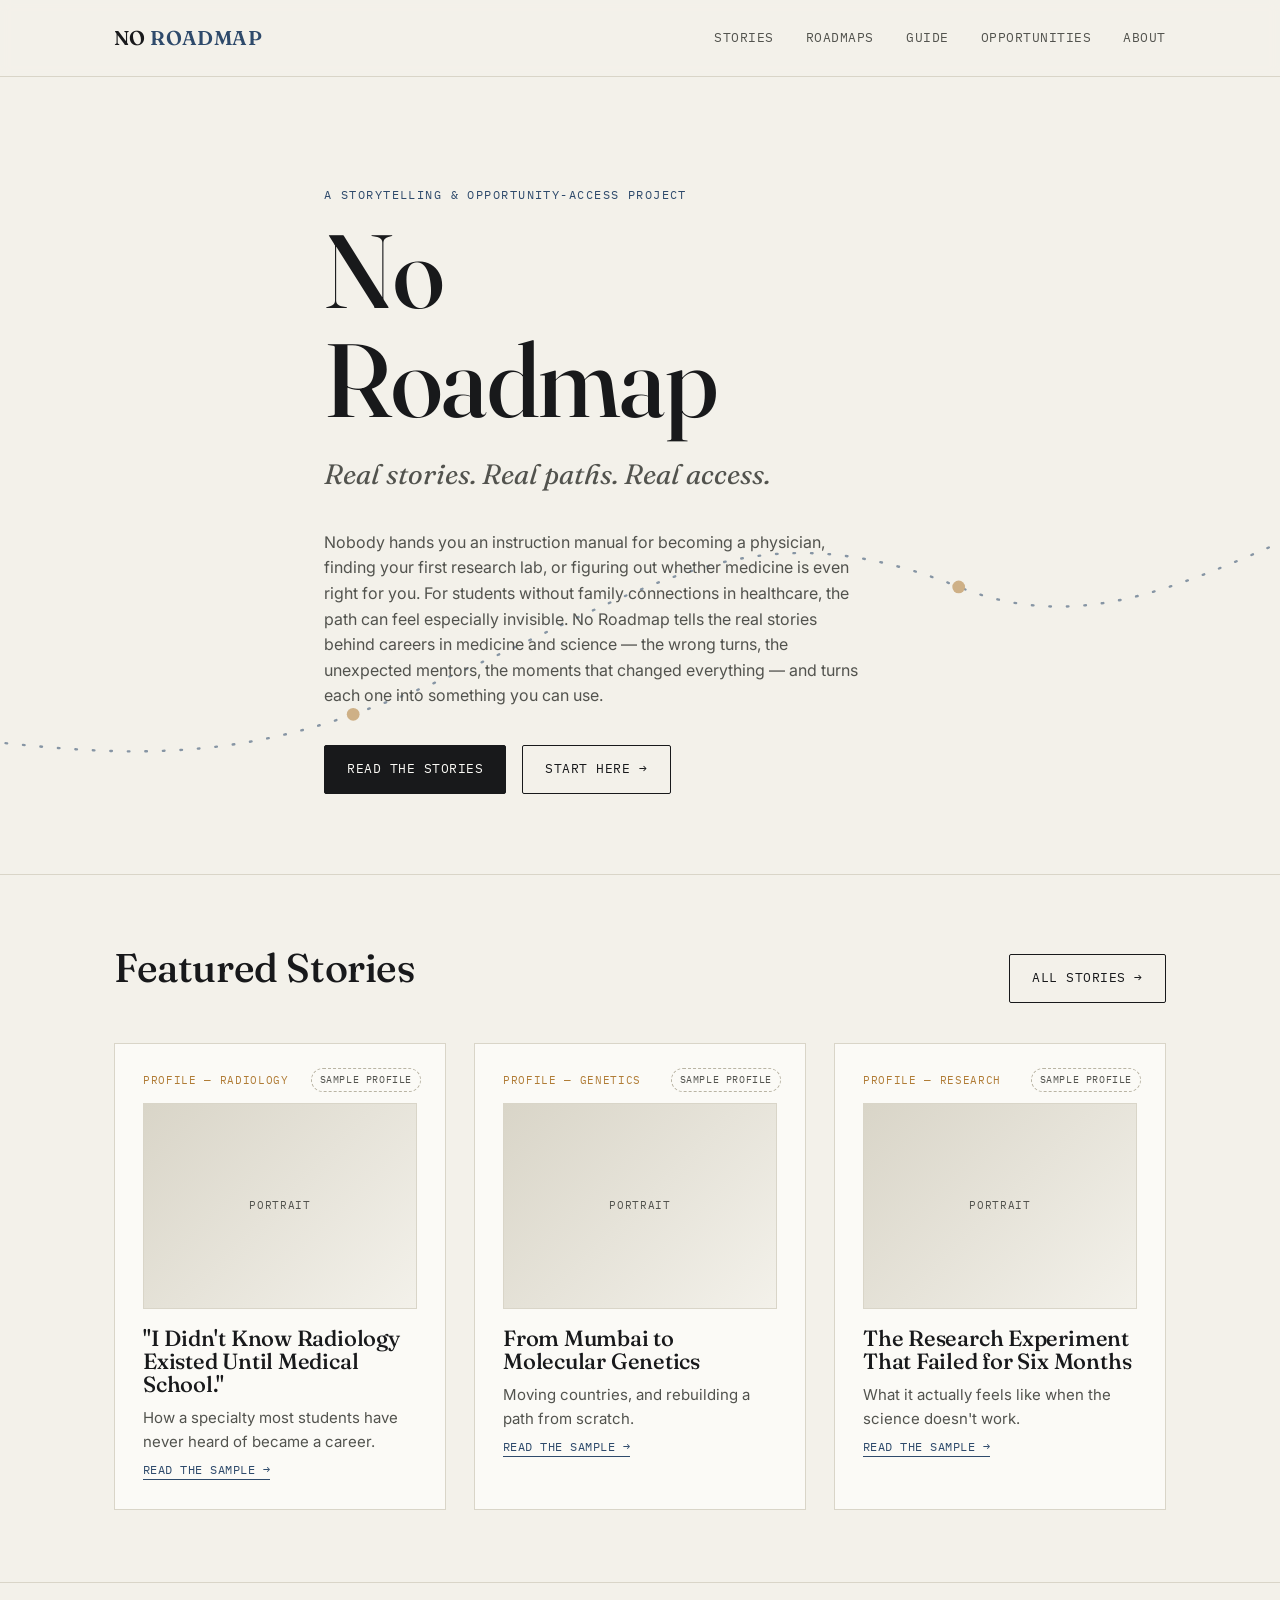
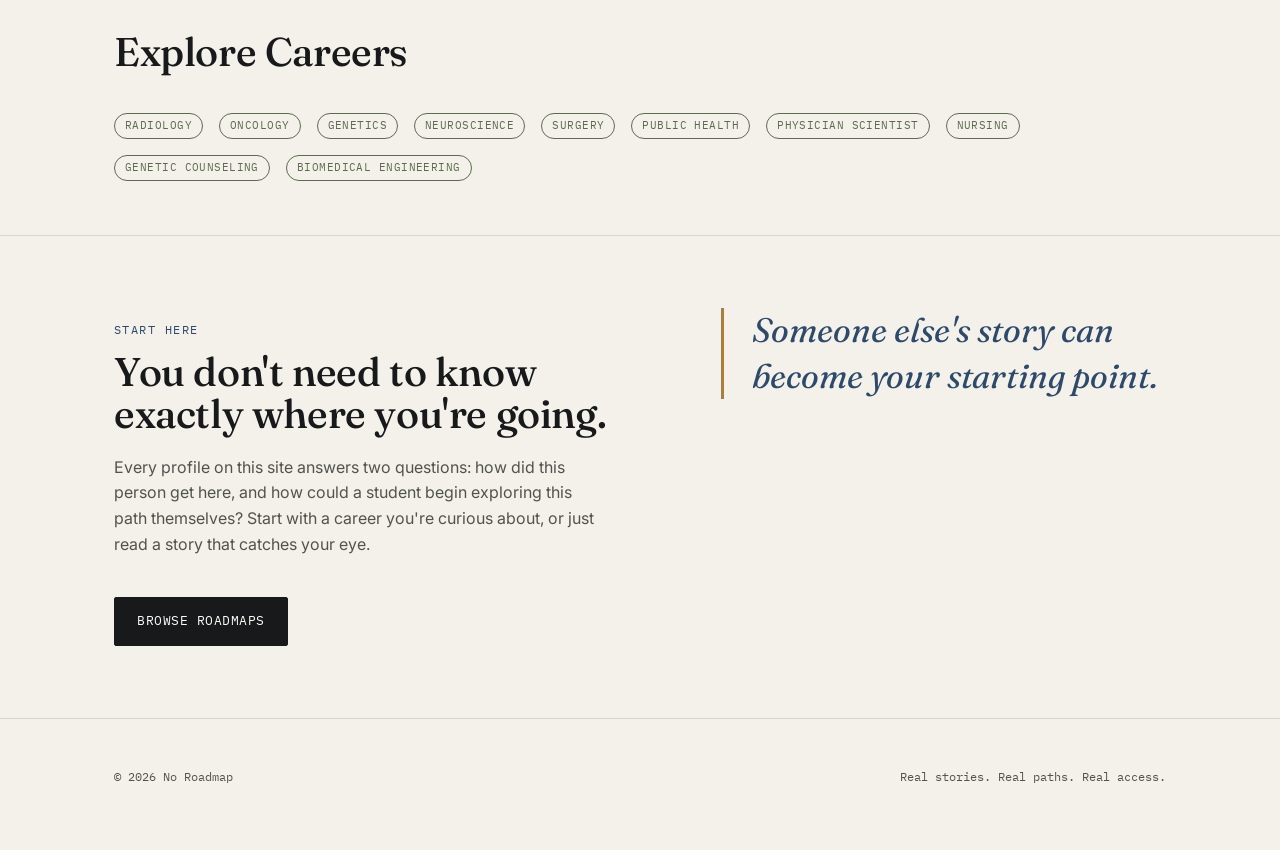
<file: index.html>
<!DOCTYPE html>
<html lang="en">
<head>
<meta charset="UTF-8">
<meta name="viewport" content="width=device-width, initial-scale=1.0">
<title>No Roadmap — Real stories. Real paths. Real access.</title>
<meta name="description" content="No Roadmap tells the real stories behind careers in medicine and science, then turns each one into a practical roadmap for students without a built-in path — cold email templates, opportunity databases, and career guides included.">
<link rel="canonical" href="https://noroadmap.github.io/">
<link rel="icon" type="image/png" href="assets/favicon.png">
<meta property="og:type" content="website">
<meta property="og:title" content="No Roadmap — Real stories. Real paths. Real access.">
<meta property="og:description" content="No Roadmap tells the real stories behind careers in medicine and science, then turns each one into a practical roadmap for students without a built-in path — cold email templates, opportunity databases, and career guides included.">
<meta property="og:url" content="https://noroadmap.github.io/">
<meta property="og:image" content="https://noroadmap.github.io/assets/og-image.png">
<meta name="twitter:card" content="summary_large_image">
<meta name="twitter:title" content="No Roadmap — Real stories. Real paths. Real access.">
<meta name="twitter:description" content="No Roadmap tells the real stories behind careers in medicine and science, then turns each one into a practical roadmap for students without a built-in path — cold email templates, opportunity databases, and career guides included.">
<meta name="twitter:image" content="https://noroadmap.github.io/assets/og-image.png">
<meta name="google-site-verification" content="lZXJpJLp1IcTM_DKeXigPgIDDqXGiuRQXWkP7H-kdgY" />
<link rel="stylesheet" href="styles.css">
</head>
<body>

<nav class="site-nav">
  <div class="wrap">
    <a href="index.html" class="wordmark">NO <span>ROADMAP</span></a>
    <ul class="nav-links" id="navLinks">
      <li><a href="stories.html">Stories</a></li>
      <li><a href="roadmaps.html">Roadmaps</a></li>
      <li><a href="guide.html">Guide</a></li>
      <li><a href="opportunities.html">Opportunities</a></li>
      <li><a href="about.html">About</a></li>
    </ul>
    <button class="nav-toggle" id="navToggle" aria-label="Toggle menu">MENU</button>
  </div>
</nav>

<header class="hero">
  <svg class="hero-route" viewBox="0 0 1200 500" preserveAspectRatio="xMidYMid slice" xmlns="http://www.w3.org/2000/svg">
    <path d="M -50 420 C 150 380, 250 460, 420 400 S 650 260, 800 320 S 1050 200, 1300 240"
          fill="none" stroke="#2E4A6B" stroke-width="1.5" stroke-dasharray="1 10" stroke-linecap="round"/>
    <circle cx="420" cy="400" r="4" fill="#B07C36"/>
    <circle cx="800" cy="320" r="4" fill="#B07C36"/>
    <circle cx="1050" cy="200" r="4" fill="#2E4A6B"/>
  </svg>
  <div class="wrap hero-inner">
    <p class="eyebrow">A storytelling &amp; opportunity-access project</p>
    <h1>No<br>Roadmap</h1>
    <p class="lede">Real stories. Real paths. Real access.</p>
    <p style="max-width:540px; color:var(--ink-soft); margin-bottom:36px;">
      Nobody hands you an instruction manual for becoming a physician, finding your first research lab, or figuring out whether medicine is even right for you. For students without family connections in healthcare, the path can feel especially invisible.
      No Roadmap tells the real stories behind careers in medicine and science — the wrong turns, the unexpected mentors, the moments that changed everything — and turns each one into something you can use.
    </p>
    <div class="hero-actions">
      <a href="stories.html" class="btn btn-primary">Read the Stories</a>
      <a href="roadmaps.html" class="btn btn-ghost">Start Here →</a>
    </div>
  </div>
</header>

<hr class="rule">

<section>
  <div class="wrap">
    <div class="section-head">
      <h2>Featured Stories</h2>
      <a href="stories.html" class="btn btn-ghost">All stories →</a>
    </div>
    <div class="grid">

      <div class="card">
        <span class="status-pill">Sample Profile</span>
        <span class="card-mark">PROFILE — RADIOLOGY</span>
        <div class="card-photo">Portrait</div>
        <h3>"I Didn't Know Radiology Existed Until Medical School."</h3>
        <p>How a specialty most students have never heard of became a career.</p>
        <a class="card-link" href="story-radiology.html">Read the sample →</a>
      </div>

      <div class="card">
        <span class="status-pill">Sample Profile</span>
        <span class="card-mark">PROFILE — GENETICS</span>
        <div class="card-photo">Portrait</div>
        <h3>From Mumbai to Molecular Genetics</h3>
        <p>Moving countries, and rebuilding a path from scratch.</p>
        <a class="card-link" href="story-genetics.html">Read the sample →</a>
      </div>

      <div class="card">
        <span class="status-pill">Sample Profile</span>
        <span class="card-mark">PROFILE — RESEARCH</span>
        <div class="card-photo">Portrait</div>
        <h3>The Research Experiment That Failed for Six Months</h3>
        <p>What it actually feels like when the science doesn't work.</p>
        <a class="card-link" href="story-research.html">Read the sample →</a>
      </div>

    </div>
  </div>
</section>

<hr class="rule">

<section class="section-tight">
  <div class="wrap">
    <div class="section-head">
      <h2>Explore Careers</h2>
    </div>
    <div style="display:flex; flex-wrap:wrap; gap:10px;">
      <span class="tag">Radiology</span>
      <span class="tag">Oncology</span>
      <span class="tag">Genetics</span>
      <span class="tag">Neuroscience</span>
      <span class="tag">Surgery</span>
      <span class="tag">Public Health</span>
      <span class="tag">Physician Scientist</span>
      <span class="tag">Nursing</span>
      <span class="tag">Genetic Counseling</span>
      <span class="tag">Biomedical Engineering</span>
    </div>
  </div>
</section>

<hr class="rule">

<section>
  <div class="wrap two-col">
    <div>
      <p class="eyebrow">Start Here</p>
      <h2 style="font-size:clamp(28px,4vw,40px); margin:12px 0 20px;">You don't need to know exactly where you're going.</h2>
      <p style="color:var(--ink-soft); max-width:480px;">Every profile on this site answers two questions: how did this person get here, and how could a student begin exploring this path themselves? Start with a career you're curious about, or just read a story that catches your eye.</p>
      <a href="roadmaps.html" class="btn btn-primary" style="margin-top:24px;">Browse Roadmaps</a>
    </div>
    <blockquote class="pull-quote">
      Someone else's story can become your starting point.
    </blockquote>
  </div>
</section>

<footer>
  <div class="wrap">
    <span>© 2026 No Roadmap</span>
    <span>Real stories. Real paths. Real access.</span>
  </div>
</footer>

<script src="script.js"></script>
</body>
</html>
</file>
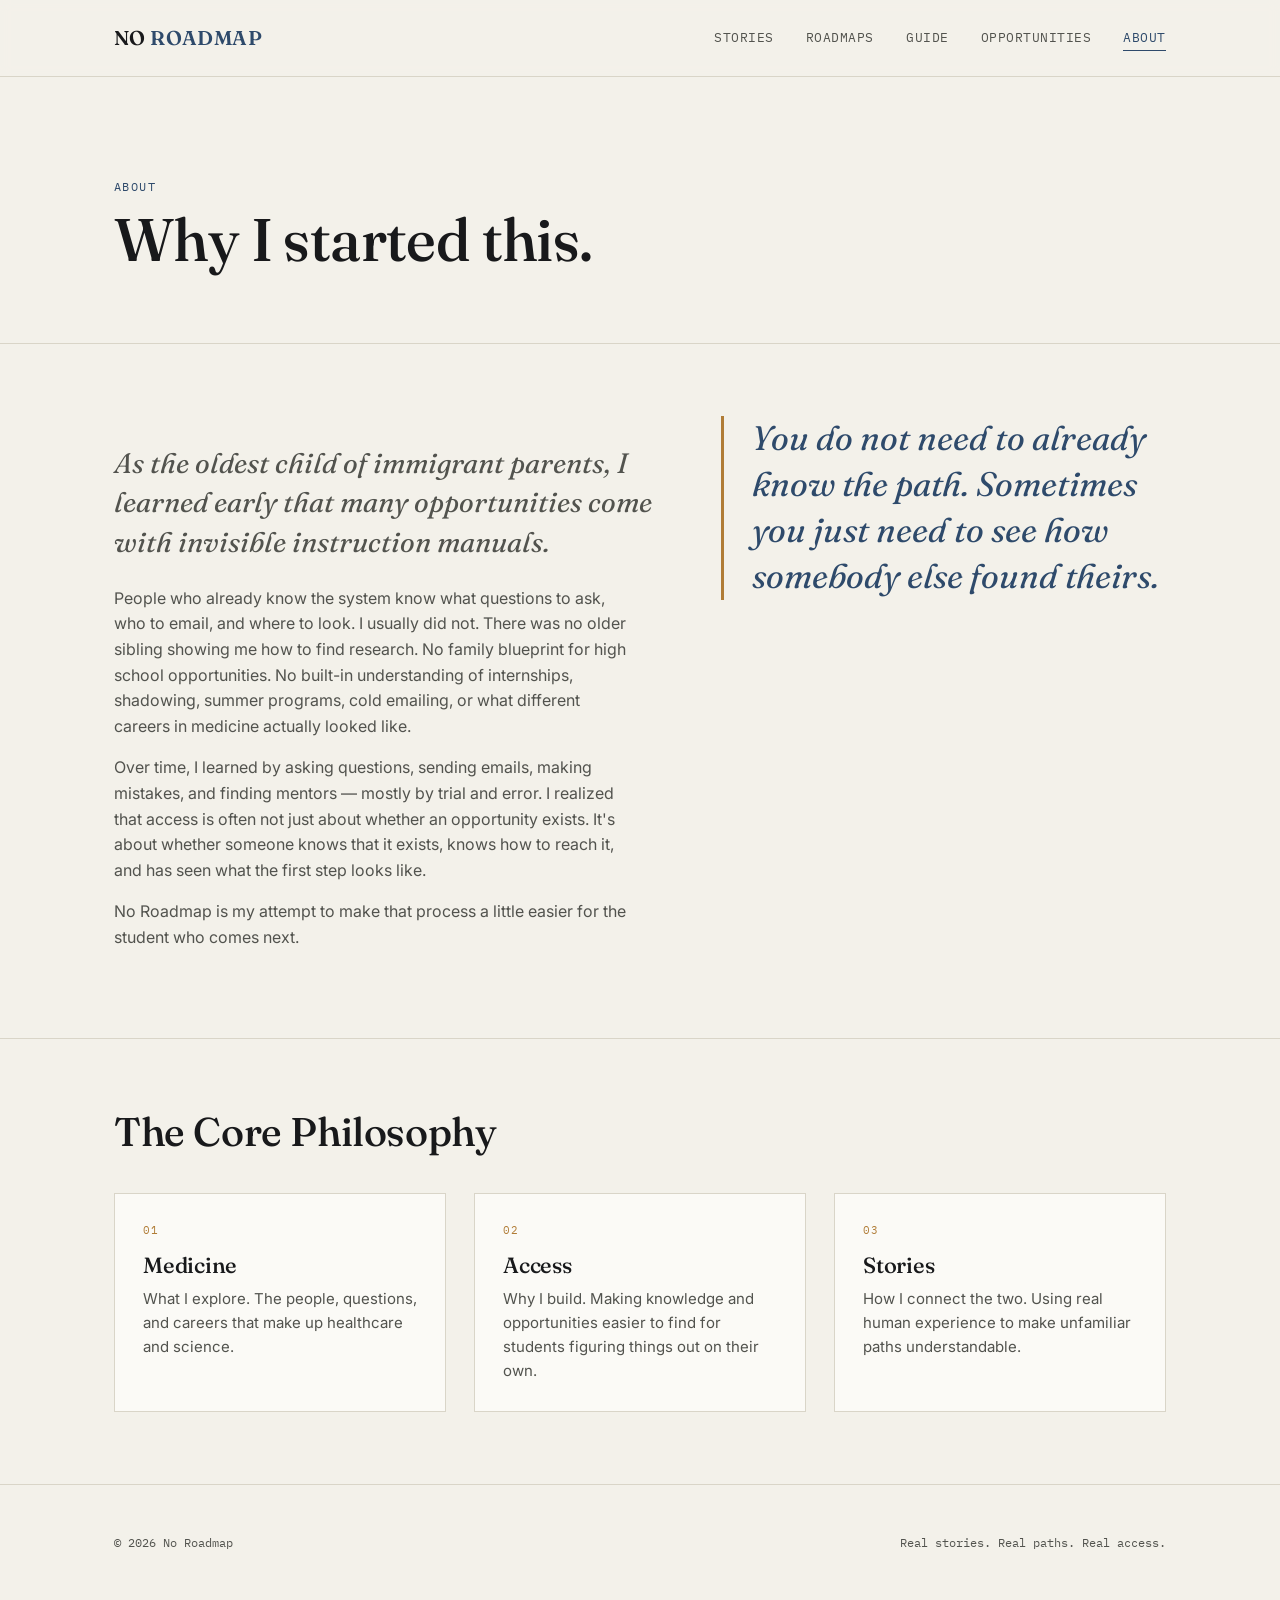
<file: about.html>
<!DOCTYPE html>
<html lang="en">
<head>
<meta charset="UTF-8">
<meta name="viewport" content="width=device-width, initial-scale=1.0">
<title>About — No Roadmap</title>
<link rel="stylesheet" href="styles.css">
</head>
<body>

<nav class="site-nav">
  <div class="wrap">
    <a href="index.html" class="wordmark">NO <span>ROADMAP</span></a>
    <ul class="nav-links" id="navLinks">
      <li><a href="stories.html">Stories</a></li>
      <li><a href="roadmaps.html">Roadmaps</a></li>
      <li><a href="guide.html">Guide</a></li>
      <li><a href="opportunities.html">Opportunities</a></li>
      <li><a href="about.html" aria-current="page">About</a></li>
    </ul>
    <button class="nav-toggle" id="navToggle" aria-label="Toggle menu">MENU</button>
  </div>
</nav>

<header class="section-tight">
  <div class="wrap" style="padding-top:40px;">
    <p class="eyebrow">About</p>
    <h1 style="font-size:clamp(36px,6vw,60px); margin:12px 0 24px;">Why I started this.</h1>
  </div>
</header>

<hr class="rule">

<section>
  <div class="wrap two-col">
    <div>
      <p class="lede" style="margin-bottom:24px;">As the oldest child of immigrant parents, I learned early that many opportunities come with invisible instruction manuals.</p>
      <p style="color:var(--ink-soft); max-width:520px;">
        People who already know the system know what questions to ask, who to email, and where to look. I usually did not. There was no older sibling showing me how to find research. No family blueprint for high school opportunities. No built-in understanding of internships, shadowing, summer programs, cold emailing, or what different careers in medicine actually looked like.
      </p>
      <p style="color:var(--ink-soft); max-width:520px;">
        Over time, I learned by asking questions, sending emails, making mistakes, and finding mentors — mostly by trial and error. I realized that access is often not just about whether an opportunity exists. It's about whether someone knows that it exists, knows how to reach it, and has seen what the first step looks like.
      </p>
      <p style="color:var(--ink-soft); max-width:520px;">
        No Roadmap is my attempt to make that process a little easier for the student who comes next.
      </p>
    </div>
    <blockquote class="pull-quote">
      You do not need to already know the path. Sometimes you just need to see how somebody else found theirs.
    </blockquote>
  </div>
</section>

<hr class="rule">

<section>
  <div class="wrap">
    <div class="section-head"><h2>The Core Philosophy</h2></div>
    <div class="grid">
      <div class="card">
        <span class="card-mark">01</span>
        <h3>Medicine</h3>
        <p>What I explore. The people, questions, and careers that make up healthcare and science.</p>
      </div>
      <div class="card">
        <span class="card-mark">02</span>
        <h3>Access</h3>
        <p>Why I build. Making knowledge and opportunities easier to find for students figuring things out on their own.</p>
      </div>
      <div class="card">
        <span class="card-mark">03</span>
        <h3>Stories</h3>
        <p>How I connect the two. Using real human experience to make unfamiliar paths understandable.</p>
      </div>
    </div>
  </div>
</section>

<footer>
  <div class="wrap">
    <span>© 2026 No Roadmap</span>
    <span>Real stories. Real paths. Real access.</span>
  </div>
</footer>

<script src="script.js"></script>
</body>
</html>
</file>
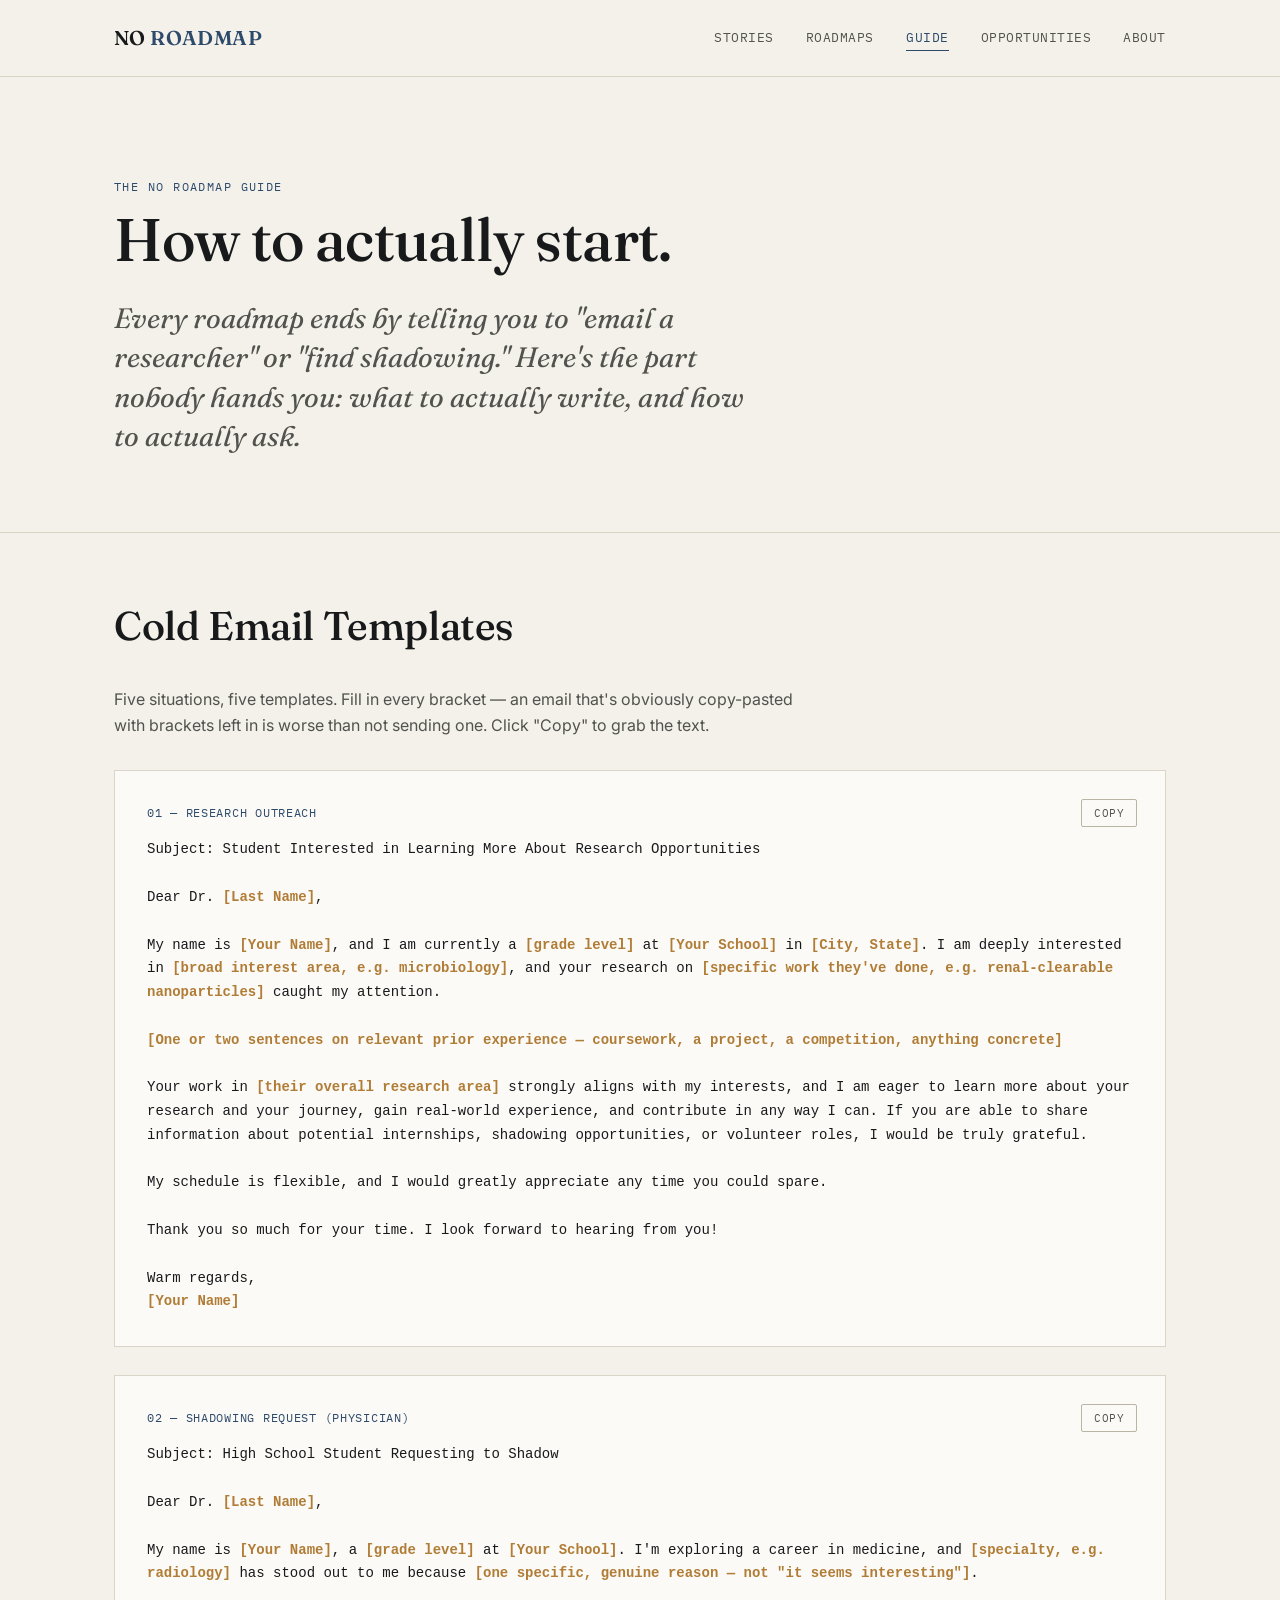
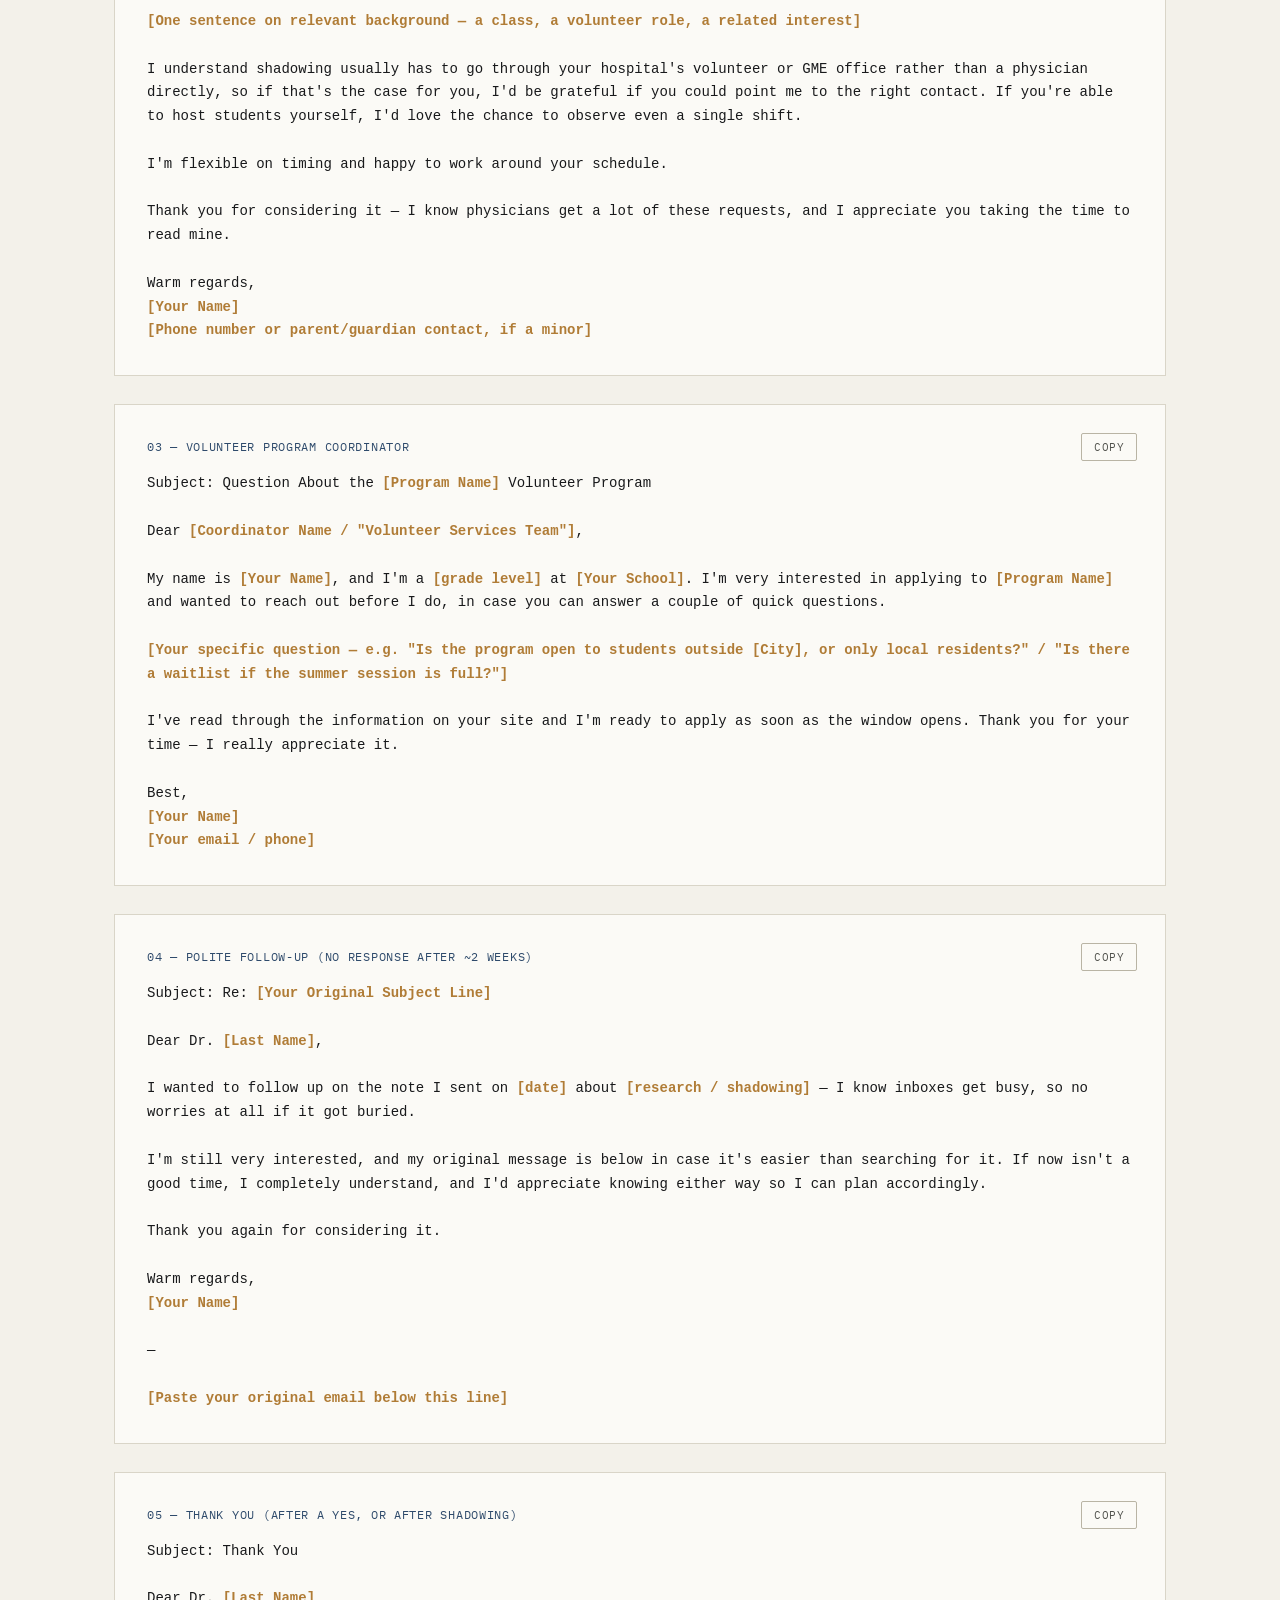
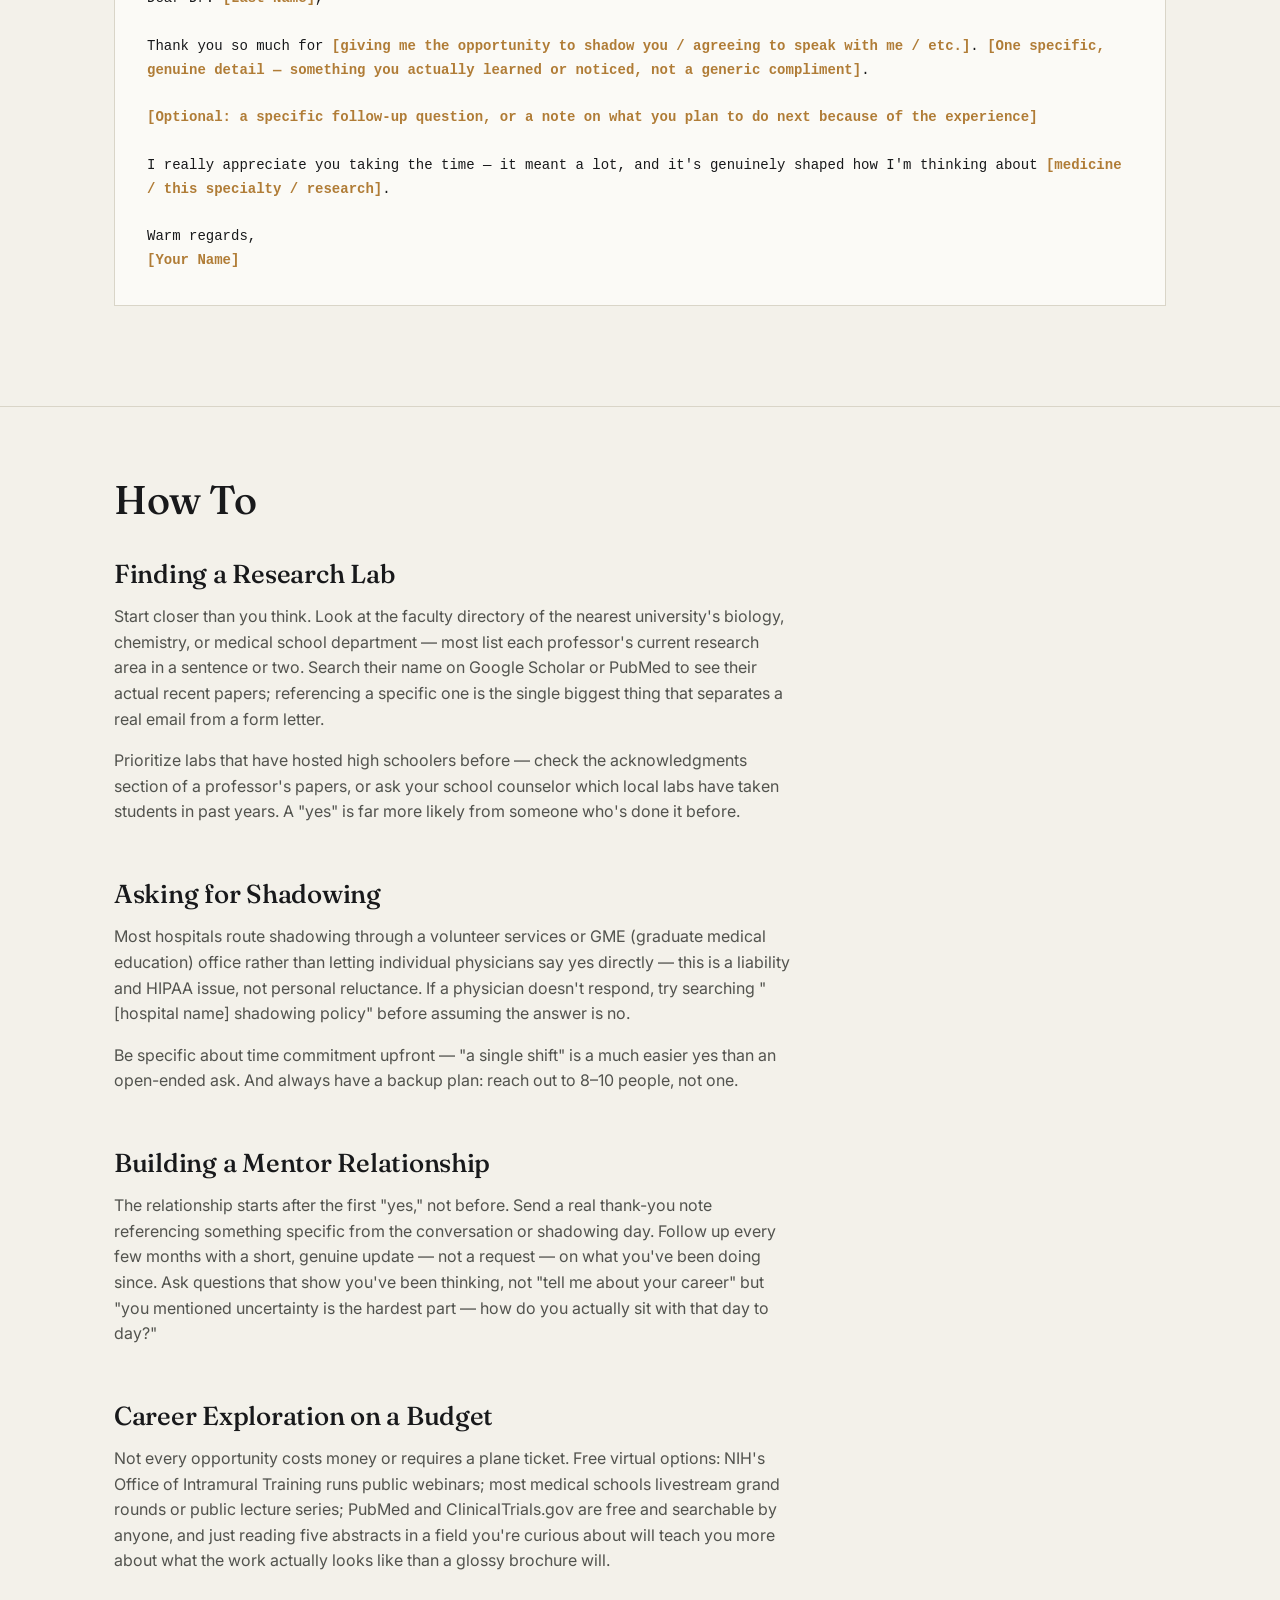
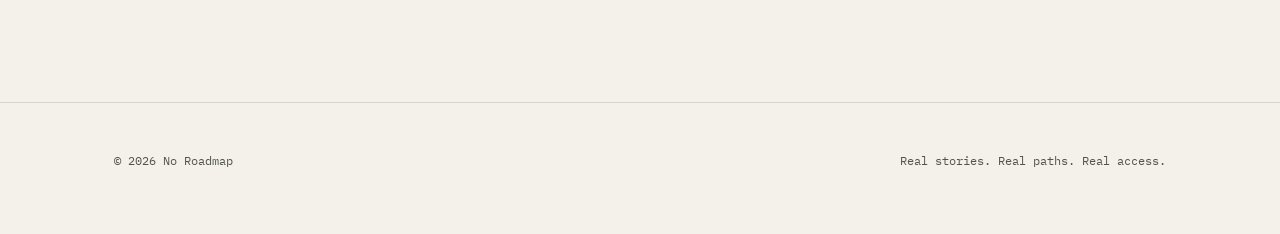
<file: guide.html>
<!DOCTYPE html>
<html lang="en">
<head>
<meta charset="UTF-8">
<meta name="viewport" content="width=device-width, initial-scale=1.0">
<title>The Guide — No Roadmap</title>
<link rel="stylesheet" href="styles.css">
</head>
<body>

<nav class="site-nav">
  <div class="wrap">
    <a href="index.html" class="wordmark">NO <span>ROADMAP</span></a>
    <ul class="nav-links" id="navLinks">
      <li><a href="stories.html">Stories</a></li>
      <li><a href="roadmaps.html">Roadmaps</a></li>
      <li><a href="guide.html" aria-current="page">Guide</a></li>
      <li><a href="opportunities.html">Opportunities</a></li>
      <li><a href="about.html">About</a></li>
    </ul>
    <button class="nav-toggle" id="navToggle" aria-label="Toggle menu">MENU</button>
  </div>
</nav>

<header class="section-tight">
  <div class="wrap" style="padding-top:40px;">
    <p class="eyebrow">The No Roadmap Guide</p>
    <h1 style="font-size:clamp(36px,6vw,60px); margin:12px 0 24px;">How to actually start.</h1>
    <p class="lede" style="max-width:640px;">Every roadmap ends by telling you to "email a researcher" or "find shadowing." Here's the part nobody hands you: what to actually write, and how to actually ask.</p>
  </div>
</header>

<hr class="rule">

<section>
  <div class="wrap">
    <div class="section-head"><h2>Cold Email Templates</h2></div>
    <p style="color:var(--ink-soft); max-width:680px; margin-bottom:32px;">Five situations, five templates. Fill in every bracket — an email that's obviously copy-pasted with brackets left in is worse than not sending one. Click "Copy" to grab the text.</p>

    <div class="template-card">
      <span class="template-title">01 — Research Outreach</span>
      <div class="template-body" id="tpl1">Subject: Student Interested in Learning More About Research Opportunities

Dear Dr. <span class="fill">[Last Name]</span>,

My name is <span class="fill">[Your Name]</span>, and I am currently a <span class="fill">[grade level]</span> at <span class="fill">[Your School]</span> in <span class="fill">[City, State]</span>. I am deeply interested in <span class="fill">[broad interest area, e.g. microbiology]</span>, and your research on <span class="fill">[specific work they've done, e.g. renal-clearable nanoparticles]</span> caught my attention.

<span class="fill">[One or two sentences on relevant prior experience — coursework, a project, a competition, anything concrete]</span>

Your work in <span class="fill">[their overall research area]</span> strongly aligns with my interests, and I am eager to learn more about your research and your journey, gain real-world experience, and contribute in any way I can. If you are able to share information about potential internships, shadowing opportunities, or volunteer roles, I would be truly grateful.

My schedule is flexible, and I would greatly appreciate any time you could spare.

Thank you so much for your time. I look forward to hearing from you!

Warm regards,
<span class="fill">[Your Name]</span></div>
      <button class="copy-btn" onclick="copyTemplate('tpl1', this)">Copy</button>
    </div>

    <div class="template-card">
      <span class="template-title">02 — Shadowing Request (Physician)</span>
      <div class="template-body" id="tpl2">Subject: High School Student Requesting to Shadow

Dear Dr. <span class="fill">[Last Name]</span>,

My name is <span class="fill">[Your Name]</span>, a <span class="fill">[grade level]</span> at <span class="fill">[Your School]</span>. I'm exploring a career in medicine, and <span class="fill">[specialty, e.g. radiology]</span> has stood out to me because <span class="fill">[one specific, genuine reason — not "it seems interesting"]</span>.

<span class="fill">[One sentence on relevant background — a class, a volunteer role, a related interest]</span>

I understand shadowing usually has to go through your hospital's volunteer or GME office rather than a physician directly, so if that's the case for you, I'd be grateful if you could point me to the right contact. If you're able to host students yourself, I'd love the chance to observe even a single shift.

I'm flexible on timing and happy to work around your schedule.

Thank you for considering it — I know physicians get a lot of these requests, and I appreciate you taking the time to read mine.

Warm regards,
<span class="fill">[Your Name]</span>
<span class="fill">[Phone number or parent/guardian contact, if a minor]</span></div>
      <button class="copy-btn" onclick="copyTemplate('tpl2', this)">Copy</button>
    </div>

    <div class="template-card">
      <span class="template-title">03 — Volunteer Program Coordinator</span>
      <div class="template-body" id="tpl3">Subject: Question About the <span class="fill">[Program Name]</span> Volunteer Program

Dear <span class="fill">[Coordinator Name / "Volunteer Services Team"]</span>,

My name is <span class="fill">[Your Name]</span>, and I'm a <span class="fill">[grade level]</span> at <span class="fill">[Your School]</span>. I'm very interested in applying to <span class="fill">[Program Name]</span> and wanted to reach out before I do, in case you can answer a couple of quick questions.

<span class="fill">[Your specific question — e.g. "Is the program open to students outside [City], or only local residents?" / "Is there a waitlist if the summer session is full?"]</span>

I've read through the information on your site and I'm ready to apply as soon as the window opens. Thank you for your time — I really appreciate it.

Best,
<span class="fill">[Your Name]</span>
<span class="fill">[Your email / phone]</span></div>
      <button class="copy-btn" onclick="copyTemplate('tpl3', this)">Copy</button>
    </div>

    <div class="template-card">
      <span class="template-title">04 — Polite Follow-Up (No Response After ~2 Weeks)</span>
      <div class="template-body" id="tpl4">Subject: Re: <span class="fill">[Your Original Subject Line]</span>

Dear Dr. <span class="fill">[Last Name]</span>,

I wanted to follow up on the note I sent on <span class="fill">[date]</span> about <span class="fill">[research / shadowing]</span> — I know inboxes get busy, so no worries at all if it got buried.

I'm still very interested, and my original message is below in case it's easier than searching for it. If now isn't a good time, I completely understand, and I'd appreciate knowing either way so I can plan accordingly.

Thank you again for considering it.

Warm regards,
<span class="fill">[Your Name]</span>

—

<span class="fill">[Paste your original email below this line]</span></div>
      <button class="copy-btn" onclick="copyTemplate('tpl4', this)">Copy</button>
    </div>

    <div class="template-card">
      <span class="template-title">05 — Thank You (After a Yes, or After Shadowing)</span>
      <div class="template-body" id="tpl5">Subject: Thank You

Dear Dr. <span class="fill">[Last Name]</span>,

Thank you so much for <span class="fill">[giving me the opportunity to shadow you / agreeing to speak with me / etc.]</span>. <span class="fill">[One specific, genuine detail — something you actually learned or noticed, not a generic compliment]</span>.

<span class="fill">[Optional: a specific follow-up question, or a note on what you plan to do next because of the experience]</span>

I really appreciate you taking the time — it meant a lot, and it's genuinely shaped how I'm thinking about <span class="fill">[medicine / this specialty / research]</span>.

Warm regards,
<span class="fill">[Your Name]</span></div>
      <button class="copy-btn" onclick="copyTemplate('tpl5', this)">Copy</button>
    </div>

  </div>
</section>

<hr class="rule">

<section>
  <div class="wrap">
    <div class="section-head"><h2>How To</h2></div>

    <div class="guide-block">
      <h3>Finding a Research Lab</h3>
      <p>Start closer than you think. Look at the faculty directory of the nearest university's biology, chemistry, or medical school department — most list each professor's current research area in a sentence or two. Search their name on Google Scholar or PubMed to see their actual recent papers; referencing a specific one is the single biggest thing that separates a real email from a form letter.</p>
      <p>Prioritize labs that have hosted high schoolers before — check the acknowledgments section of a professor's papers, or ask your school counselor which local labs have taken students in past years. A "yes" is far more likely from someone who's done it before.</p>
    </div>

    <div class="guide-block">
      <h3>Asking for Shadowing</h3>
      <p>Most hospitals route shadowing through a volunteer services or GME (graduate medical education) office rather than letting individual physicians say yes directly — this is a liability and HIPAA issue, not personal reluctance. If a physician doesn't respond, try searching "[hospital name] shadowing policy" before assuming the answer is no.</p>
      <p>Be specific about time commitment upfront — "a single shift" is a much easier yes than an open-ended ask. And always have a backup plan: reach out to 8–10 people, not one.</p>
    </div>

    <div class="guide-block">
      <h3>Building a Mentor Relationship</h3>
      <p>The relationship starts after the first "yes," not before. Send a real thank-you note referencing something specific from the conversation or shadowing day. Follow up every few months with a short, genuine update — not a request — on what you've been doing since. Ask questions that show you've been thinking, not "tell me about your career" but "you mentioned uncertainty is the hardest part — how do you actually sit with that day to day?"</p>
    </div>

    <div class="guide-block">
      <h3>Career Exploration on a Budget</h3>
      <p>Not every opportunity costs money or requires a plane ticket. Free virtual options: NIH's Office of Intramural Training runs public webinars; most medical schools livestream grand rounds or public lecture series; PubMed and ClinicalTrials.gov are free and searchable by anyone, and just reading five abstracts in a field you're curious about will teach you more about what the work actually looks like than a glossy brochure will.</p>
    </div>

  </div>
</section>

<footer>
  <div class="wrap">
    <span>© 2026 No Roadmap</span>
    <span>Real stories. Real paths. Real access.</span>
  </div>
</footer>

<script src="script.js"></script>
<script>
function copyTemplate(id, btn) {
  const el = document.getElementById(id);
  const text = el.innerText;
  navigator.clipboard.writeText(text).then(() => {
    const original = btn.textContent;
    btn.textContent = 'Copied';
    setTimeout(() => { btn.textContent = original; }, 1500);
  });
}
</script>
</body>
</html>
</file>
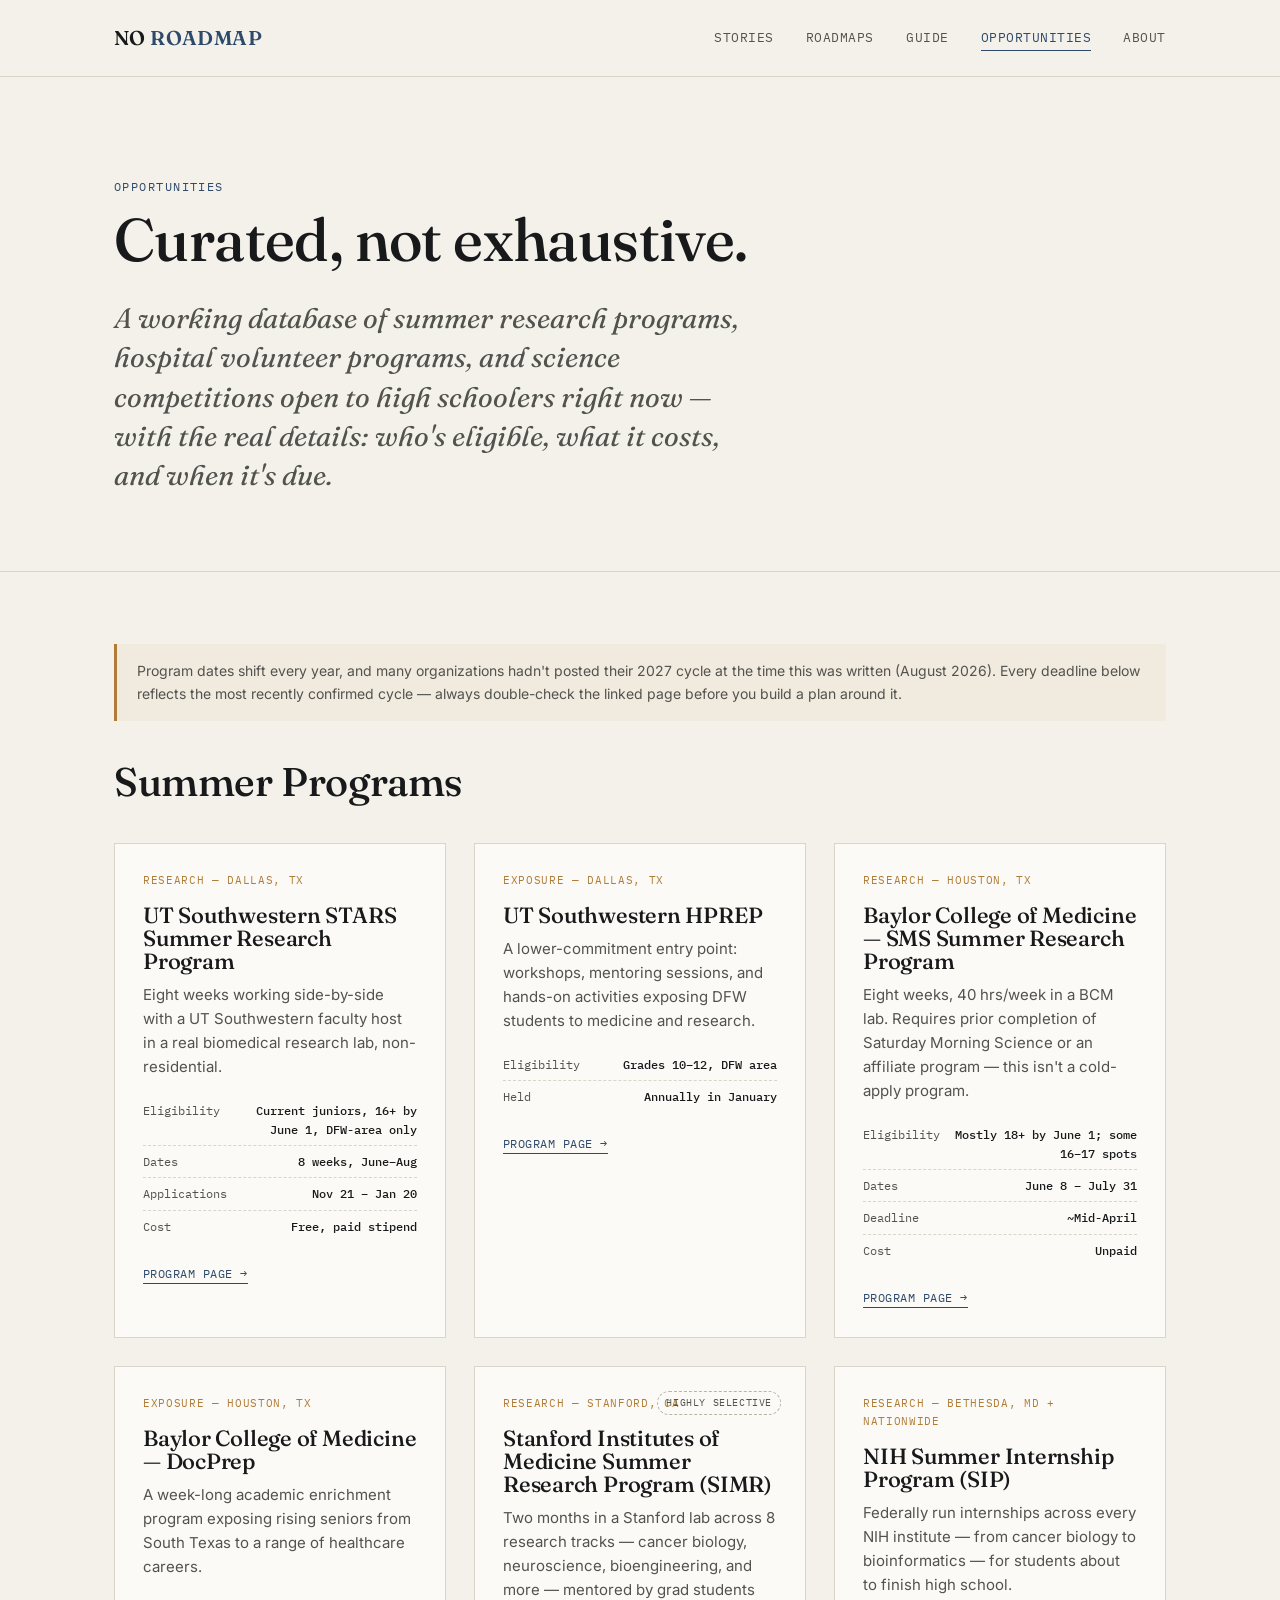
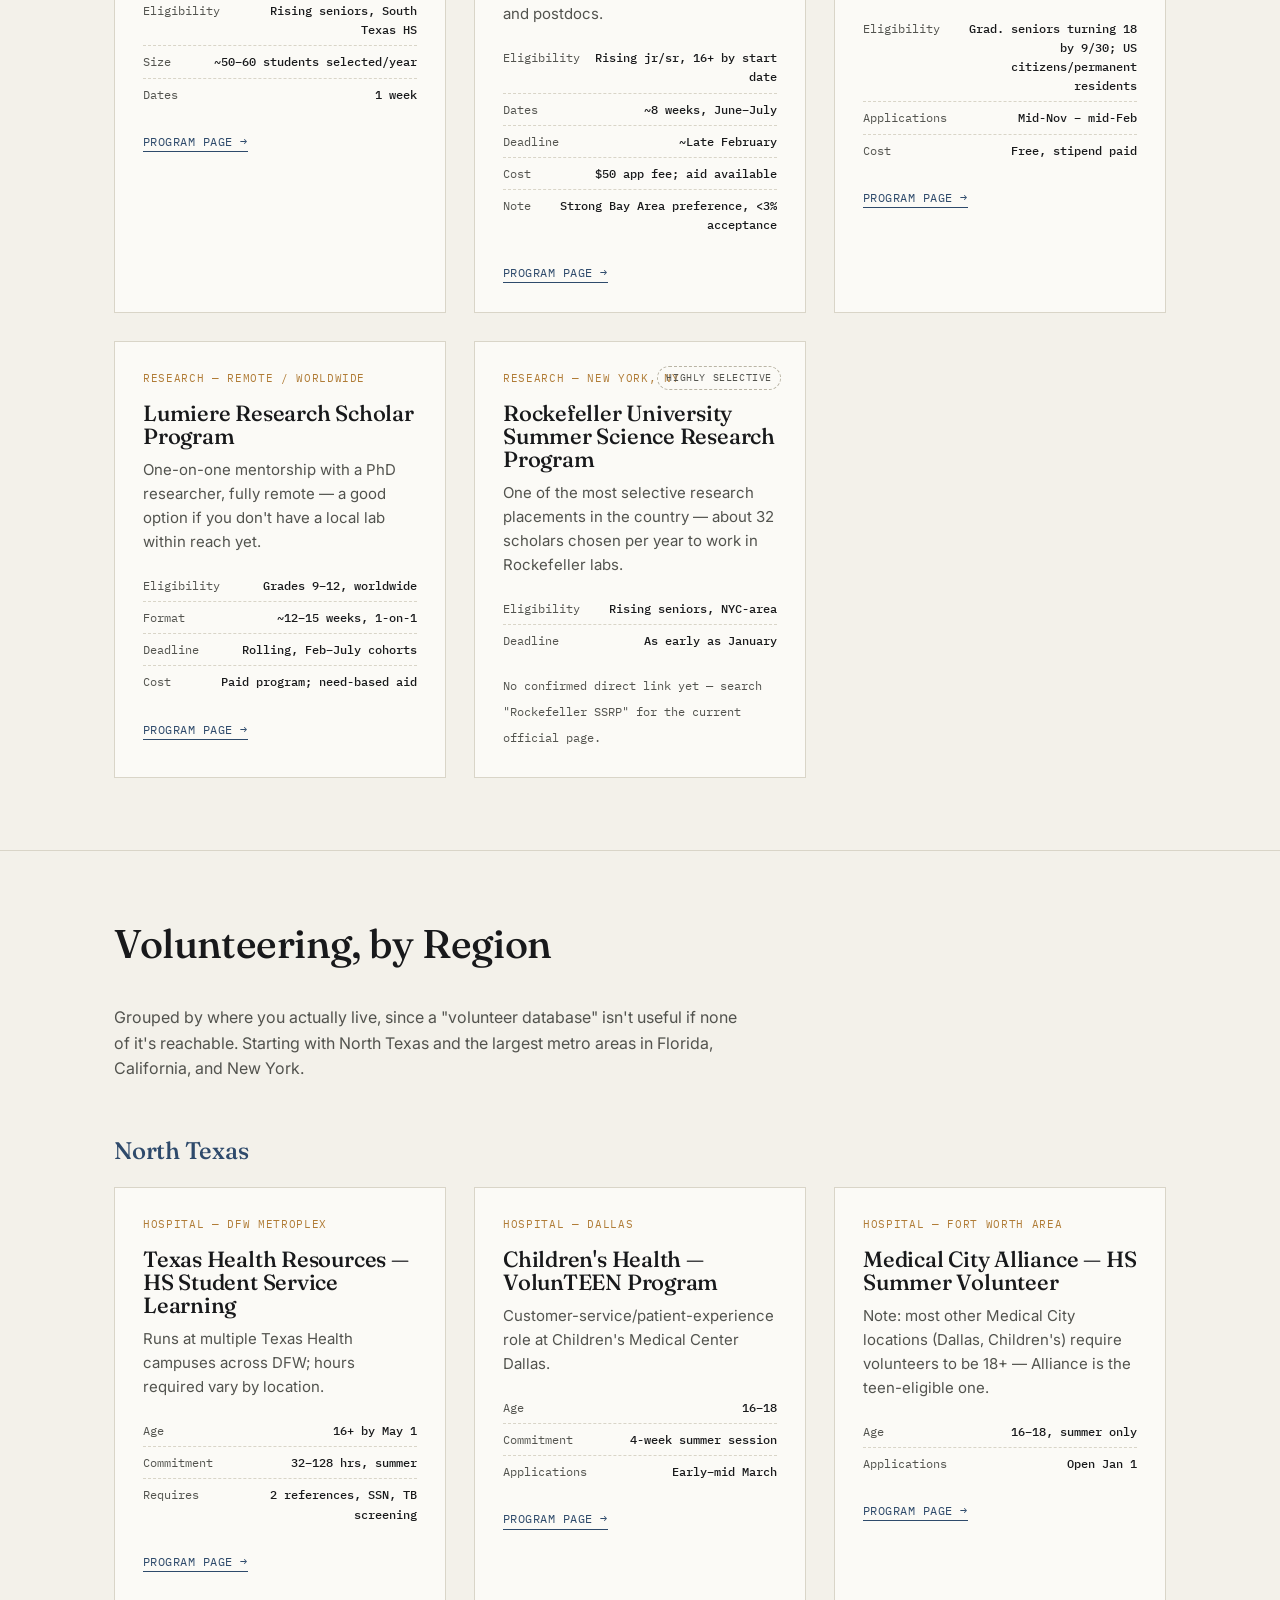
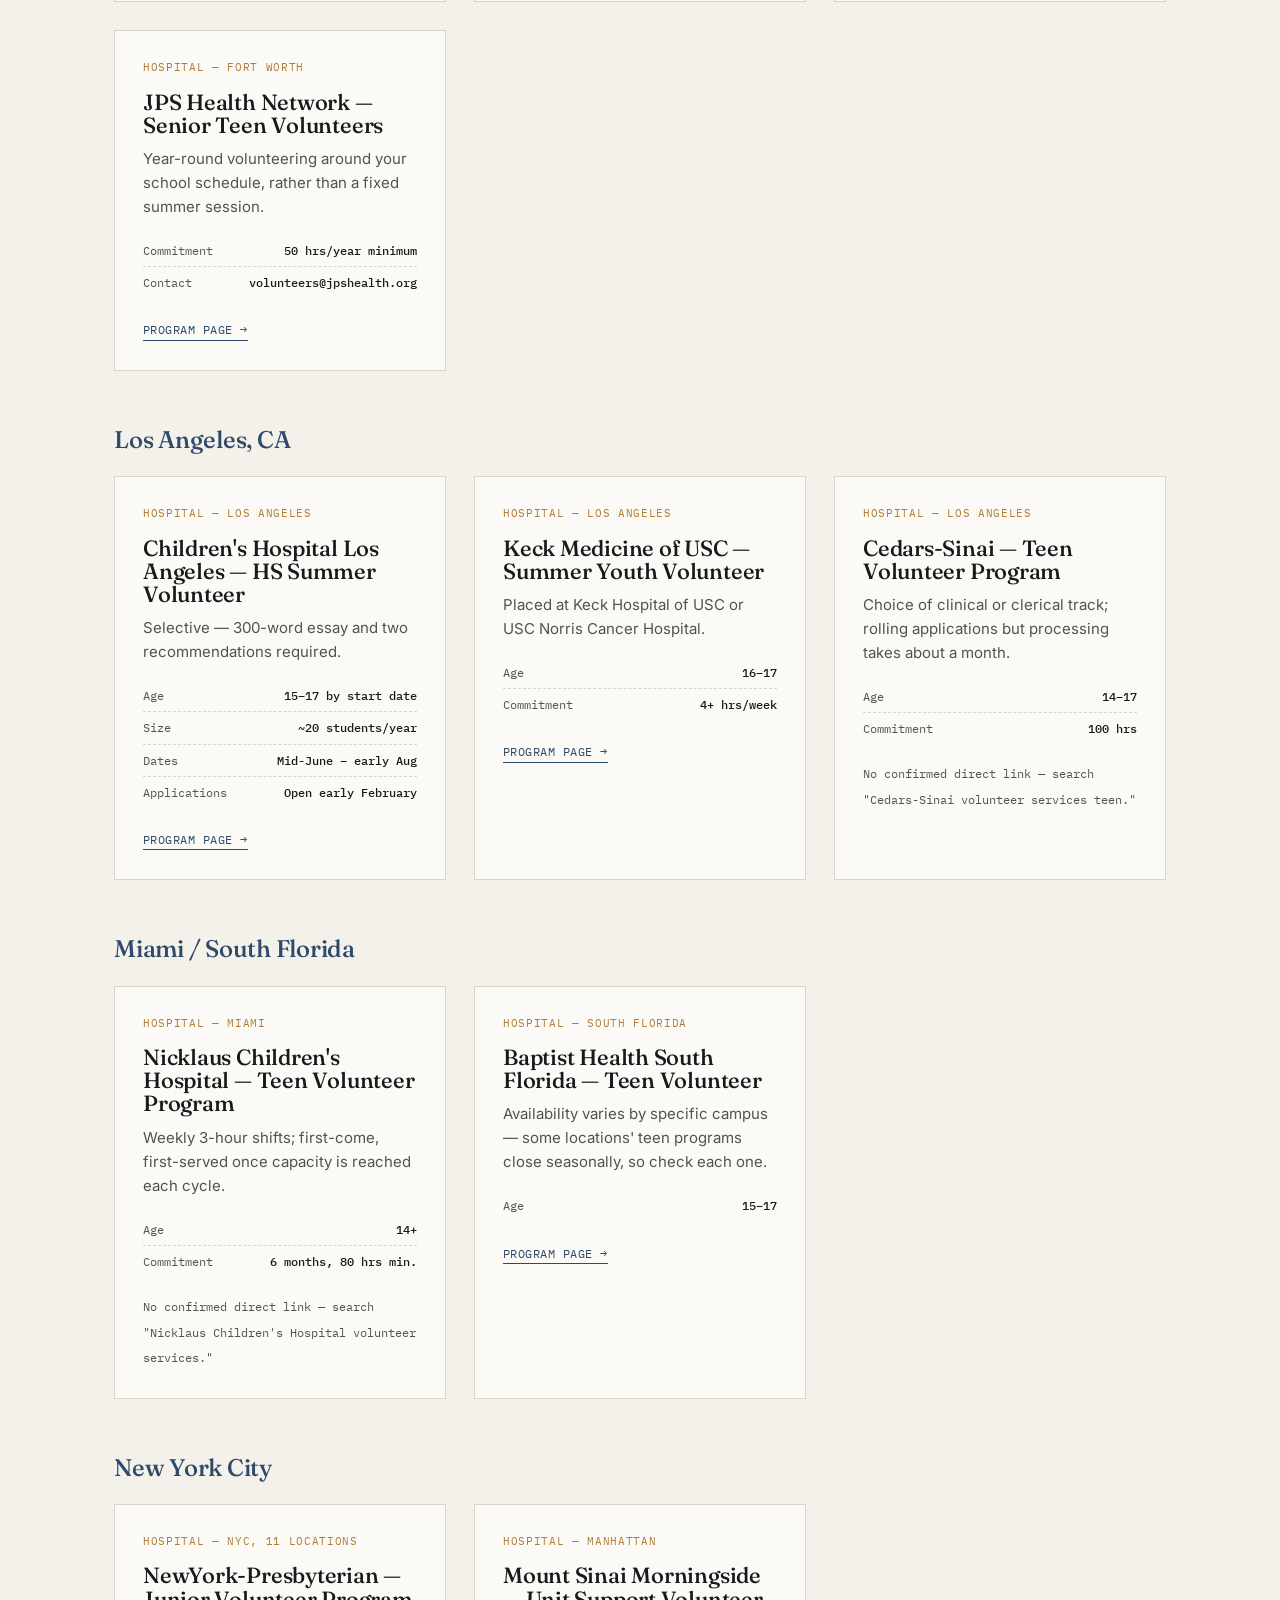
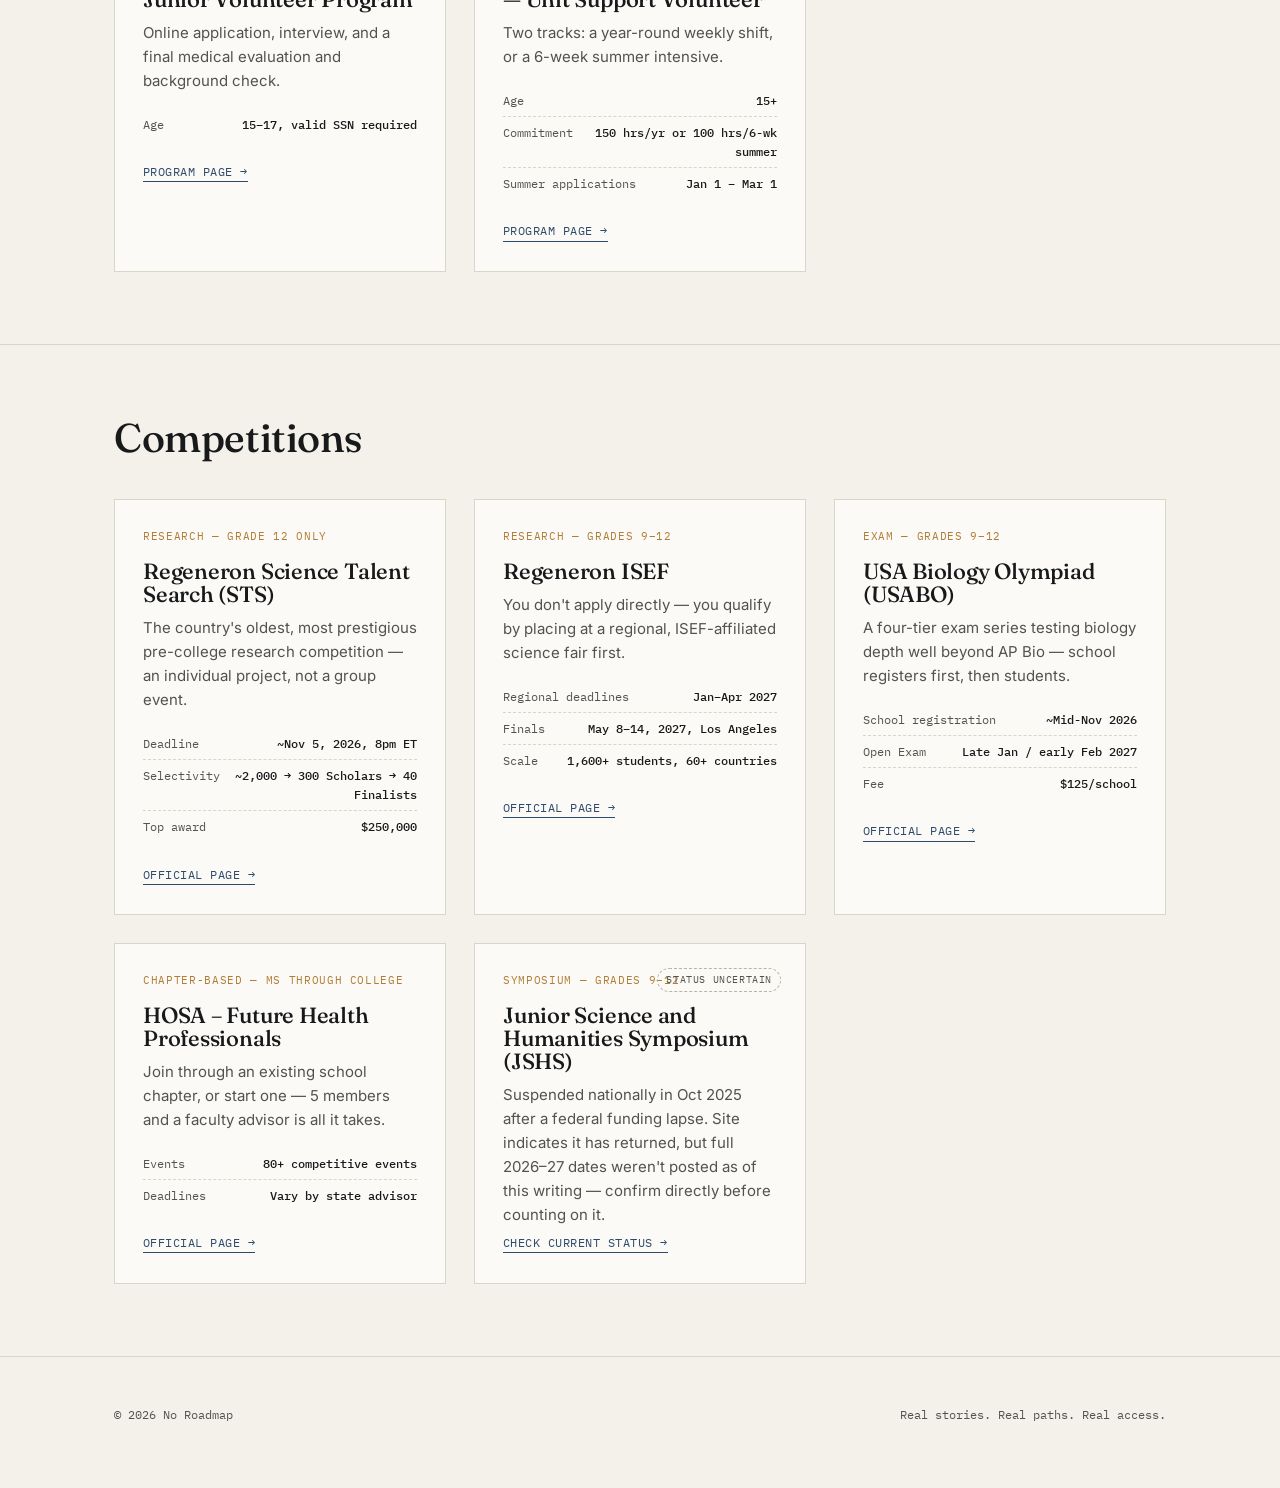
<file: opportunities.html>
<!DOCTYPE html>
<html lang="en">
<head>
<meta charset="UTF-8">
<meta name="viewport" content="width=device-width, initial-scale=1.0">
<title>Opportunities — No Roadmap</title>
<link rel="stylesheet" href="styles.css">
</head>
<body>

<nav class="site-nav">
  <div class="wrap">
    <a href="index.html" class="wordmark">NO <span>ROADMAP</span></a>
    <ul class="nav-links" id="navLinks">
      <li><a href="stories.html">Stories</a></li>
      <li><a href="roadmaps.html">Roadmaps</a></li>
      <li><a href="guide.html">Guide</a></li>
      <li><a href="opportunities.html" aria-current="page">Opportunities</a></li>
      <li><a href="about.html">About</a></li>
    </ul>
    <button class="nav-toggle" id="navToggle" aria-label="Toggle menu">MENU</button>
  </div>
</nav>

<header class="section-tight">
  <div class="wrap" style="padding-top:40px;">
    <p class="eyebrow">Opportunities</p>
    <h1 style="font-size:clamp(36px,6vw,60px); margin:12px 0 24px;">Curated, not exhaustive.</h1>
    <p class="lede" style="max-width:640px;">A working database of summer research programs, hospital volunteer programs, and science competitions open to high schoolers right now — with the real details: who's eligible, what it costs, and when it's due.</p>
  </div>
</header>

<hr class="rule">

<section>
  <div class="wrap">
    <div class="note-box">
      Program dates shift every year, and many organizations hadn't posted their 2027 cycle at the time this was written (August 2026). Every deadline below reflects the most recently confirmed cycle — always double-check the linked page before you build a plan around it.
    </div>

    <div class="section-head"><h2>Summer Programs</h2></div>

    <div class="grid">

      <div class="card">
        <span class="card-mark">RESEARCH — DALLAS, TX</span>
        <h3>UT Southwestern STARS Summer Research Program</h3>
        <p>Eight weeks working side-by-side with a UT Southwestern faculty host in a real biomedical research lab, non-residential.</p>
        <ul class="meta-list">
          <li>Eligibility <b>Current juniors, 16+ by June 1, DFW-area only</b></li>
          <li>Dates <b>8 weeks, June–Aug</b></li>
          <li>Applications <b>Nov 21 – Jan 20</b></li>
          <li>Cost <b>Free, paid stipend</b></li>
        </ul>
        <a class="card-link" href="https://www.utsouthwestern.edu/education/programs/stars/programs/summer-research-opportunities.html">Program page →</a>
      </div>

      <div class="card">
        <span class="card-mark">EXPOSURE — DALLAS, TX</span>
        <h3>UT Southwestern HPREP</h3>
        <p>A lower-commitment entry point: workshops, mentoring sessions, and hands-on activities exposing DFW students to medicine and research.</p>
        <ul class="meta-list">
          <li>Eligibility <b>Grades 10–12, DFW area</b></li>
          <li>Held <b>Annually in January</b></li>
        </ul>
        <a class="card-link" href="https://www.utsouthwestern.edu/education/students/student-engagement/high-school.html">Program page →</a>
      </div>

      <div class="card">
        <span class="card-mark">RESEARCH — HOUSTON, TX</span>
        <h3>Baylor College of Medicine — SMS Summer Research Program</h3>
        <p>Eight weeks, 40 hrs/week in a BCM lab. Requires prior completion of Saturday Morning Science or an affiliate program — this isn't a cold-apply program.</p>
        <ul class="meta-list">
          <li>Eligibility <b>Mostly 18+ by June 1; some 16–17 spots</b></li>
          <li>Dates <b>June 8 – July 31</b></li>
          <li>Deadline <b>~Mid-April</b></li>
          <li>Cost <b>Unpaid</b></li>
        </ul>
        <a class="card-link" href="https://www.bcm.edu/about-us/community-engagement-health-equity/programs/saturday-morning-science/saturday-morning-science-summer-research-program">Program page →</a>
      </div>

      <div class="card">
        <span class="card-mark">EXPOSURE — HOUSTON, TX</span>
        <h3>Baylor College of Medicine — DocPrep</h3>
        <p>A week-long academic enrichment program exposing rising seniors from South Texas to a range of healthcare careers.</p>
        <ul class="meta-list">
          <li>Eligibility <b>Rising seniors, South Texas HS</b></li>
          <li>Size <b>~50–60 students selected/year</b></li>
          <li>Dates <b>1 week</b></li>
        </ul>
        <a class="card-link" href="https://www.bcm.edu/education/programs/educational-outreach/career-pathways/secondary-school-programs/summer-enrichment-programs/doc-prep-program">Program page →</a>
      </div>

      <div class="card">
        <span class="status-pill">Highly Selective</span>
        <span class="card-mark">RESEARCH — STANFORD, CA</span>
        <h3>Stanford Institutes of Medicine Summer Research Program (SIMR)</h3>
        <p>Two months in a Stanford lab across 8 research tracks — cancer biology, neuroscience, bioengineering, and more — mentored by grad students and postdocs.</p>
        <ul class="meta-list">
          <li>Eligibility <b>Rising jr/sr, 16+ by start date</b></li>
          <li>Dates <b>~8 weeks, June–July</b></li>
          <li>Deadline <b>~Late February</b></li>
          <li>Cost <b>$50 app fee; aid available</b></li>
          <li>Note <b>Strong Bay Area preference, &lt;3% acceptance</b></li>
        </ul>
        <a class="card-link" href="https://med.stanford.edu/simr.html">Program page →</a>
      </div>

      <div class="card">
        <span class="card-mark">RESEARCH — BETHESDA, MD + NATIONWIDE</span>
        <h3>NIH Summer Internship Program (SIP)</h3>
        <p>Federally run internships across every NIH institute — from cancer biology to bioinformatics — for students about to finish high school.</p>
        <ul class="meta-list">
          <li>Eligibility <b>Grad. seniors turning 18 by 9/30; US citizens/permanent residents</b></li>
          <li>Applications <b>Mid-Nov – mid-Feb</b></li>
          <li>Cost <b>Free, stipend paid</b></li>
        </ul>
        <a class="card-link" href="https://www.training.nih.gov/research-training/pb/sip/">Program page →</a>
      </div>

      <div class="card">
        <span class="card-mark">RESEARCH — REMOTE / WORLDWIDE</span>
        <h3>Lumiere Research Scholar Program</h3>
        <p>One-on-one mentorship with a PhD researcher, fully remote — a good option if you don't have a local lab within reach yet.</p>
        <ul class="meta-list">
          <li>Eligibility <b>Grades 9–12, worldwide</b></li>
          <li>Format <b>~12–15 weeks, 1-on-1</b></li>
          <li>Deadline <b>Rolling, Feb–July cohorts</b></li>
          <li>Cost <b>Paid program; need-based aid</b></li>
        </ul>
        <a class="card-link" href="https://www.lumiere-education.com">Program page →</a>
      </div>

      <div class="card">
        <span class="status-pill">Highly Selective</span>
        <span class="card-mark">RESEARCH — NEW YORK, NY</span>
        <h3>Rockefeller University Summer Science Research Program</h3>
        <p>One of the most selective research placements in the country — about 32 scholars chosen per year to work in Rockefeller labs.</p>
        <ul class="meta-list">
          <li>Eligibility <b>Rising seniors, NYC-area</b></li>
          <li>Deadline <b>As early as January</b></li>
        </ul>
        <span style="font-family:var(--font-mono); font-size:12px; color:var(--ink-soft);">No confirmed direct link yet — search "Rockefeller SSRP" for the current official page.</span>
      </div>

    </div>
  </div>
</section>

<hr class="rule">

<section>
  <div class="wrap">
    <div class="section-head"><h2>Volunteering, by Region</h2></div>
    <p style="color:var(--ink-soft); max-width:640px; margin-bottom:8px;">Grouped by where you actually live, since a "volunteer database" isn't useful if none of it's reachable. Starting with North Texas and the largest metro areas in Florida, California, and New York.</p>

    <div class="region-head"><h3>North Texas</h3></div>
    <div class="grid">
      <div class="card">
        <span class="card-mark">HOSPITAL — DFW METROPLEX</span>
        <h3>Texas Health Resources — HS Student Service Learning</h3>
        <p>Runs at multiple Texas Health campuses across DFW; hours required vary by location.</p>
        <ul class="meta-list">
          <li>Age <b>16+ by May 1</b></li>
          <li>Commitment <b>32–128 hrs, summer</b></li>
          <li>Requires <b>2 references, SSN, TB screening</b></li>
        </ul>
        <a class="card-link" href="https://www.texashealth.org/Volunteer/Junior-Volunteer">Program page →</a>
      </div>
      <div class="card">
        <span class="card-mark">HOSPITAL — DALLAS</span>
        <h3>Children's Health — VolunTEEN Program</h3>
        <p>Customer-service/patient-experience role at Children's Medical Center Dallas.</p>
        <ul class="meta-list">
          <li>Age <b>16–18</b></li>
          <li>Commitment <b>4-week summer session</b></li>
          <li>Applications <b>Early–mid March</b></li>
        </ul>
        <a class="card-link" href="https://www.childrens.com/get-involved/volunteer/student-volunteer-program/dallas-student-volunteer-program">Program page →</a>
      </div>
      <div class="card">
        <span class="card-mark">HOSPITAL — FORT WORTH AREA</span>
        <h3>Medical City Alliance — HS Summer Volunteer</h3>
        <p>Note: most other Medical City locations (Dallas, Children's) require volunteers to be 18+ — Alliance is the teen-eligible one.</p>
        <ul class="meta-list">
          <li>Age <b>16–18, summer only</b></li>
          <li>Applications <b>Open Jan 1</b></li>
        </ul>
        <a class="card-link" href="https://medicalcityhealthcare.com/locations/medical-city-alliance/patients-visitors/volunteers.dot">Program page →</a>
      </div>
      <div class="card">
        <span class="card-mark">HOSPITAL — FORT WORTH</span>
        <h3>JPS Health Network — Senior Teen Volunteers</h3>
        <p>Year-round volunteering around your school schedule, rather than a fixed summer session.</p>
        <ul class="meta-list">
          <li>Commitment <b>50 hrs/year minimum</b></li>
          <li>Contact <b>volunteers@jpshealth.org</b></li>
        </ul>
        <a class="card-link" href="https://jobs.jpshealthnet.org/community/volunteer-opportunities/student-volunteer-programs">Program page →</a>
      </div>
    </div>

    <div class="region-head"><h3>Los Angeles, CA</h3></div>
    <div class="grid">
      <div class="card">
        <span class="card-mark">HOSPITAL — LOS ANGELES</span>
        <h3>Children's Hospital Los Angeles — HS Summer Volunteer</h3>
        <p>Selective — 300-word essay and two recommendations required.</p>
        <ul class="meta-list">
          <li>Age <b>15–17 by start date</b></li>
          <li>Size <b>~20 students/year</b></li>
          <li>Dates <b>Mid-June – early Aug</b></li>
          <li>Applications <b>Open early February</b></li>
        </ul>
        <a class="card-link" href="https://www.chla.org/volunteering-hospital/high-school-summer-volunteer-program">Program page →</a>
      </div>
      <div class="card">
        <span class="card-mark">HOSPITAL — LOS ANGELES</span>
        <h3>Keck Medicine of USC — Summer Youth Volunteer</h3>
        <p>Placed at Keck Hospital of USC or USC Norris Cancer Hospital.</p>
        <ul class="meta-list">
          <li>Age <b>16–17</b></li>
          <li>Commitment <b>4+ hrs/week</b></li>
        </ul>
        <a class="card-link" href="https://www.keckmedicine.org/volunteer/">Program page →</a>
      </div>
      <div class="card">
        <span class="card-mark">HOSPITAL — LOS ANGELES</span>
        <h3>Cedars-Sinai — Teen Volunteer Program</h3>
        <p>Choice of clinical or clerical track; rolling applications but processing takes about a month.</p>
        <ul class="meta-list">
          <li>Age <b>14–17</b></li>
          <li>Commitment <b>100 hrs</b></li>
        </ul>
        <span style="font-family:var(--font-mono); font-size:12px; color:var(--ink-soft);">No confirmed direct link — search "Cedars-Sinai volunteer services teen."</span>
      </div>
    </div>

    <div class="region-head"><h3>Miami / South Florida</h3></div>
    <div class="grid">
      <div class="card">
        <span class="card-mark">HOSPITAL — MIAMI</span>
        <h3>Nicklaus Children's Hospital — Teen Volunteer Program</h3>
        <p>Weekly 3-hour shifts; first-come, first-served once capacity is reached each cycle.</p>
        <ul class="meta-list">
          <li>Age <b>14+</b></li>
          <li>Commitment <b>6 months, 80 hrs min.</b></li>
        </ul>
        <span style="font-family:var(--font-mono); font-size:12px; color:var(--ink-soft);">No confirmed direct link — search "Nicklaus Children's Hospital volunteer services."</span>
      </div>
      <div class="card">
        <span class="card-mark">HOSPITAL — SOUTH FLORIDA</span>
        <h3>Baptist Health South Florida — Teen Volunteer</h3>
        <p>Availability varies by specific campus — some locations' teen programs close seasonally, so check each one.</p>
        <ul class="meta-list">
          <li>Age <b>15–17</b></li>
        </ul>
        <a class="card-link" href="https://baptisthealth.net/about-baptist-health/become-a-volunteer">Program page →</a>
      </div>
    </div>

    <div class="region-head"><h3>New York City</h3></div>
    <div class="grid">
      <div class="card">
        <span class="card-mark">HOSPITAL — NYC, 11 LOCATIONS</span>
        <h3>NewYork-Presbyterian — Junior Volunteer Program</h3>
        <p>Online application, interview, and a final medical evaluation and background check.</p>
        <ul class="meta-list">
          <li>Age <b>15–17, valid SSN required</b></li>
        </ul>
        <a class="card-link" href="https://nyp.vsyslive.com/pages/app/STAND">Program page →</a>
      </div>
      <div class="card">
        <span class="card-mark">HOSPITAL — MANHATTAN</span>
        <h3>Mount Sinai Morningside — Unit Support Volunteer</h3>
        <p>Two tracks: a year-round weekly shift, or a 6-week summer intensive.</p>
        <ul class="meta-list">
          <li>Age <b>15+</b></li>
          <li>Commitment <b>150 hrs/yr or 100 hrs/6-wk summer</b></li>
          <li>Summer applications <b>Jan 1 – Mar 1</b></li>
        </ul>
        <a class="card-link" href="https://www.mountsinai.org/locations/morningside/about/volunteer">Program page →</a>
      </div>
    </div>
  </div>
</section>

<hr class="rule">

<section>
  <div class="wrap">
    <div class="section-head"><h2>Competitions</h2></div>
    <div class="grid">

      <div class="card">
        <span class="card-mark">RESEARCH — GRADE 12 ONLY</span>
        <h3>Regeneron Science Talent Search (STS)</h3>
        <p>The country's oldest, most prestigious pre-college research competition — an individual project, not a group event.</p>
        <ul class="meta-list">
          <li>Deadline <b>~Nov 5, 2026, 8pm ET</b></li>
          <li>Selectivity <b>~2,000 → 300 Scholars → 40 Finalists</b></li>
          <li>Top award <b>$250,000</b></li>
        </ul>
        <a class="card-link" href="https://www.societyforscience.org/regeneron-sts/">Official page →</a>
      </div>

      <div class="card">
        <span class="card-mark">RESEARCH — GRADES 9–12</span>
        <h3>Regeneron ISEF</h3>
        <p>You don't apply directly — you qualify by placing at a regional, ISEF-affiliated science fair first.</p>
        <ul class="meta-list">
          <li>Regional deadlines <b>Jan–Apr 2027</b></li>
          <li>Finals <b>May 8–14, 2027, Los Angeles</b></li>
          <li>Scale <b>1,600+ students, 60+ countries</b></li>
        </ul>
        <a class="card-link" href="https://www.societyforscience.org/isef/">Official page →</a>
      </div>

      <div class="card">
        <span class="card-mark">EXAM — GRADES 9–12</span>
        <h3>USA Biology Olympiad (USABO)</h3>
        <p>A four-tier exam series testing biology depth well beyond AP Bio — school registers first, then students.</p>
        <ul class="meta-list">
          <li>School registration <b>~Mid-Nov 2026</b></li>
          <li>Open Exam <b>Late Jan / early Feb 2027</b></li>
          <li>Fee <b>$125/school</b></li>
        </ul>
        <a class="card-link" href="https://www.usabo-trc.org">Official page →</a>
      </div>

      <div class="card">
        <span class="card-mark">CHAPTER-BASED — MS THROUGH COLLEGE</span>
        <h3>HOSA – Future Health Professionals</h3>
        <p>Join through an existing school chapter, or start one — 5 members and a faculty advisor is all it takes.</p>
        <ul class="meta-list">
          <li>Events <b>80+ competitive events</b></li>
          <li>Deadlines <b>Vary by state advisor</b></li>
        </ul>
        <a class="card-link" href="https://hosa.org">Official page →</a>
      </div>

      <div class="card">
        <span class="status-pill">Status Uncertain</span>
        <span class="card-mark">SYMPOSIUM — GRADES 9–12</span>
        <h3>Junior Science and Humanities Symposium (JSHS)</h3>
        <p>Suspended nationally in Oct 2025 after a federal funding lapse. Site indicates it has returned, but full 2026–27 dates weren't posted as of this writing — confirm directly before counting on it.</p>
        <a class="card-link" href="https://www.jshs.org">Check current status →</a>
      </div>

    </div>
  </div>
</section>

<footer>
  <div class="wrap">
    <span>© 2026 No Roadmap</span>
    <span>Real stories. Real paths. Real access.</span>
  </div>
</footer>

<script src="script.js"></script>
</body>
</html>
</file>
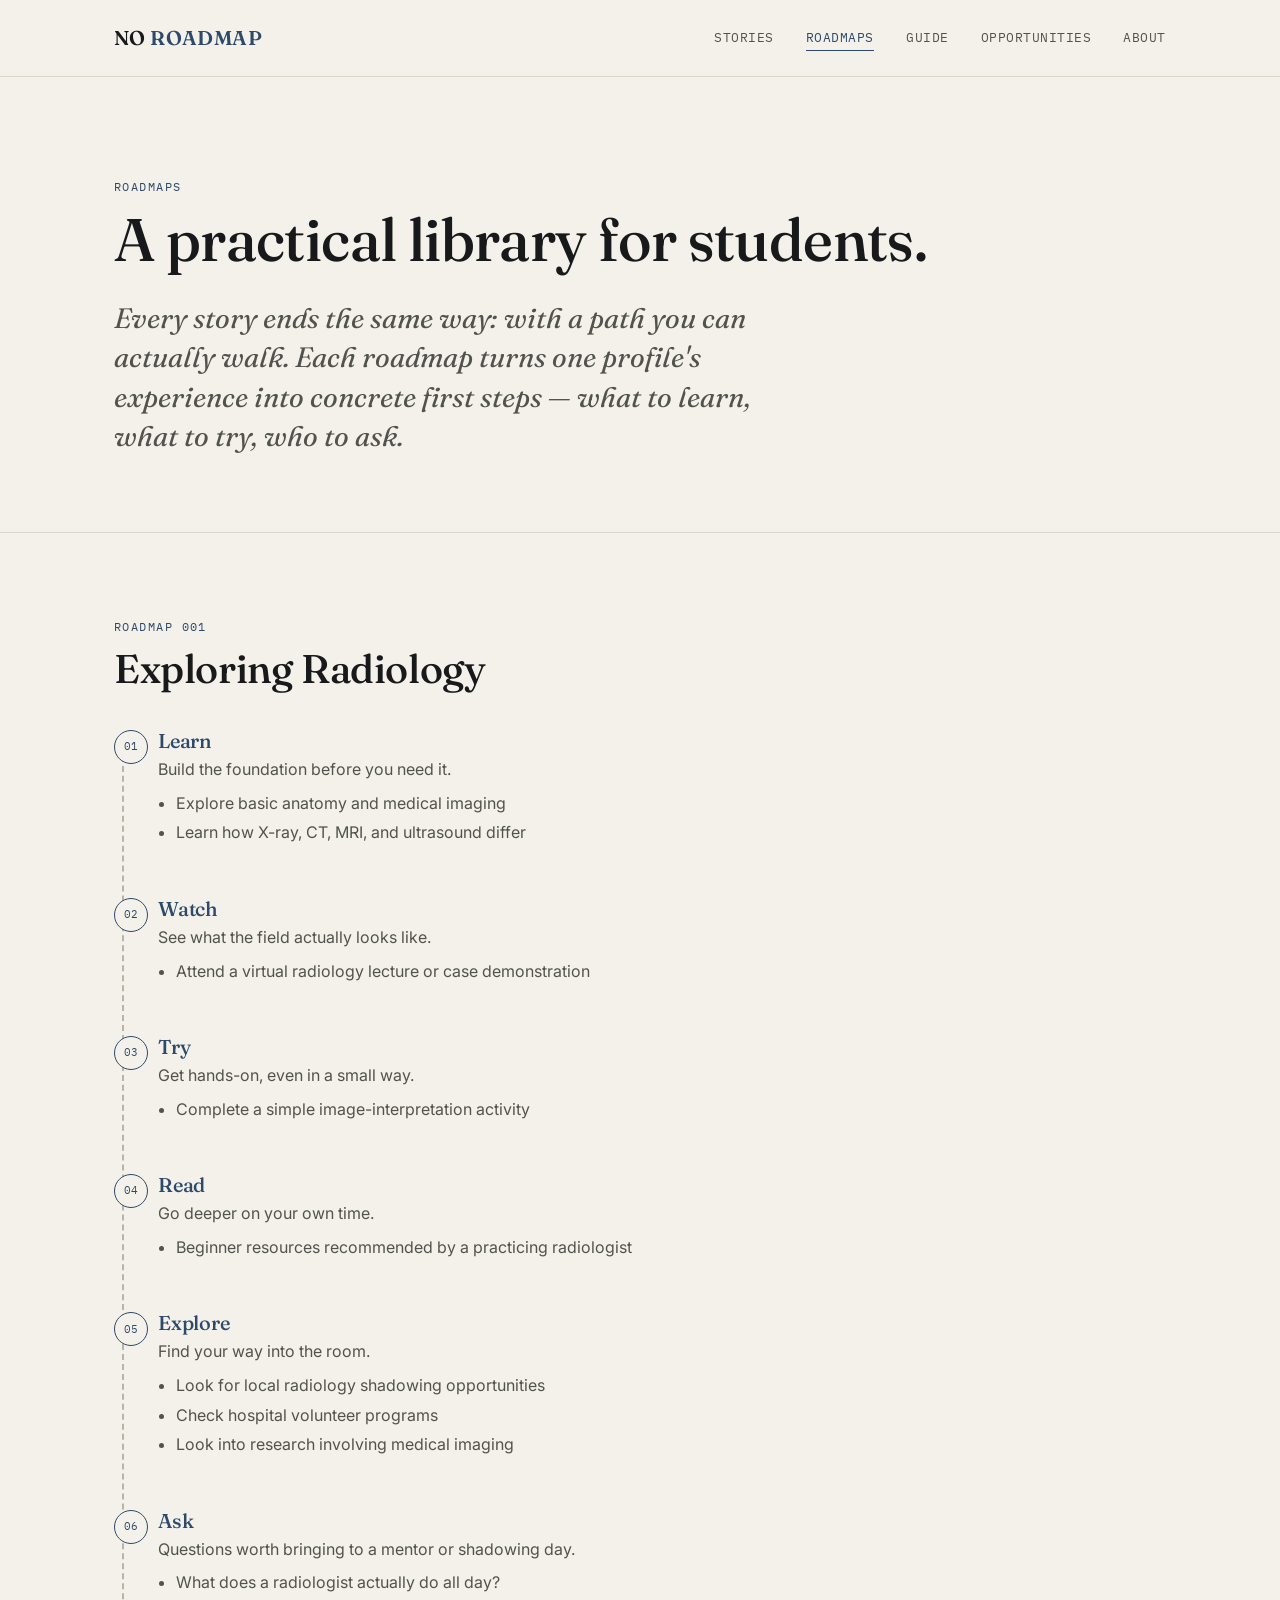
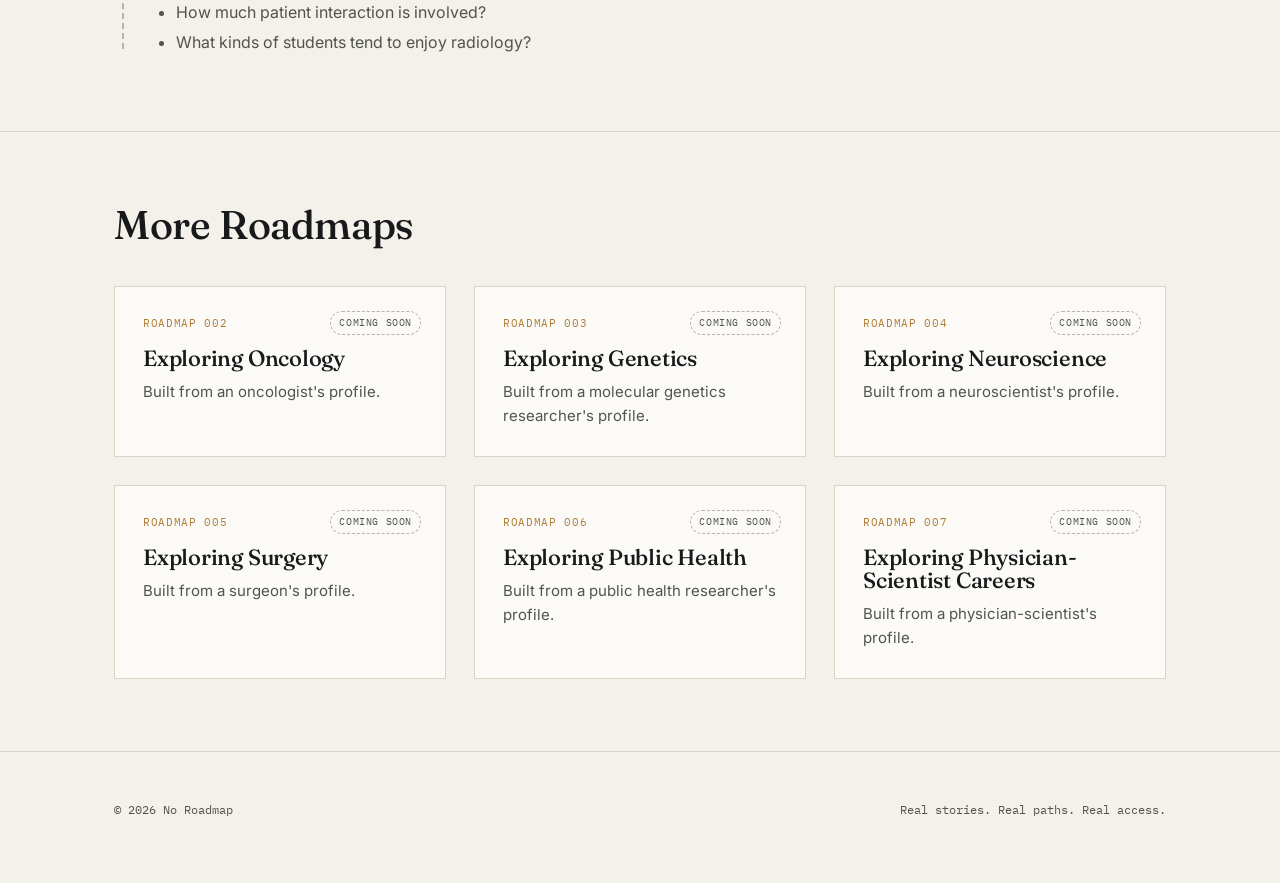
<file: roadmaps.html>
<!DOCTYPE html>
<html lang="en">
<head>
<meta charset="UTF-8">
<meta name="viewport" content="width=device-width, initial-scale=1.0">
<title>Roadmaps — No Roadmap</title>
<link rel="stylesheet" href="styles.css">
</head>
<body>

<nav class="site-nav">
  <div class="wrap">
    <a href="index.html" class="wordmark">NO <span>ROADMAP</span></a>
    <ul class="nav-links" id="navLinks">
      <li><a href="stories.html">Stories</a></li>
      <li><a href="roadmaps.html" aria-current="page">Roadmaps</a></li>
      <li><a href="guide.html">Guide</a></li>
      <li><a href="opportunities.html">Opportunities</a></li>
      <li><a href="about.html">About</a></li>
    </ul>
    <button class="nav-toggle" id="navToggle" aria-label="Toggle menu">MENU</button>
  </div>
</nav>

<header class="section-tight">
  <div class="wrap" style="padding-top:40px;">
    <p class="eyebrow">Roadmaps</p>
    <h1 style="font-size:clamp(36px,6vw,60px); margin:12px 0 24px;">A practical library for students.</h1>
    <p class="lede" style="max-width:640px;">Every story ends the same way: with a path you can actually walk. Each roadmap turns one profile's experience into concrete first steps — what to learn, what to try, who to ask.</p>
  </div>
</header>

<hr class="rule">

<section>
  <div class="wrap">
    <div class="section-head">
      <div>
        <p class="eyebrow">Roadmap 001</p>
        <h2>Exploring Radiology</h2>
      </div>
    </div>

    <div class="route-thread">

      <div class="waypoint" data-mark="01">
        <h3>Learn</h3>
        <p>Build the foundation before you need it.</p>
        <ul>
          <li>Explore basic anatomy and medical imaging</li>
          <li>Learn how X-ray, CT, MRI, and ultrasound differ</li>
        </ul>
      </div>

      <div class="waypoint" data-mark="02">
        <h3>Watch</h3>
        <p>See what the field actually looks like.</p>
        <ul>
          <li>Attend a virtual radiology lecture or case demonstration</li>
        </ul>
      </div>

      <div class="waypoint" data-mark="03">
        <h3>Try</h3>
        <p>Get hands-on, even in a small way.</p>
        <ul>
          <li>Complete a simple image-interpretation activity</li>
        </ul>
      </div>

      <div class="waypoint" data-mark="04">
        <h3>Read</h3>
        <p>Go deeper on your own time.</p>
        <ul>
          <li>Beginner resources recommended by a practicing radiologist</li>
        </ul>
      </div>

      <div class="waypoint" data-mark="05">
        <h3>Explore</h3>
        <p>Find your way into the room.</p>
        <ul>
          <li>Look for local radiology shadowing opportunities</li>
          <li>Check hospital volunteer programs</li>
          <li>Look into research involving medical imaging</li>
        </ul>
      </div>

      <div class="waypoint" data-mark="06">
        <h3>Ask</h3>
        <p>Questions worth bringing to a mentor or shadowing day.</p>
        <ul>
          <li>What does a radiologist actually do all day?</li>
          <li>How much patient interaction is involved?</li>
          <li>What kinds of students tend to enjoy radiology?</li>
        </ul>
      </div>

    </div>
  </div>
</section>

<hr class="rule">

<section>
  <div class="wrap">
    <div class="section-head">
      <h2>More Roadmaps</h2>
    </div>
    <div class="grid">
      <div class="card"><span class="status-pill">Coming Soon</span><span class="card-mark">ROADMAP 002</span><h3>Exploring Oncology</h3><p>Built from an oncologist's profile.</p></div>
      <div class="card"><span class="status-pill">Coming Soon</span><span class="card-mark">ROADMAP 003</span><h3>Exploring Genetics</h3><p>Built from a molecular genetics researcher's profile.</p></div>
      <div class="card"><span class="status-pill">Coming Soon</span><span class="card-mark">ROADMAP 004</span><h3>Exploring Neuroscience</h3><p>Built from a neuroscientist's profile.</p></div>
      <div class="card"><span class="status-pill">Coming Soon</span><span class="card-mark">ROADMAP 005</span><h3>Exploring Surgery</h3><p>Built from a surgeon's profile.</p></div>
      <div class="card"><span class="status-pill">Coming Soon</span><span class="card-mark">ROADMAP 006</span><h3>Exploring Public Health</h3><p>Built from a public health researcher's profile.</p></div>
      <div class="card"><span class="status-pill">Coming Soon</span><span class="card-mark">ROADMAP 007</span><h3>Exploring Physician-Scientist Careers</h3><p>Built from a physician-scientist's profile.</p></div>
    </div>
  </div>
</section>

<footer>
  <div class="wrap">
    <span>© 2026 No Roadmap</span>
    <span>Real stories. Real paths. Real access.</span>
  </div>
</footer>

<script src="script.js"></script>
</body>
</html>
</file>
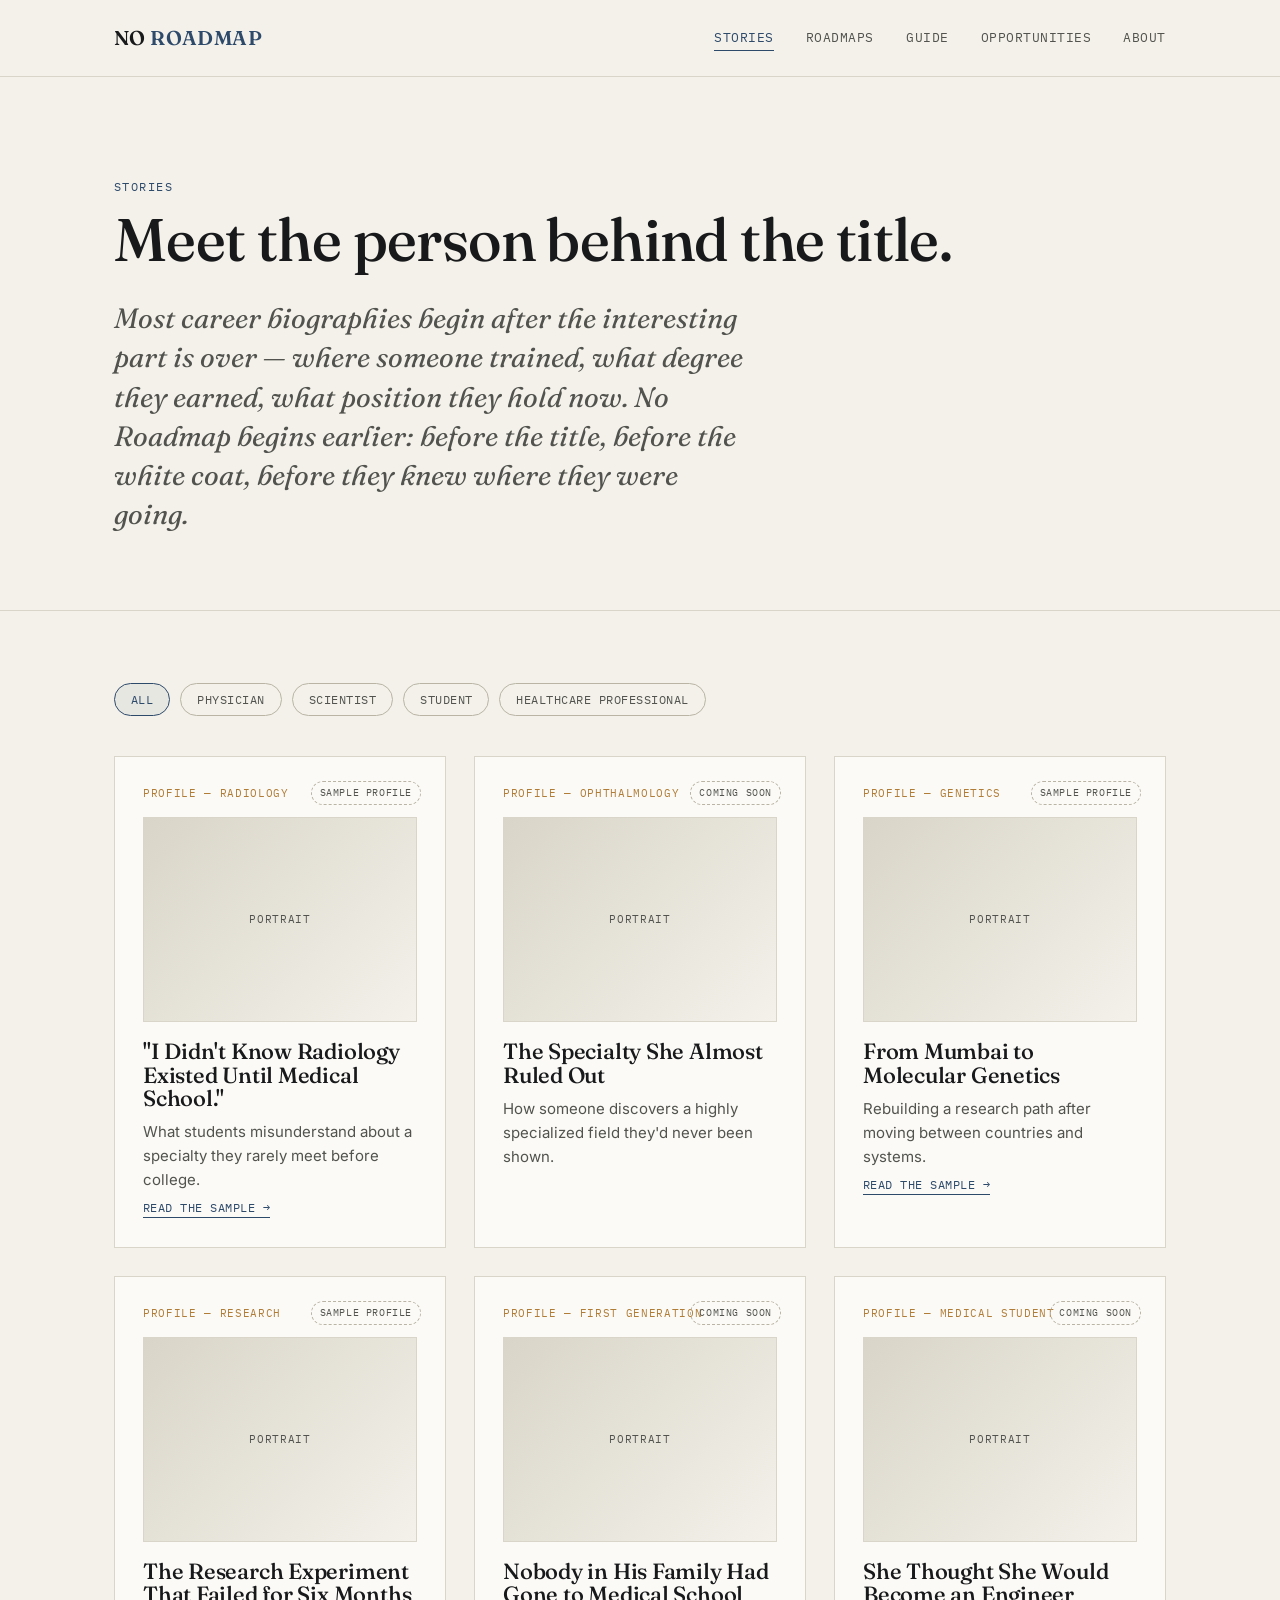
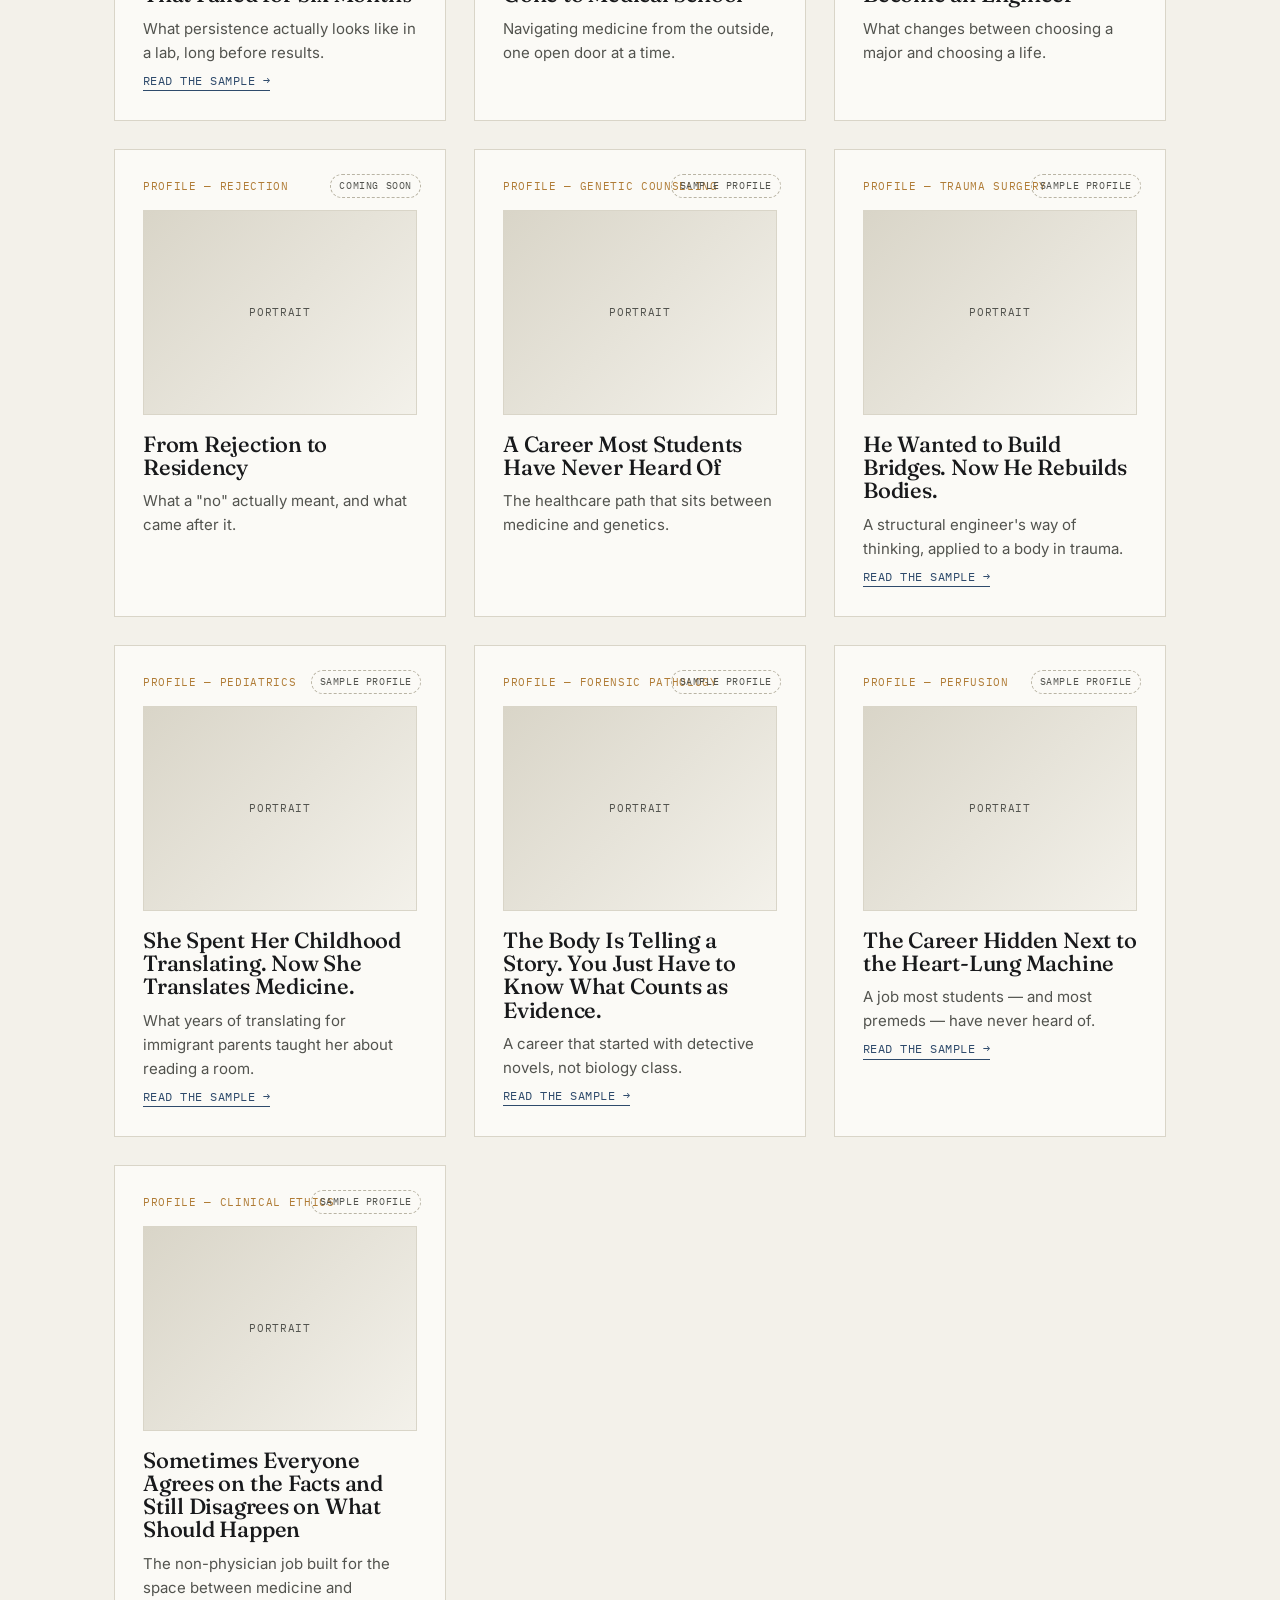
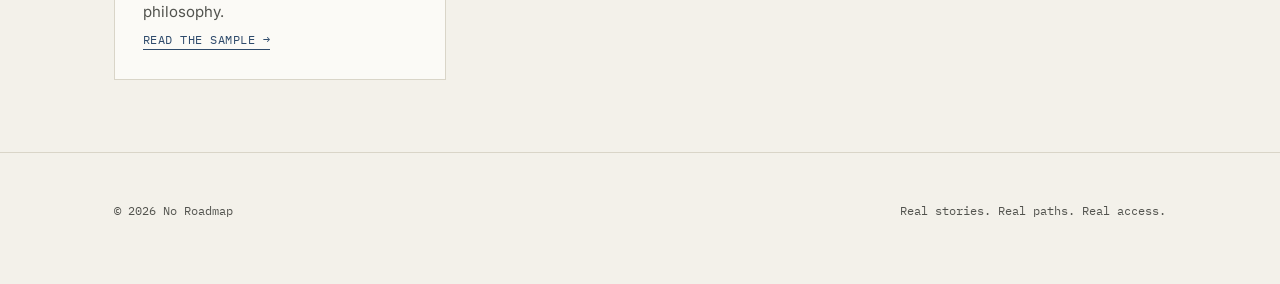
<file: stories.html>
<!DOCTYPE html>
<html lang="en">
<head>
<meta charset="UTF-8">
<meta name="viewport" content="width=device-width, initial-scale=1.0">
<title>Stories — No Roadmap</title>
<link rel="stylesheet" href="styles.css">
</head>
<body>

<nav class="site-nav">
  <div class="wrap">
    <a href="index.html" class="wordmark">NO <span>ROADMAP</span></a>
    <ul class="nav-links" id="navLinks">
      <li><a href="stories.html" aria-current="page">Stories</a></li>
      <li><a href="roadmaps.html">Roadmaps</a></li>
      <li><a href="guide.html">Guide</a></li>
      <li><a href="opportunities.html">Opportunities</a></li>
      <li><a href="about.html">About</a></li>
    </ul>
    <button class="nav-toggle" id="navToggle" aria-label="Toggle menu">MENU</button>
  </div>
</nav>

<header class="section-tight">
  <div class="wrap" style="padding-top:40px;">
    <p class="eyebrow">Stories</p>
    <h1 style="font-size:clamp(36px,6vw,60px); margin:12px 0 24px;">Meet the person behind the title.</h1>
    <p class="lede" style="max-width:640px;">Most career biographies begin after the interesting part is over — where someone trained, what degree they earned, what position they hold now. No Roadmap begins earlier: before the title, before the white coat, before they knew where they were going.</p>
  </div>
</header>

<hr class="rule">

<section>
  <div class="wrap">

    <div class="filter-row" id="filterRow">
      <button class="filter-btn active" data-filter="all">All</button>
      <button class="filter-btn" data-filter="physician">Physician</button>
      <button class="filter-btn" data-filter="scientist">Scientist</button>
      <button class="filter-btn" data-filter="student">Student</button>
      <button class="filter-btn" data-filter="other">Healthcare Professional</button>
    </div>

    <div class="grid" id="storyGrid">

      <div class="card" data-cat="physician">
        <span class="status-pill">Sample Profile</span>
        <span class="card-mark">PROFILE — RADIOLOGY</span>
        <div class="card-photo">Portrait</div>
        <h3>"I Didn't Know Radiology Existed Until Medical School."</h3>
        <p>What students misunderstand about a specialty they rarely meet before college.</p>
        <a class="card-link" href="story-radiology.html">Read the sample →</a>
      </div>

      <div class="card" data-cat="physician">
        <span class="status-pill">Coming Soon</span>
        <span class="card-mark">PROFILE — OPHTHALMOLOGY</span>
        <div class="card-photo">Portrait</div>
        <h3>The Specialty She Almost Ruled Out</h3>
        <p>How someone discovers a highly specialized field they'd never been shown.</p>
      </div>

      <div class="card" data-cat="scientist">
        <span class="status-pill">Sample Profile</span>
        <span class="card-mark">PROFILE — GENETICS</span>
        <div class="card-photo">Portrait</div>
        <h3>From Mumbai to Molecular Genetics</h3>
        <p>Rebuilding a research path after moving between countries and systems.</p>
        <a class="card-link" href="story-genetics.html">Read the sample →</a>
      </div>

      <div class="card" data-cat="scientist">
        <span class="status-pill">Sample Profile</span>
        <span class="card-mark">PROFILE — RESEARCH</span>
        <div class="card-photo">Portrait</div>
        <h3>The Research Experiment That Failed for Six Months</h3>
        <p>What persistence actually looks like in a lab, long before results.</p>
        <a class="card-link" href="story-research.html">Read the sample →</a>
      </div>

      <div class="card" data-cat="physician">
        <span class="status-pill">Coming Soon</span>
        <span class="card-mark">PROFILE — FIRST GENERATION</span>
        <div class="card-photo">Portrait</div>
        <h3>Nobody in His Family Had Gone to Medical School</h3>
        <p>Navigating medicine from the outside, one open door at a time.</p>
      </div>

      <div class="card" data-cat="student">
        <span class="status-pill">Coming Soon</span>
        <span class="card-mark">PROFILE — MEDICAL STUDENT</span>
        <div class="card-photo">Portrait</div>
        <h3>She Thought She Would Become an Engineer</h3>
        <p>What changes between choosing a major and choosing a life.</p>
      </div>

      <div class="card" data-cat="physician">
        <span class="status-pill">Coming Soon</span>
        <span class="card-mark">PROFILE — REJECTION</span>
        <div class="card-photo">Portrait</div>
        <h3>From Rejection to Residency</h3>
        <p>What a "no" actually meant, and what came after it.</p>
      </div>

      <div class="card" data-cat="other">
        <span class="status-pill">Sample Profile</span>
        <span class="card-mark">PROFILE — GENETIC COUNSELING</span>
        <div class="card-photo">Portrait</div>
        <h3>A Career Most Students Have Never Heard Of</h3>
        <p>The healthcare path that sits between medicine and genetics.</p>
      </div>

      <div class="card" data-cat="physician">
        <span class="status-pill">Sample Profile</span>
        <span class="card-mark">PROFILE — TRAUMA SURGERY</span>
        <div class="card-photo">Portrait</div>
        <h3>He Wanted to Build Bridges. Now He Rebuilds Bodies.</h3>
        <p>A structural engineer's way of thinking, applied to a body in trauma.</p>
        <a class="card-link" href="story-trauma-surgery.html">Read the sample →</a>
      </div>

      <div class="card" data-cat="physician">
        <span class="status-pill">Sample Profile</span>
        <span class="card-mark">PROFILE — PEDIATRICS</span>
        <div class="card-photo">Portrait</div>
        <h3>She Spent Her Childhood Translating. Now She Translates Medicine.</h3>
        <p>What years of translating for immigrant parents taught her about reading a room.</p>
        <a class="card-link" href="story-pediatrics.html">Read the sample →</a>
      </div>

      <div class="card" data-cat="physician">
        <span class="status-pill">Sample Profile</span>
        <span class="card-mark">PROFILE — FORENSIC PATHOLOGY</span>
        <div class="card-photo">Portrait</div>
        <h3>The Body Is Telling a Story. You Just Have to Know What Counts as Evidence.</h3>
        <p>A career that started with detective novels, not biology class.</p>
        <a class="card-link" href="story-forensic-pathology.html">Read the sample →</a>
      </div>

      <div class="card" data-cat="other">
        <span class="status-pill">Sample Profile</span>
        <span class="card-mark">PROFILE — PERFUSION</span>
        <div class="card-photo">Portrait</div>
        <h3>The Career Hidden Next to the Heart-Lung Machine</h3>
        <p>A job most students — and most premeds — have never heard of.</p>
        <a class="card-link" href="story-perfusion.html">Read the sample →</a>
      </div>

      <div class="card" data-cat="other">
        <span class="status-pill">Sample Profile</span>
        <span class="card-mark">PROFILE — CLINICAL ETHICS</span>
        <div class="card-photo">Portrait</div>
        <h3>Sometimes Everyone Agrees on the Facts and Still Disagrees on What Should Happen</h3>
        <p>The non-physician job built for the space between medicine and philosophy.</p>
        <a class="card-link" href="story-ethics.html">Read the sample →</a>
      </div>

    </div>
  </div>
</section>

<footer>
  <div class="wrap">
    <span>© 2026 No Roadmap</span>
    <span>Real stories. Real paths. Real access.</span>
  </div>
</footer>

<script src="script.js"></script>
</body>
</html>
</file>
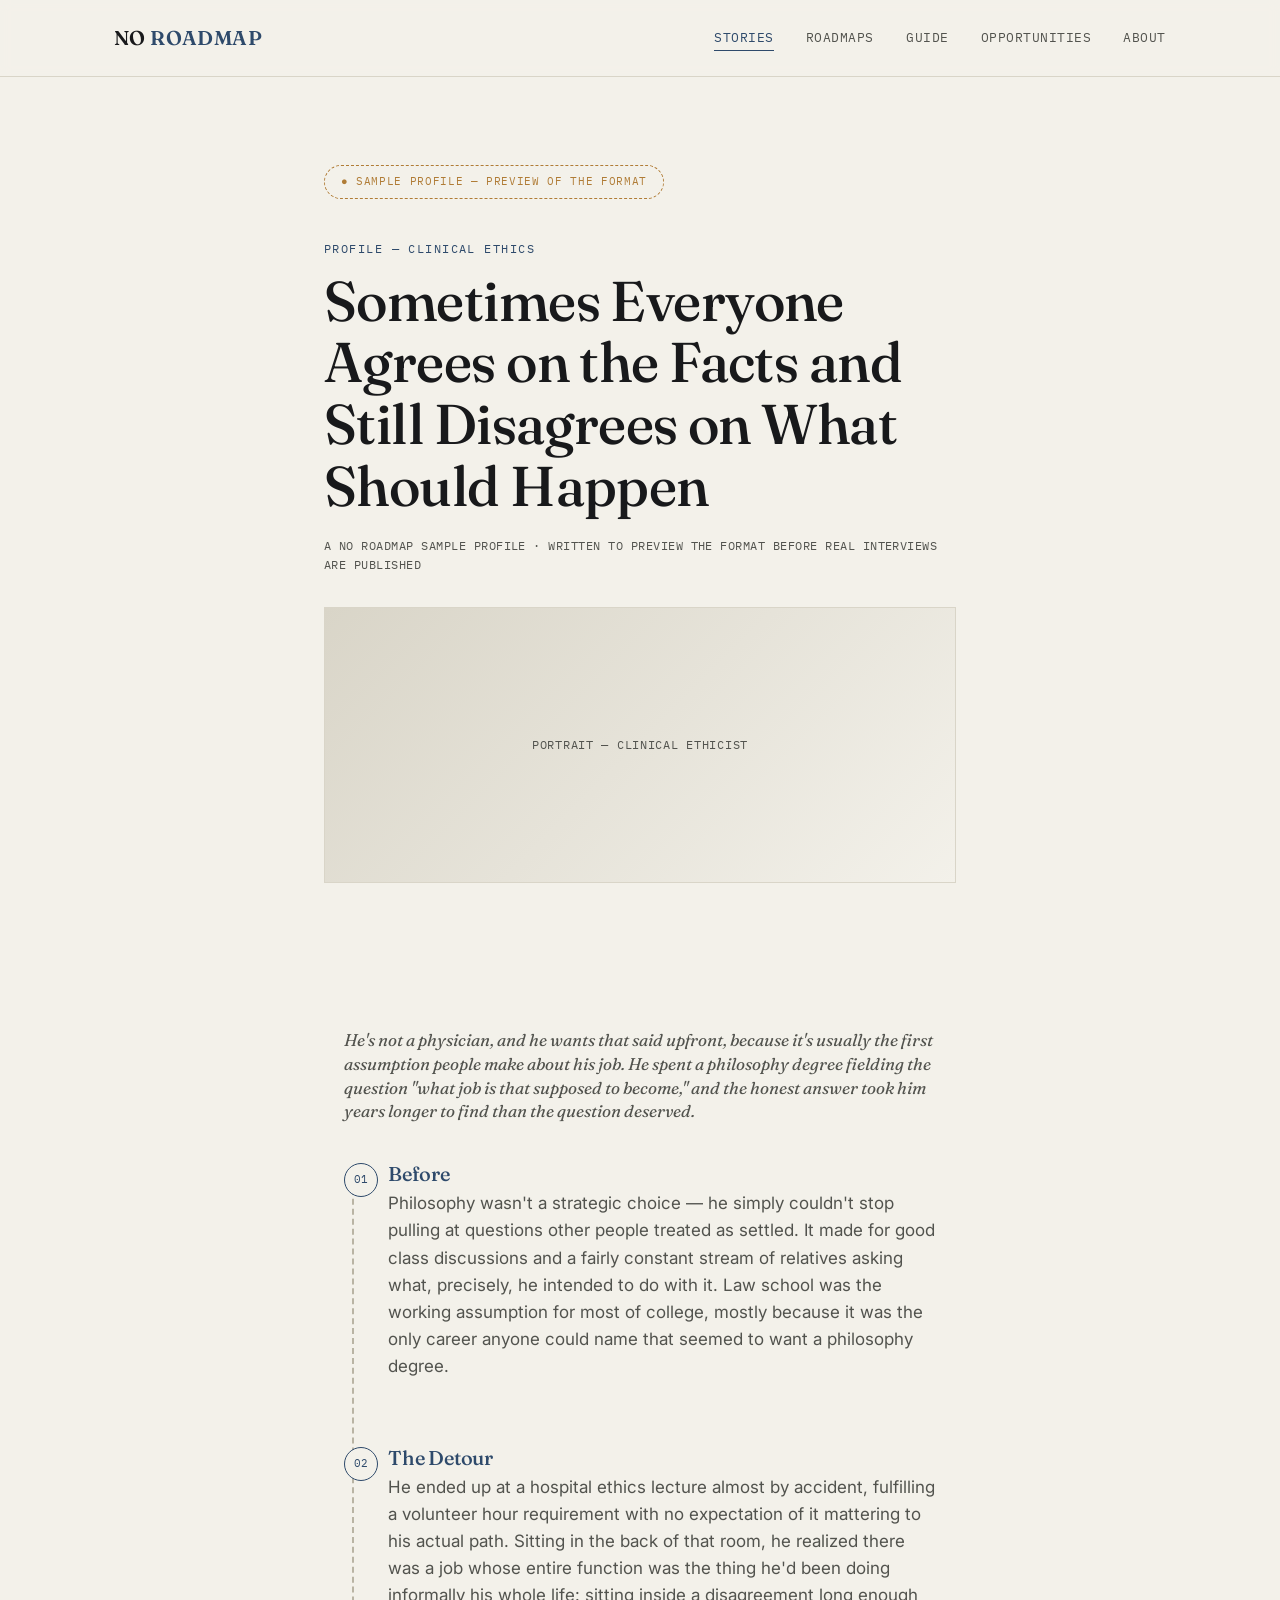
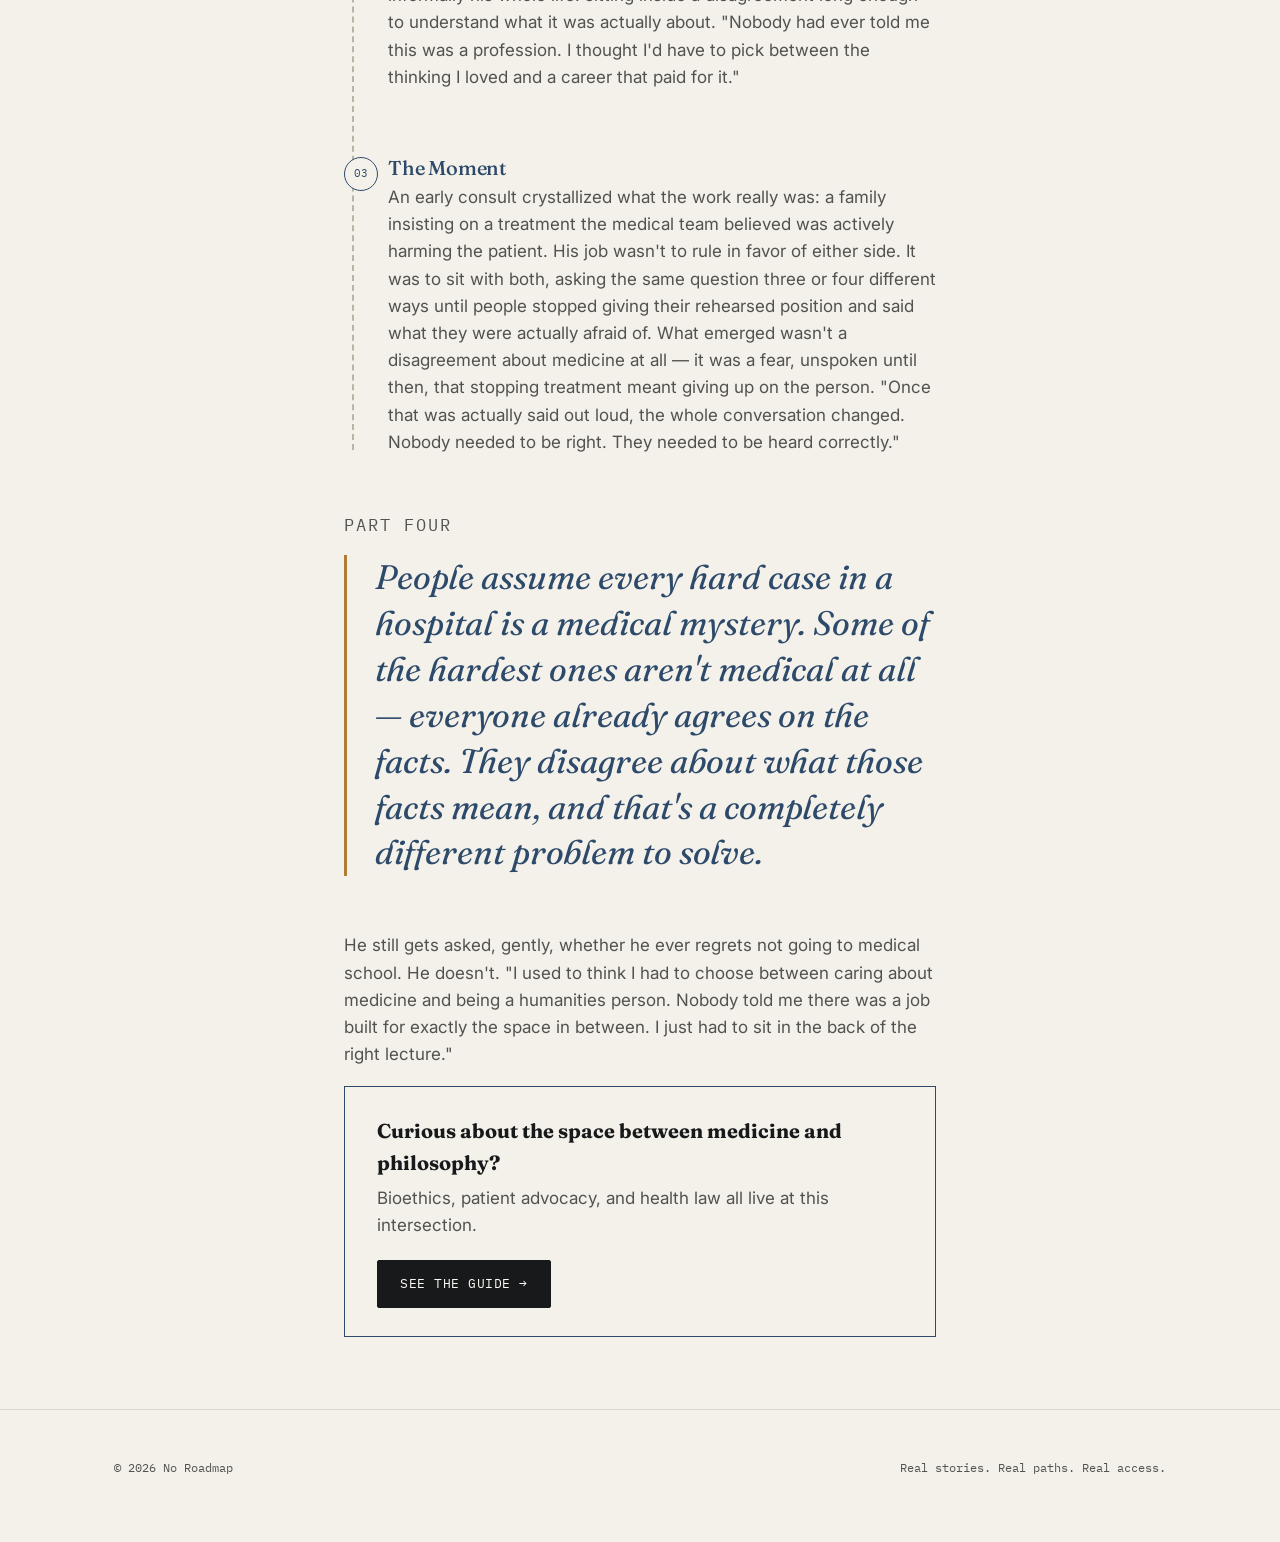
<file: story-ethics.html>
<!DOCTYPE html>
<html lang="en">
<head>
<meta charset="UTF-8">
<meta name="viewport" content="width=device-width, initial-scale=1.0">
<title>Sometimes Everyone Agrees on the Facts — No Roadmap</title>
<link rel="stylesheet" href="styles.css">
</head>
<body>

<nav class="site-nav">
  <div class="wrap">
    <a href="index.html" class="wordmark">NO <span>ROADMAP</span></a>
    <ul class="nav-links" id="navLinks">
      <li><a href="stories.html" aria-current="page">Stories</a></li>
      <li><a href="roadmaps.html">Roadmaps</a></li>
      <li><a href="guide.html">Guide</a></li>
      <li><a href="opportunities.html">Opportunities</a></li>
      <li><a href="about.html">About</a></li>
    </ul>
    <button class="nav-toggle" id="navToggle" aria-label="Toggle menu">MENU</button>
  </div>
</nav>

<header class="section-tight">
  <div class="wrap" style="padding-top:40px; max-width:760px;">
    <span class="sample-badge">● Sample Profile — Preview of the Format</span>
    <p class="eyebrow">Profile — Clinical Ethics</p>
    <h1 style="font-size:clamp(32px,5.5vw,56px); margin:12px 0 20px; line-height:1.1;">Sometimes Everyone Agrees on the Facts and Still Disagrees on What Should Happen</h1>
    <p class="article-meta">A No Roadmap Sample Profile · Written to preview the format before real interviews are published</p>
    <div class="article-hero-photo">Portrait — Clinical Ethicist</div>
  </div>
</header>

<section>
  <div class="wrap article-body">

    <p class="lede" style="margin-bottom:40px;">He's not a physician, and he wants that said upfront, because it's usually the first assumption people make about his job. He spent a philosophy degree fielding the question "what job is that supposed to become," and the honest answer took him years longer to find than the question deserved.</p>

    <div class="route-thread">

      <div class="waypoint" data-mark="01">
        <h3>Before</h3>
        <p>Philosophy wasn't a strategic choice — he simply couldn't stop pulling at questions other people treated as settled. It made for good class discussions and a fairly constant stream of relatives asking what, precisely, he intended to do with it. Law school was the working assumption for most of college, mostly because it was the only career anyone could name that seemed to want a philosophy degree.</p>
      </div>

      <div class="waypoint" data-mark="02">
        <h3>The Detour</h3>
        <p>He ended up at a hospital ethics lecture almost by accident, fulfilling a volunteer hour requirement with no expectation of it mattering to his actual path. Sitting in the back of that room, he realized there was a job whose entire function was the thing he'd been doing informally his whole life: sitting inside a disagreement long enough to understand what it was actually about. "Nobody had ever told me this was a profession. I thought I'd have to pick between the thinking I loved and a career that paid for it."</p>
      </div>

      <div class="waypoint" data-mark="03">
        <h3>The Moment</h3>
        <p>An early consult crystallized what the work really was: a family insisting on a treatment the medical team believed was actively harming the patient. His job wasn't to rule in favor of either side. It was to sit with both, asking the same question three or four different ways until people stopped giving their rehearsed position and said what they were actually afraid of. What emerged wasn't a disagreement about medicine at all — it was a fear, unspoken until then, that stopping treatment meant giving up on the person. "Once that was actually said out loud, the whole conversation changed. Nobody needed to be right. They needed to be heard correctly."</p>
      </div>

    </div>

    <div style="margin:56px 0;">
      <p class="eyebrow" style="margin-bottom:16px;">Part Four</p>
      <blockquote class="pull-quote">
        People assume every hard case in a hospital is a medical mystery. Some of the hardest ones aren't medical at all — everyone already agrees on the facts. They disagree about what those facts mean, and that's a completely different problem to solve.
      </blockquote>
    </div>

    <p>He still gets asked, gently, whether he ever regrets not going to medical school. He doesn't. "I used to think I had to choose between caring about medicine and being a humanities person. Nobody told me there was a job built for exactly the space in between. I just had to sit in the back of the right lecture."</p>

    <div class="roadmap-cta">
      <div>
        <h4>Curious about the space between medicine and philosophy?</h4>
        <p>Bioethics, patient advocacy, and health law all live at this intersection.</p>
      </div>
      <a href="guide.html" class="btn btn-primary">See the Guide →</a>
    </div>

  </div>
</section>

<footer>
  <div class="wrap">
    <span>© 2026 No Roadmap</span>
    <span>Real stories. Real paths. Real access.</span>
  </div>
</footer>

<script src="script.js"></script>
</body>
</html>
</file>
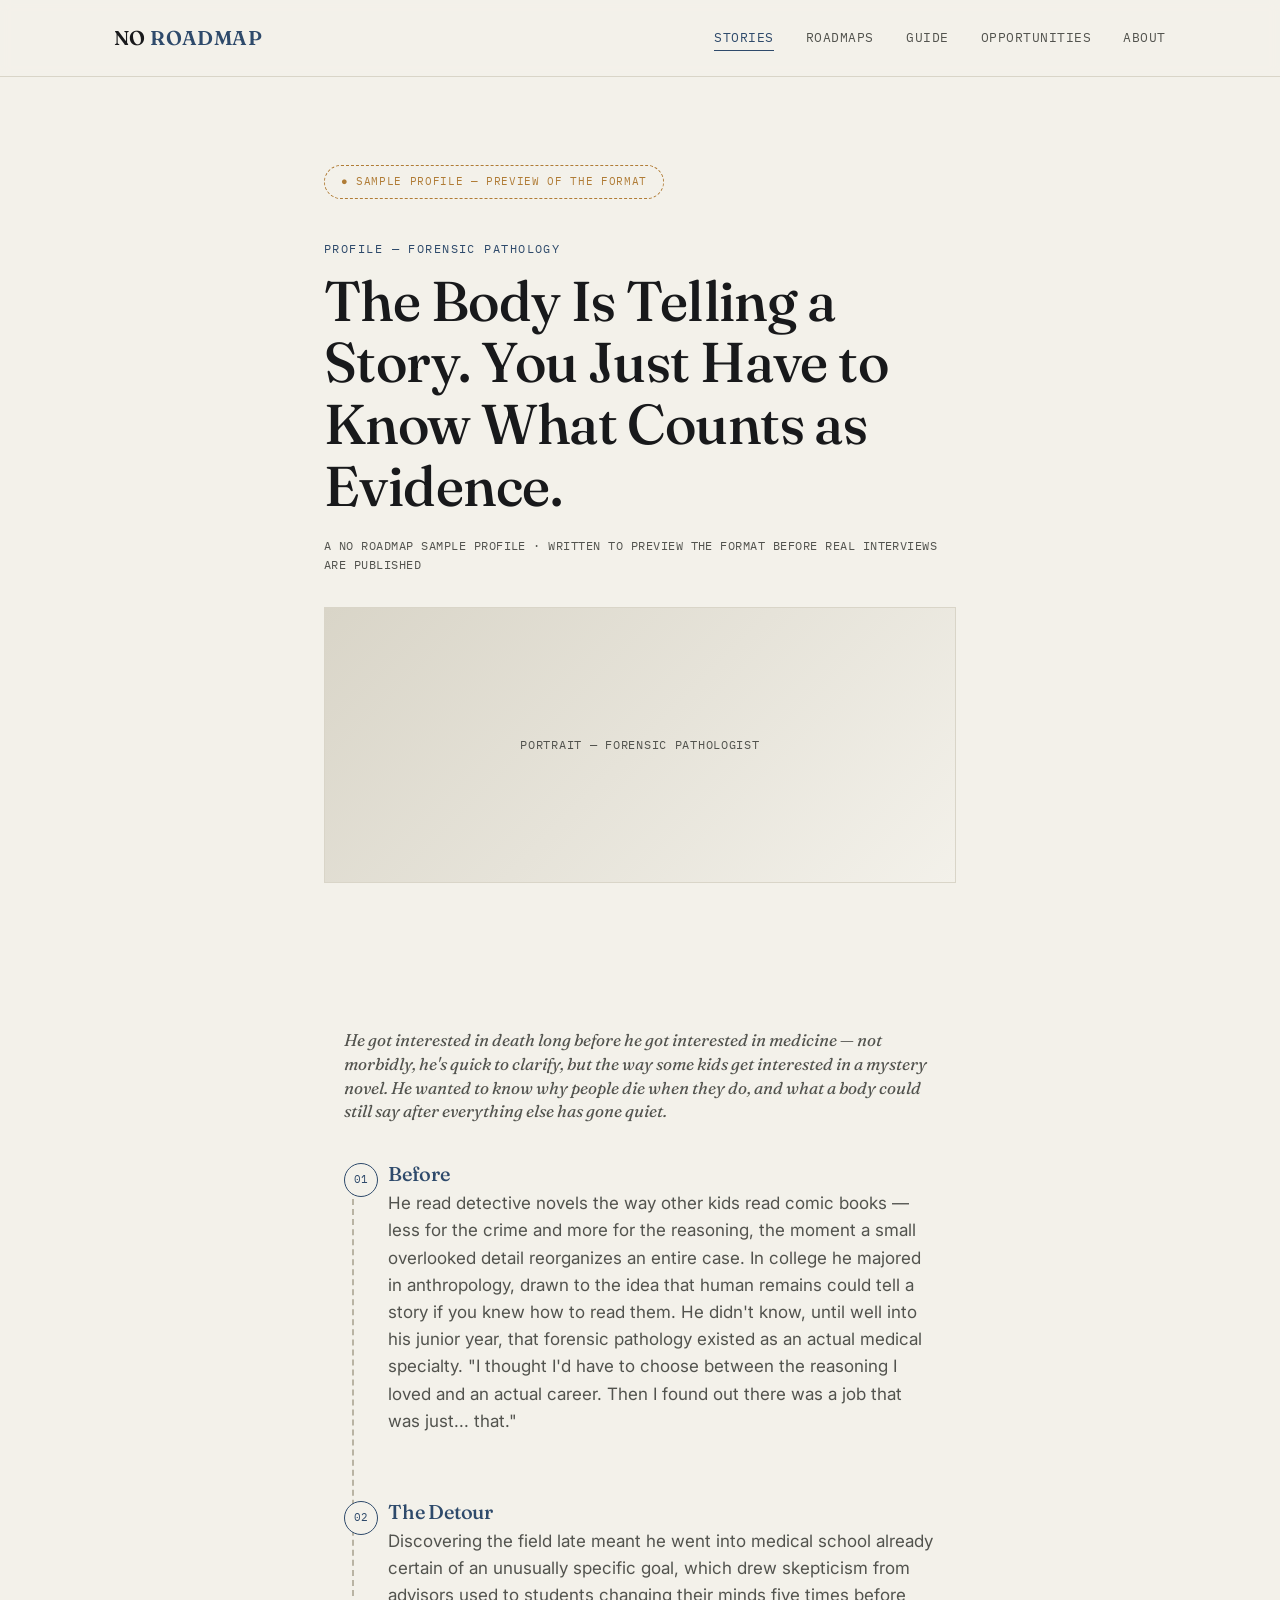
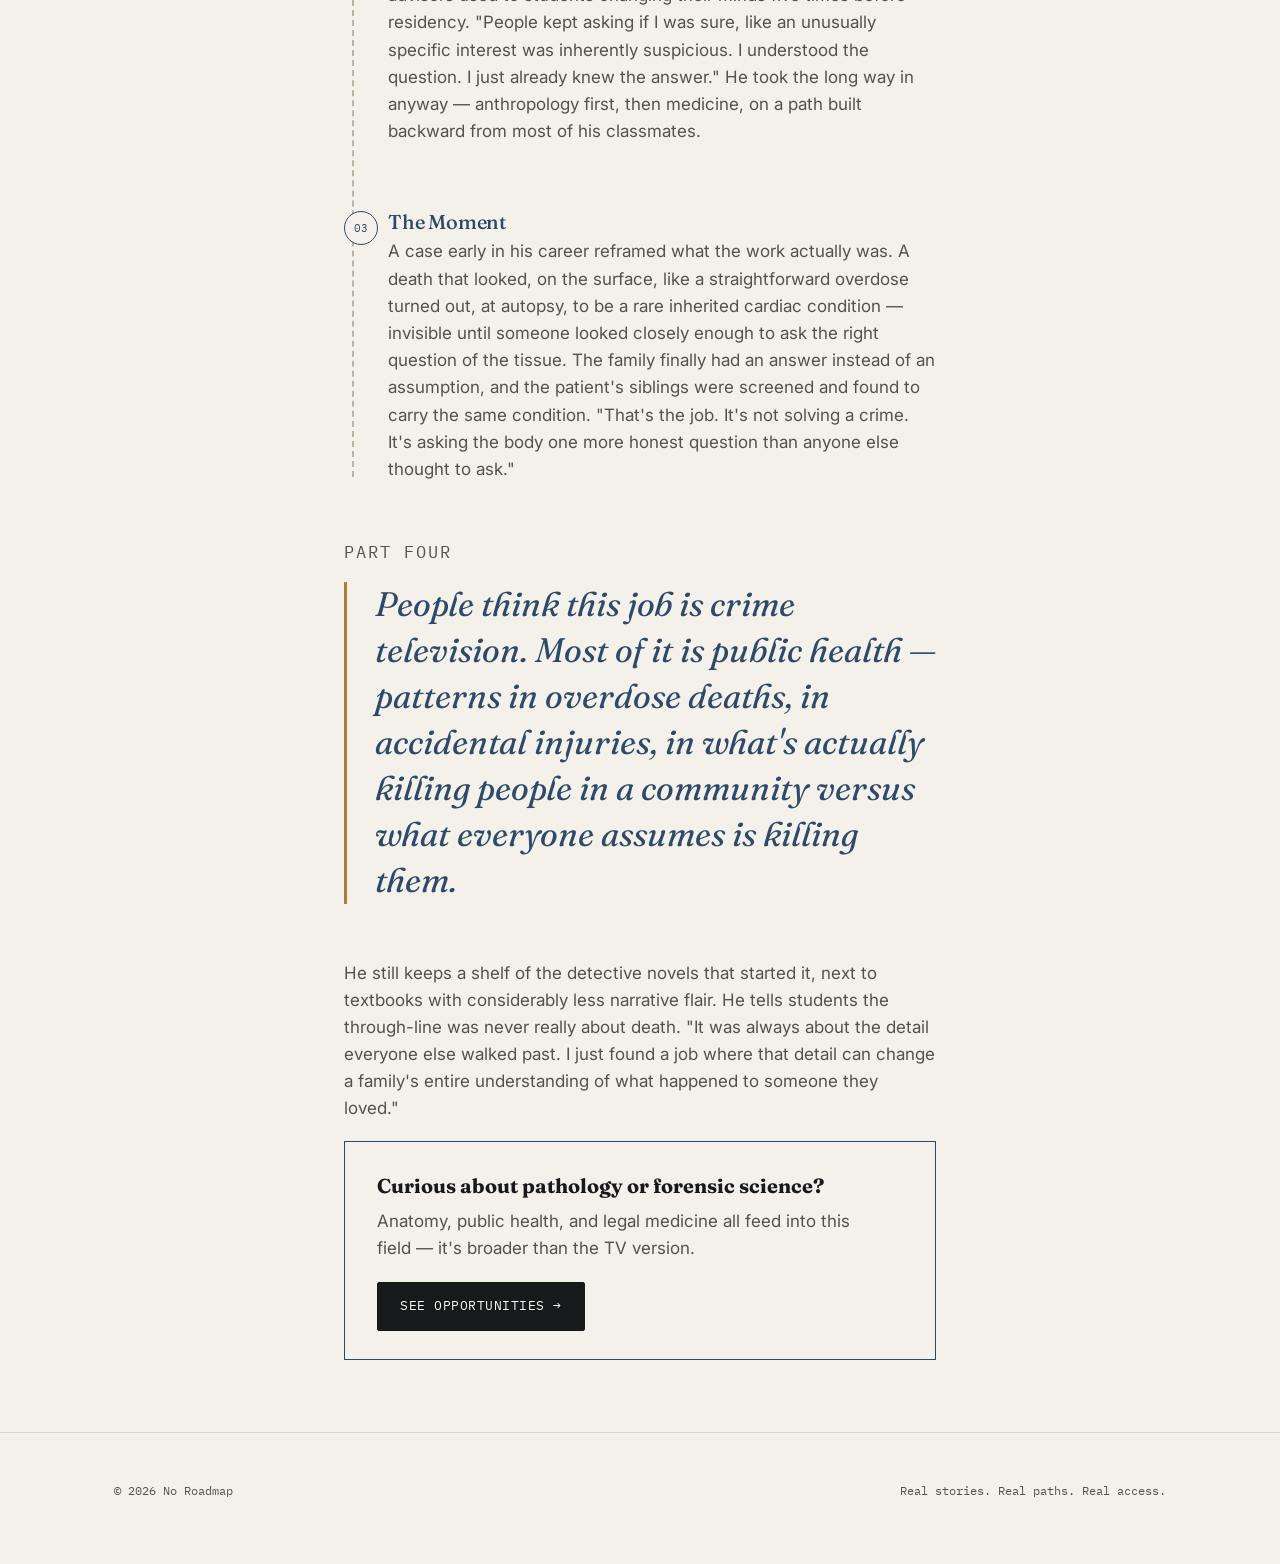
<file: story-forensic-pathology.html>
<!DOCTYPE html>
<html lang="en">
<head>
<meta charset="UTF-8">
<meta name="viewport" content="width=device-width, initial-scale=1.0">
<title>The Body Is Telling a Story — No Roadmap</title>
<link rel="stylesheet" href="styles.css">
</head>
<body>

<nav class="site-nav">
  <div class="wrap">
    <a href="index.html" class="wordmark">NO <span>ROADMAP</span></a>
    <ul class="nav-links" id="navLinks">
      <li><a href="stories.html" aria-current="page">Stories</a></li>
      <li><a href="roadmaps.html">Roadmaps</a></li>
      <li><a href="guide.html">Guide</a></li>
      <li><a href="opportunities.html">Opportunities</a></li>
      <li><a href="about.html">About</a></li>
    </ul>
    <button class="nav-toggle" id="navToggle" aria-label="Toggle menu">MENU</button>
  </div>
</nav>

<header class="section-tight">
  <div class="wrap" style="padding-top:40px; max-width:760px;">
    <span class="sample-badge">● Sample Profile — Preview of the Format</span>
    <p class="eyebrow">Profile — Forensic Pathology</p>
    <h1 style="font-size:clamp(32px,5.5vw,56px); margin:12px 0 20px; line-height:1.1;">The Body Is Telling a Story. You Just Have to Know What Counts as Evidence.</h1>
    <p class="article-meta">A No Roadmap Sample Profile · Written to preview the format before real interviews are published</p>
    <div class="article-hero-photo">Portrait — Forensic Pathologist</div>
  </div>
</header>

<section>
  <div class="wrap article-body">

    <p class="lede" style="margin-bottom:40px;">He got interested in death long before he got interested in medicine — not morbidly, he's quick to clarify, but the way some kids get interested in a mystery novel. He wanted to know why people die when they do, and what a body could still say after everything else has gone quiet.</p>

    <div class="route-thread">

      <div class="waypoint" data-mark="01">
        <h3>Before</h3>
        <p>He read detective novels the way other kids read comic books — less for the crime and more for the reasoning, the moment a small overlooked detail reorganizes an entire case. In college he majored in anthropology, drawn to the idea that human remains could tell a story if you knew how to read them. He didn't know, until well into his junior year, that forensic pathology existed as an actual medical specialty. "I thought I'd have to choose between the reasoning I loved and an actual career. Then I found out there was a job that was just... that."</p>
      </div>

      <div class="waypoint" data-mark="02">
        <h3>The Detour</h3>
        <p>Discovering the field late meant he went into medical school already certain of an unusually specific goal, which drew skepticism from advisors used to students changing their minds five times before residency. "People kept asking if I was sure, like an unusually specific interest was inherently suspicious. I understood the question. I just already knew the answer." He took the long way in anyway — anthropology first, then medicine, on a path built backward from most of his classmates.</p>
      </div>

      <div class="waypoint" data-mark="03">
        <h3>The Moment</h3>
        <p>A case early in his career reframed what the work actually was. A death that looked, on the surface, like a straightforward overdose turned out, at autopsy, to be a rare inherited cardiac condition — invisible until someone looked closely enough to ask the right question of the tissue. The family finally had an answer instead of an assumption, and the patient's siblings were screened and found to carry the same condition. "That's the job. It's not solving a crime. It's asking the body one more honest question than anyone else thought to ask."</p>
      </div>

    </div>

    <div style="margin:56px 0;">
      <p class="eyebrow" style="margin-bottom:16px;">Part Four</p>
      <blockquote class="pull-quote">
        People think this job is crime television. Most of it is public health — patterns in overdose deaths, in accidental injuries, in what's actually killing people in a community versus what everyone assumes is killing them.
      </blockquote>
    </div>

    <p>He still keeps a shelf of the detective novels that started it, next to textbooks with considerably less narrative flair. He tells students the through-line was never really about death. "It was always about the detail everyone else walked past. I just found a job where that detail can change a family's entire understanding of what happened to someone they loved."</p>

    <div class="roadmap-cta">
      <div>
        <h4>Curious about pathology or forensic science?</h4>
        <p>Anatomy, public health, and legal medicine all feed into this field — it's broader than the TV version.</p>
      </div>
      <a href="opportunities.html" class="btn btn-primary">See Opportunities →</a>
    </div>

  </div>
</section>

<footer>
  <div class="wrap">
    <span>© 2026 No Roadmap</span>
    <span>Real stories. Real paths. Real access.</span>
  </div>
</footer>

<script src="script.js"></script>
</body>
</html>
</file>
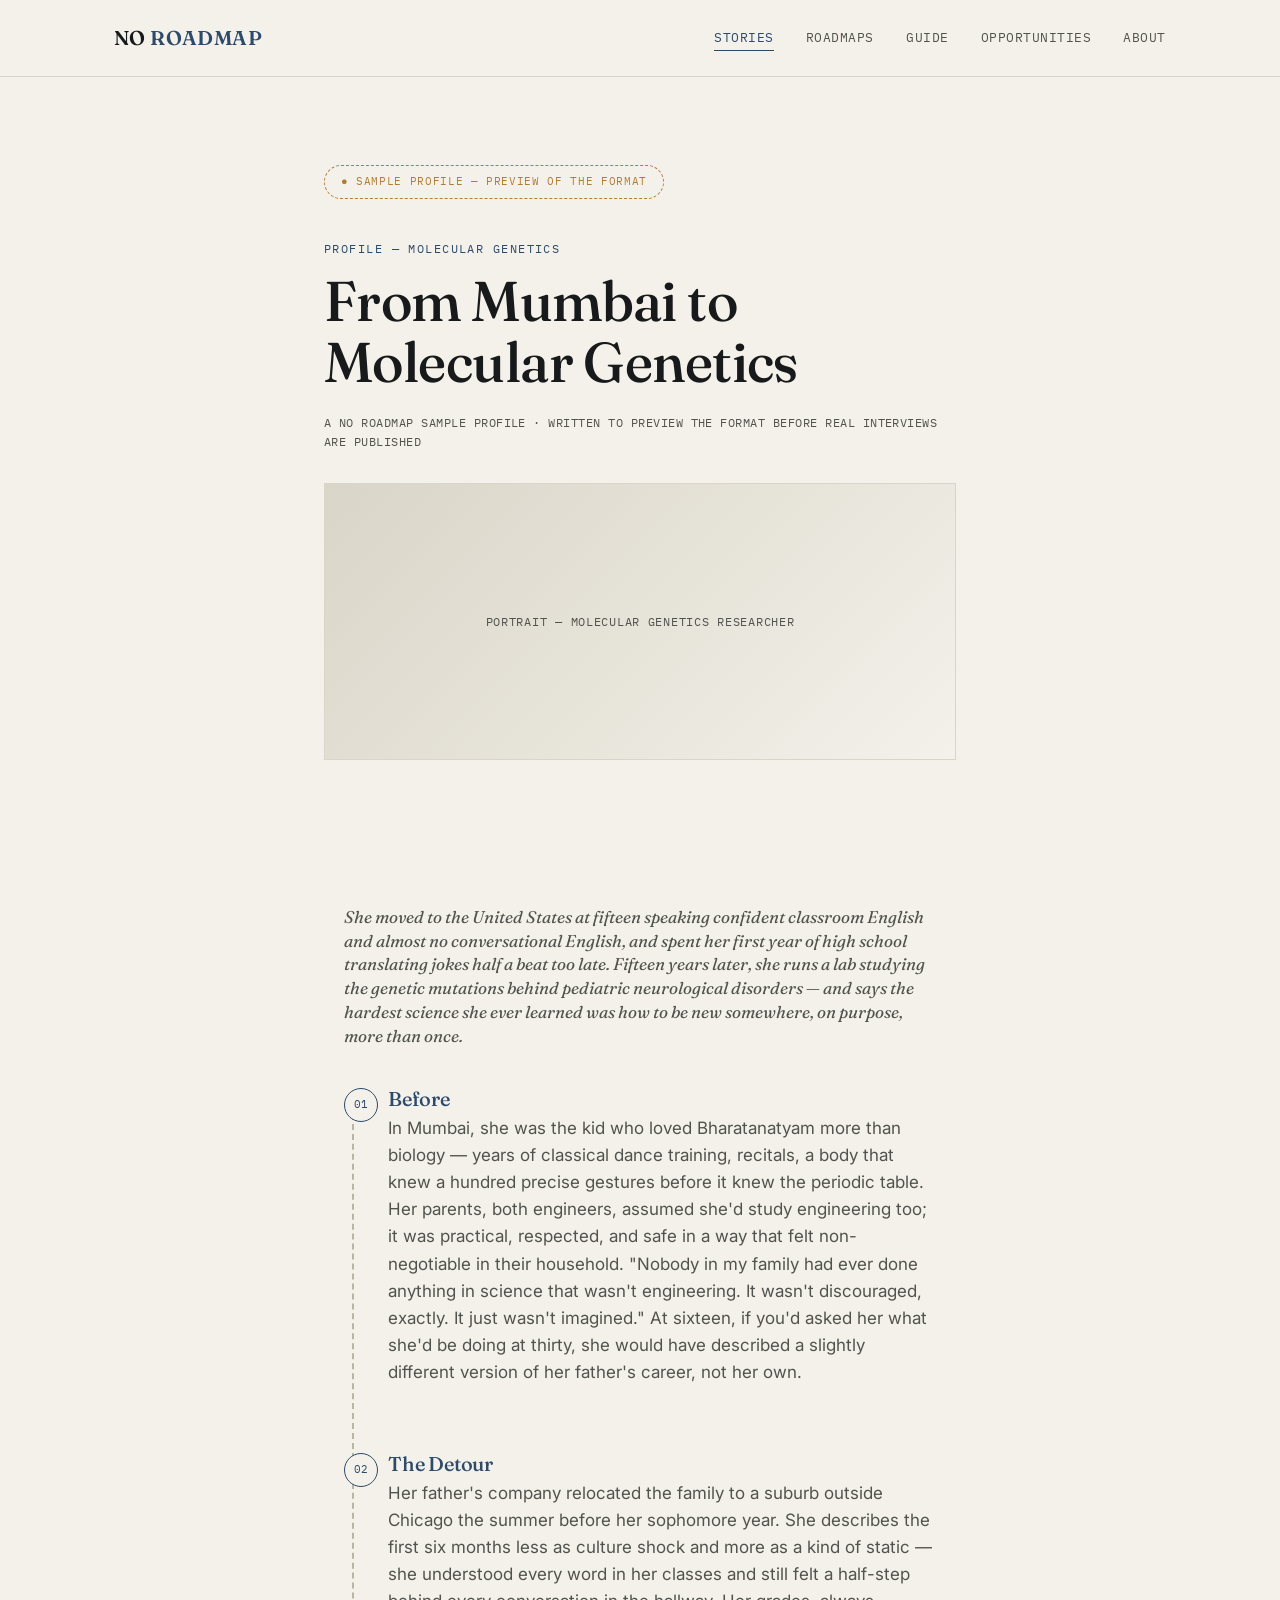
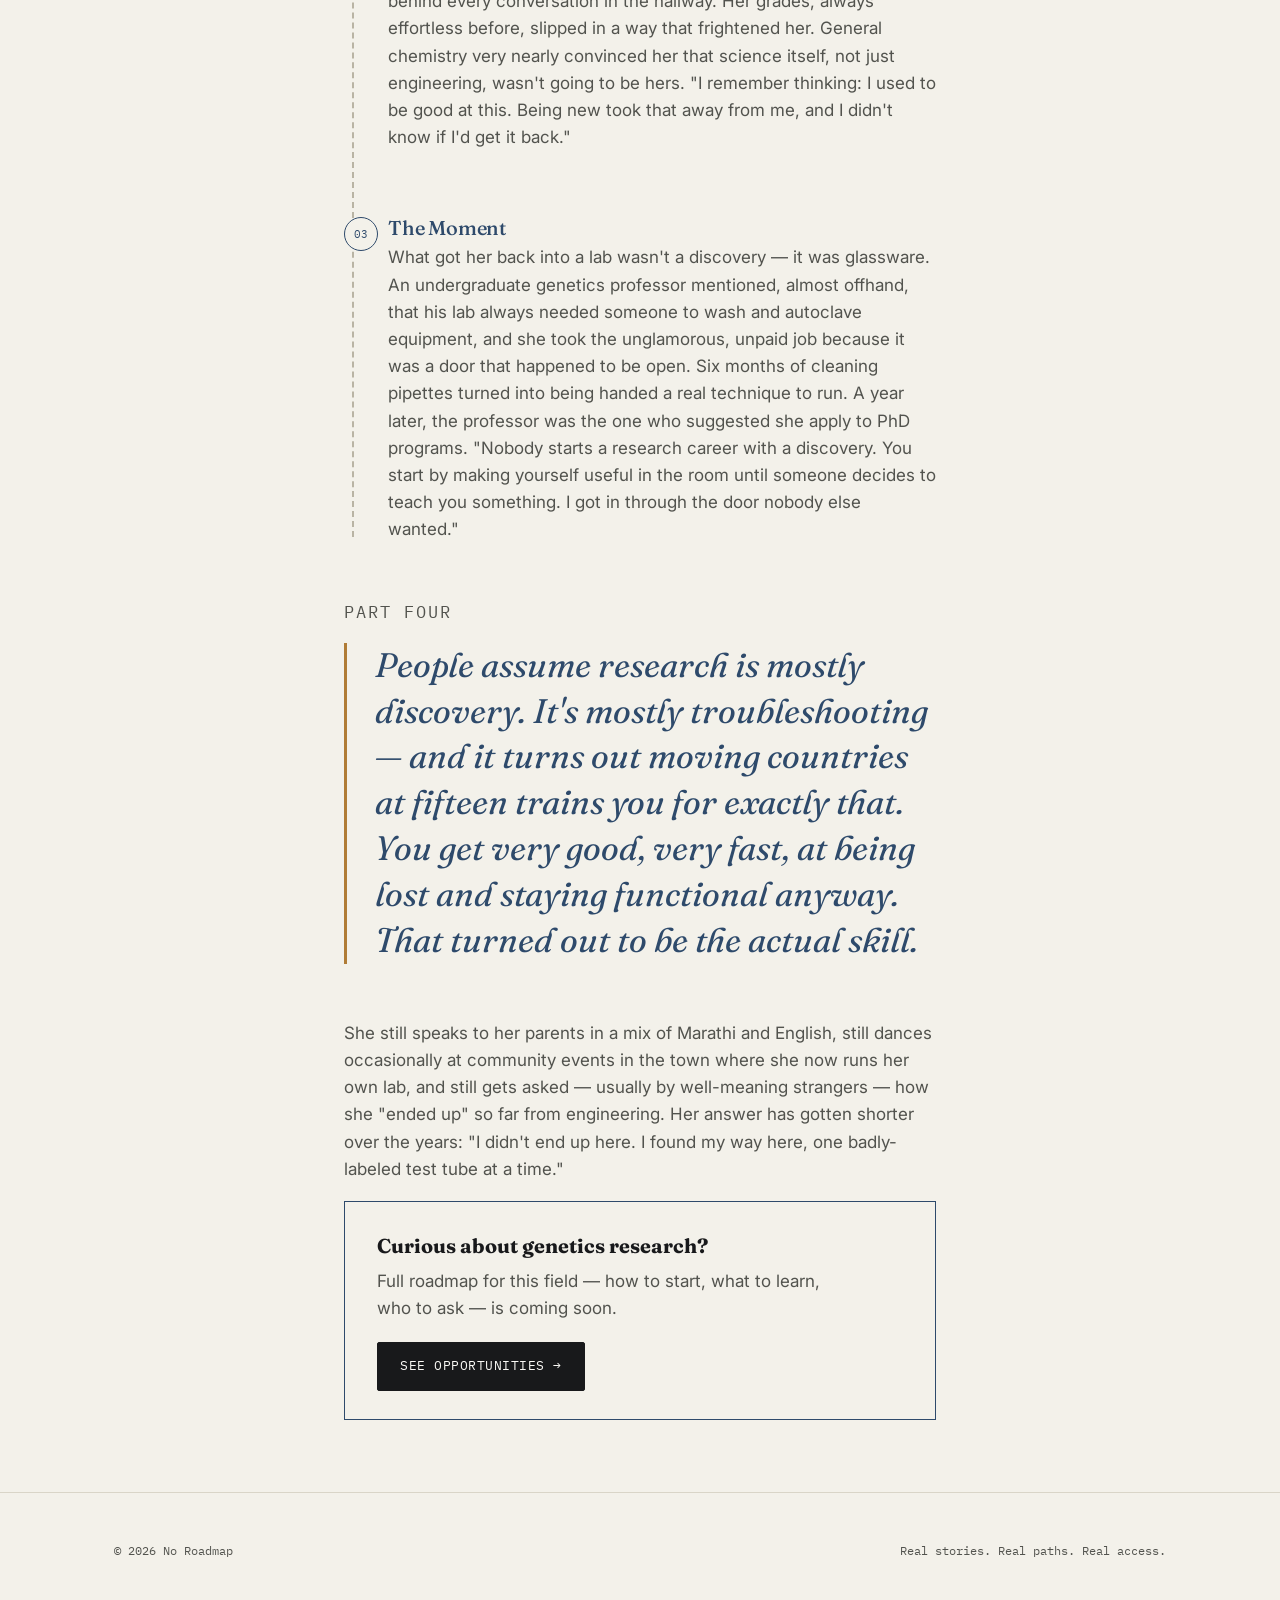
<file: story-genetics.html>
<!DOCTYPE html>
<html lang="en">
<head>
<meta charset="UTF-8">
<meta name="viewport" content="width=device-width, initial-scale=1.0">
<title>From Mumbai to Molecular Genetics — No Roadmap</title>
<link rel="stylesheet" href="styles.css">
</head>
<body>

<nav class="site-nav">
  <div class="wrap">
    <a href="index.html" class="wordmark">NO <span>ROADMAP</span></a>
    <ul class="nav-links" id="navLinks">
      <li><a href="stories.html" aria-current="page">Stories</a></li>
      <li><a href="roadmaps.html">Roadmaps</a></li>
      <li><a href="guide.html">Guide</a></li>
      <li><a href="opportunities.html">Opportunities</a></li>
      <li><a href="about.html">About</a></li>
    </ul>
    <button class="nav-toggle" id="navToggle" aria-label="Toggle menu">MENU</button>
  </div>
</nav>

<header class="section-tight">
  <div class="wrap" style="padding-top:40px; max-width:760px;">
    <span class="sample-badge">● Sample Profile — Preview of the Format</span>
    <p class="eyebrow">Profile — Molecular Genetics</p>
    <h1 style="font-size:clamp(32px,5.5vw,56px); margin:12px 0 20px; line-height:1.1;">From Mumbai to Molecular Genetics</h1>
    <p class="article-meta">A No Roadmap Sample Profile · Written to preview the format before real interviews are published</p>
    <div class="article-hero-photo">Portrait — Molecular Genetics Researcher</div>
  </div>
</header>

<section>
  <div class="wrap article-body">

    <p class="lede" style="margin-bottom:40px;">She moved to the United States at fifteen speaking confident classroom English and almost no conversational English, and spent her first year of high school translating jokes half a beat too late. Fifteen years later, she runs a lab studying the genetic mutations behind pediatric neurological disorders — and says the hardest science she ever learned was how to be new somewhere, on purpose, more than once.</p>

    <div class="route-thread">

      <div class="waypoint" data-mark="01">
        <h3>Before</h3>
        <p>In Mumbai, she was the kid who loved Bharatanatyam more than biology — years of classical dance training, recitals, a body that knew a hundred precise gestures before it knew the periodic table. Her parents, both engineers, assumed she'd study engineering too; it was practical, respected, and safe in a way that felt non-negotiable in their household. "Nobody in my family had ever done anything in science that wasn't engineering. It wasn't discouraged, exactly. It just wasn't imagined." At sixteen, if you'd asked her what she'd be doing at thirty, she would have described a slightly different version of her father's career, not her own.</p>
      </div>

      <div class="waypoint" data-mark="02">
        <h3>The Detour</h3>
        <p>Her father's company relocated the family to a suburb outside Chicago the summer before her sophomore year. She describes the first six months less as culture shock and more as a kind of static — she understood every word in her classes and still felt a half-step behind every conversation in the hallway. Her grades, always effortless before, slipped in a way that frightened her. General chemistry very nearly convinced her that science itself, not just engineering, wasn't going to be hers. "I remember thinking: I used to be good at this. Being new took that away from me, and I didn't know if I'd get it back."</p>
      </div>

      <div class="waypoint" data-mark="03">
        <h3>The Moment</h3>
        <p>What got her back into a lab wasn't a discovery — it was glassware. An undergraduate genetics professor mentioned, almost offhand, that his lab always needed someone to wash and autoclave equipment, and she took the unglamorous, unpaid job because it was a door that happened to be open. Six months of cleaning pipettes turned into being handed a real technique to run. A year later, the professor was the one who suggested she apply to PhD programs. "Nobody starts a research career with a discovery. You start by making yourself useful in the room until someone decides to teach you something. I got in through the door nobody else wanted."</p>
      </div>

    </div>

    <div style="margin:56px 0;">
      <p class="eyebrow" style="margin-bottom:16px;">Part Four</p>
      <blockquote class="pull-quote">
        People assume research is mostly discovery. It's mostly troubleshooting — and it turns out moving countries at fifteen trains you for exactly that. You get very good, very fast, at being lost and staying functional anyway. That turned out to be the actual skill.
      </blockquote>
    </div>

    <p>She still speaks to her parents in a mix of Marathi and English, still dances occasionally at community events in the town where she now runs her own lab, and still gets asked — usually by well-meaning strangers — how she "ended up" so far from engineering. Her answer has gotten shorter over the years: "I didn't end up here. I found my way here, one badly-labeled test tube at a time."</p>

    <div class="roadmap-cta">
      <div>
        <h4>Curious about genetics research?</h4>
        <p>Full roadmap for this field — how to start, what to learn, who to ask — is coming soon.</p>
      </div>
      <a href="opportunities.html" class="btn btn-primary">See Opportunities →</a>
    </div>

  </div>
</section>

<footer>
  <div class="wrap">
    <span>© 2026 No Roadmap</span>
    <span>Real stories. Real paths. Real access.</span>
  </div>
</footer>

<script src="script.js"></script>
</body>
</html>
</file>
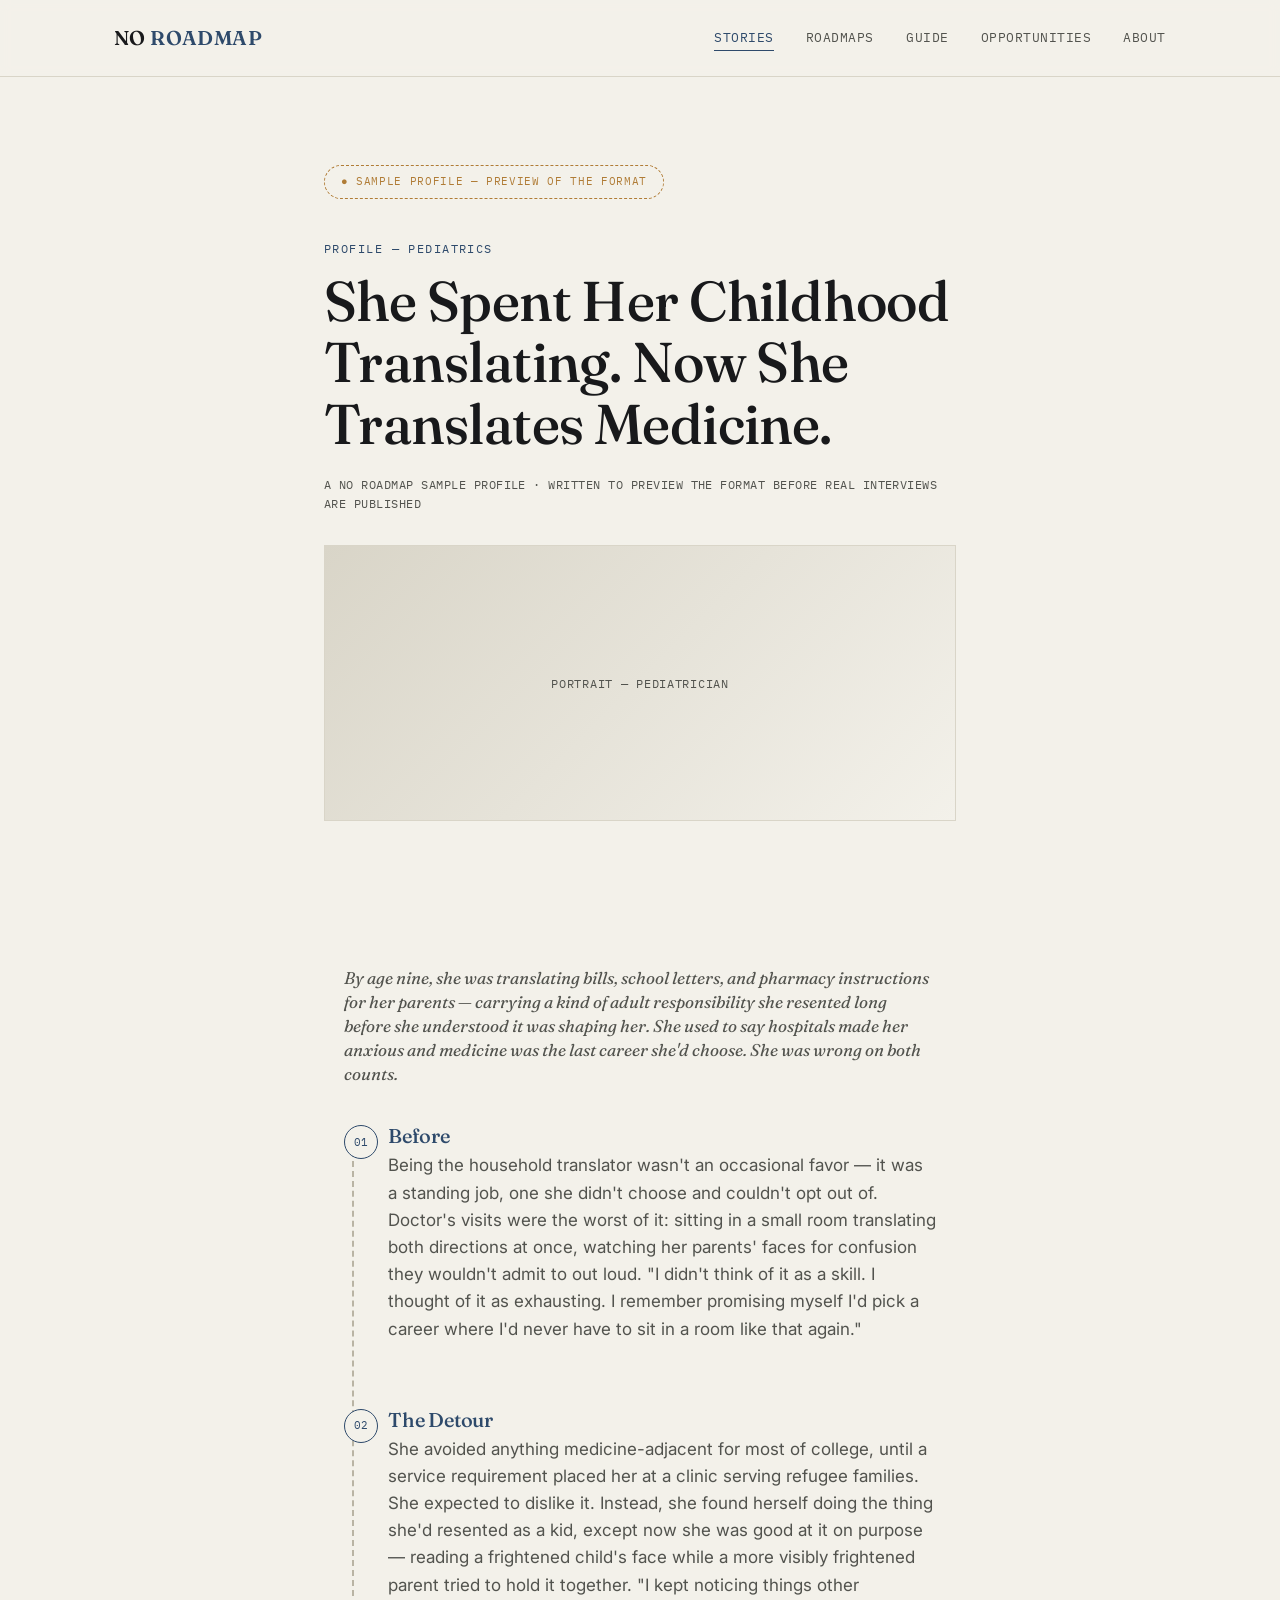
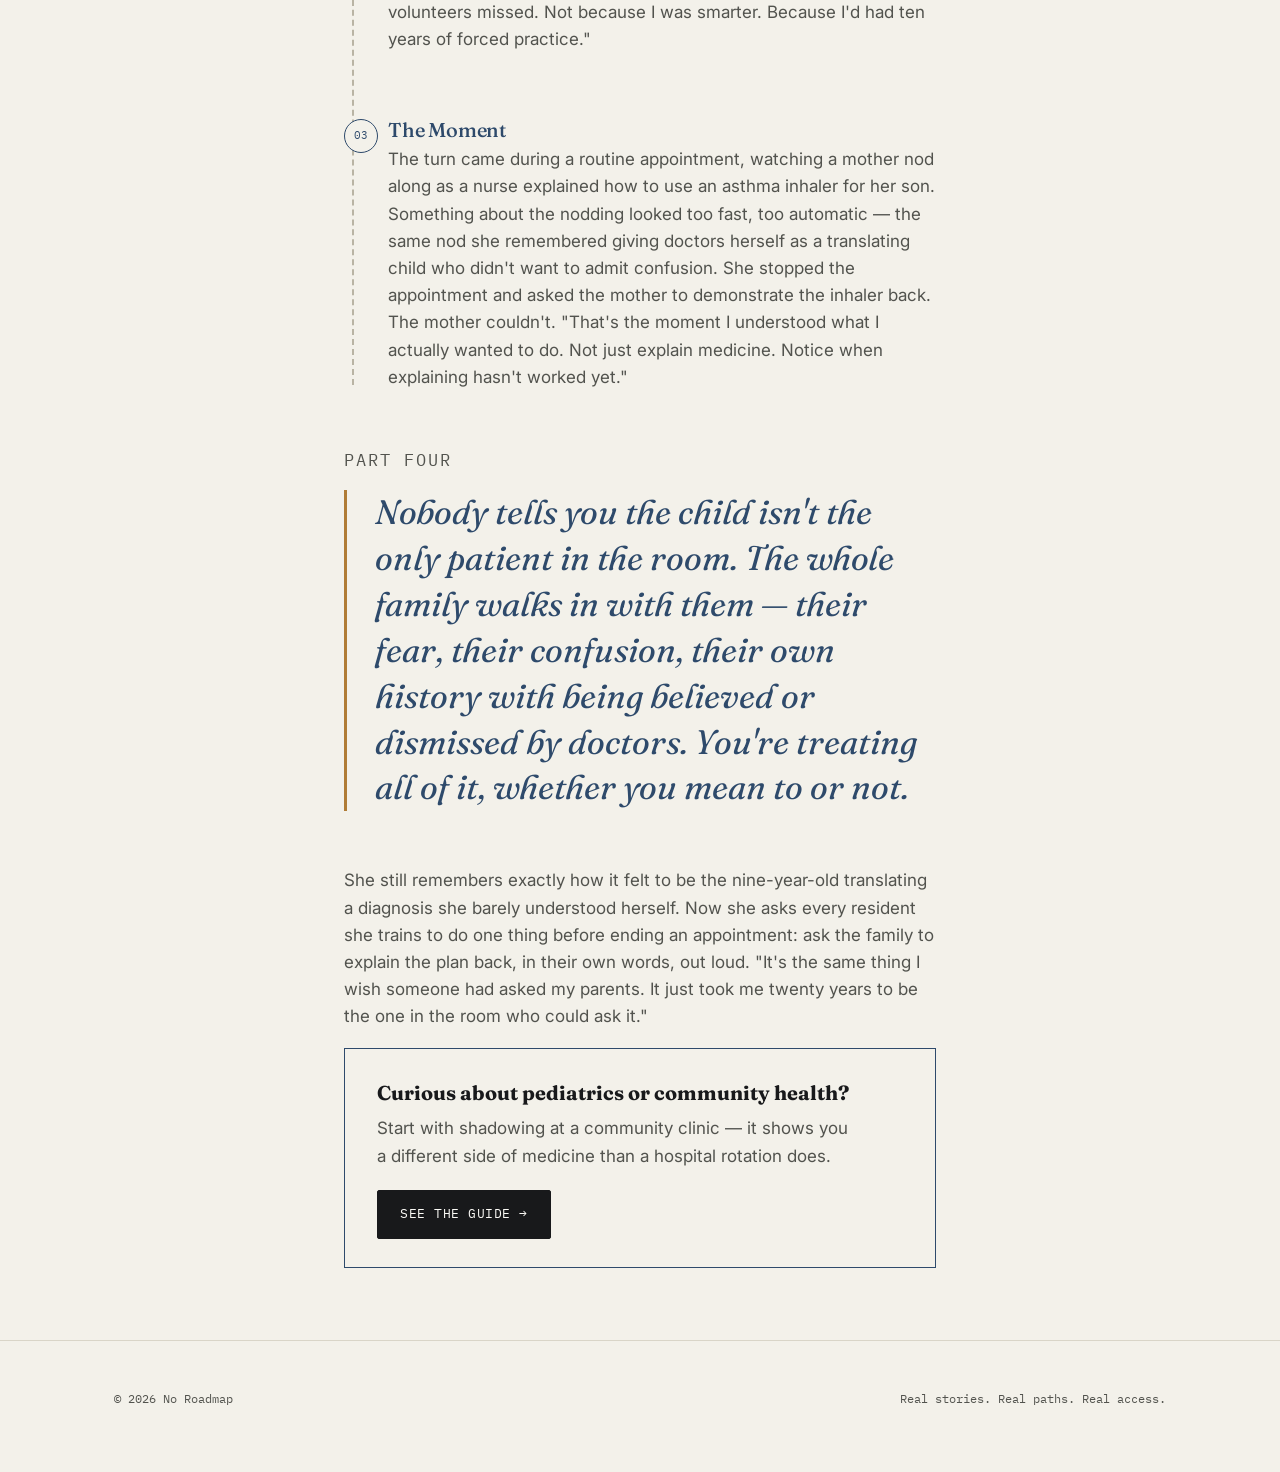
<file: story-pediatrics.html>
<!DOCTYPE html>
<html lang="en">
<head>
<meta charset="UTF-8">
<meta name="viewport" content="width=device-width, initial-scale=1.0">
<title>She Spent Her Childhood Translating. Now She Translates Medicine. — No Roadmap</title>
<link rel="stylesheet" href="styles.css">
</head>
<body>

<nav class="site-nav">
  <div class="wrap">
    <a href="index.html" class="wordmark">NO <span>ROADMAP</span></a>
    <ul class="nav-links" id="navLinks">
      <li><a href="stories.html" aria-current="page">Stories</a></li>
      <li><a href="roadmaps.html">Roadmaps</a></li>
      <li><a href="guide.html">Guide</a></li>
      <li><a href="opportunities.html">Opportunities</a></li>
      <li><a href="about.html">About</a></li>
    </ul>
    <button class="nav-toggle" id="navToggle" aria-label="Toggle menu">MENU</button>
  </div>
</nav>

<header class="section-tight">
  <div class="wrap" style="padding-top:40px; max-width:760px;">
    <span class="sample-badge">● Sample Profile — Preview of the Format</span>
    <p class="eyebrow">Profile — Pediatrics</p>
    <h1 style="font-size:clamp(32px,5.5vw,56px); margin:12px 0 20px; line-height:1.1;">She Spent Her Childhood Translating. Now She Translates Medicine.</h1>
    <p class="article-meta">A No Roadmap Sample Profile · Written to preview the format before real interviews are published</p>
    <div class="article-hero-photo">Portrait — Pediatrician</div>
  </div>
</header>

<section>
  <div class="wrap article-body">

    <p class="lede" style="margin-bottom:40px;">By age nine, she was translating bills, school letters, and pharmacy instructions for her parents — carrying a kind of adult responsibility she resented long before she understood it was shaping her. She used to say hospitals made her anxious and medicine was the last career she'd choose. She was wrong on both counts.</p>

    <div class="route-thread">

      <div class="waypoint" data-mark="01">
        <h3>Before</h3>
        <p>Being the household translator wasn't an occasional favor — it was a standing job, one she didn't choose and couldn't opt out of. Doctor's visits were the worst of it: sitting in a small room translating both directions at once, watching her parents' faces for confusion they wouldn't admit to out loud. "I didn't think of it as a skill. I thought of it as exhausting. I remember promising myself I'd pick a career where I'd never have to sit in a room like that again."</p>
      </div>

      <div class="waypoint" data-mark="02">
        <h3>The Detour</h3>
        <p>She avoided anything medicine-adjacent for most of college, until a service requirement placed her at a clinic serving refugee families. She expected to dislike it. Instead, she found herself doing the thing she'd resented as a kid, except now she was good at it on purpose — reading a frightened child's face while a more visibly frightened parent tried to hold it together. "I kept noticing things other volunteers missed. Not because I was smarter. Because I'd had ten years of forced practice."</p>
      </div>

      <div class="waypoint" data-mark="03">
        <h3>The Moment</h3>
        <p>The turn came during a routine appointment, watching a mother nod along as a nurse explained how to use an asthma inhaler for her son. Something about the nodding looked too fast, too automatic — the same nod she remembered giving doctors herself as a translating child who didn't want to admit confusion. She stopped the appointment and asked the mother to demonstrate the inhaler back. The mother couldn't. "That's the moment I understood what I actually wanted to do. Not just explain medicine. Notice when explaining hasn't worked yet."</p>
      </div>

    </div>

    <div style="margin:56px 0;">
      <p class="eyebrow" style="margin-bottom:16px;">Part Four</p>
      <blockquote class="pull-quote">
        Nobody tells you the child isn't the only patient in the room. The whole family walks in with them — their fear, their confusion, their own history with being believed or dismissed by doctors. You're treating all of it, whether you mean to or not.
      </blockquote>
    </div>

    <p>She still remembers exactly how it felt to be the nine-year-old translating a diagnosis she barely understood herself. Now she asks every resident she trains to do one thing before ending an appointment: ask the family to explain the plan back, in their own words, out loud. "It's the same thing I wish someone had asked my parents. It just took me twenty years to be the one in the room who could ask it."</p>

    <div class="roadmap-cta">
      <div>
        <h4>Curious about pediatrics or community health?</h4>
        <p>Start with shadowing at a community clinic — it shows you a different side of medicine than a hospital rotation does.</p>
      </div>
      <a href="guide.html" class="btn btn-primary">See the Guide →</a>
    </div>

  </div>
</section>

<footer>
  <div class="wrap">
    <span>© 2026 No Roadmap</span>
    <span>Real stories. Real paths. Real access.</span>
  </div>
</footer>

<script src="script.js"></script>
</body>
</html>
</file>
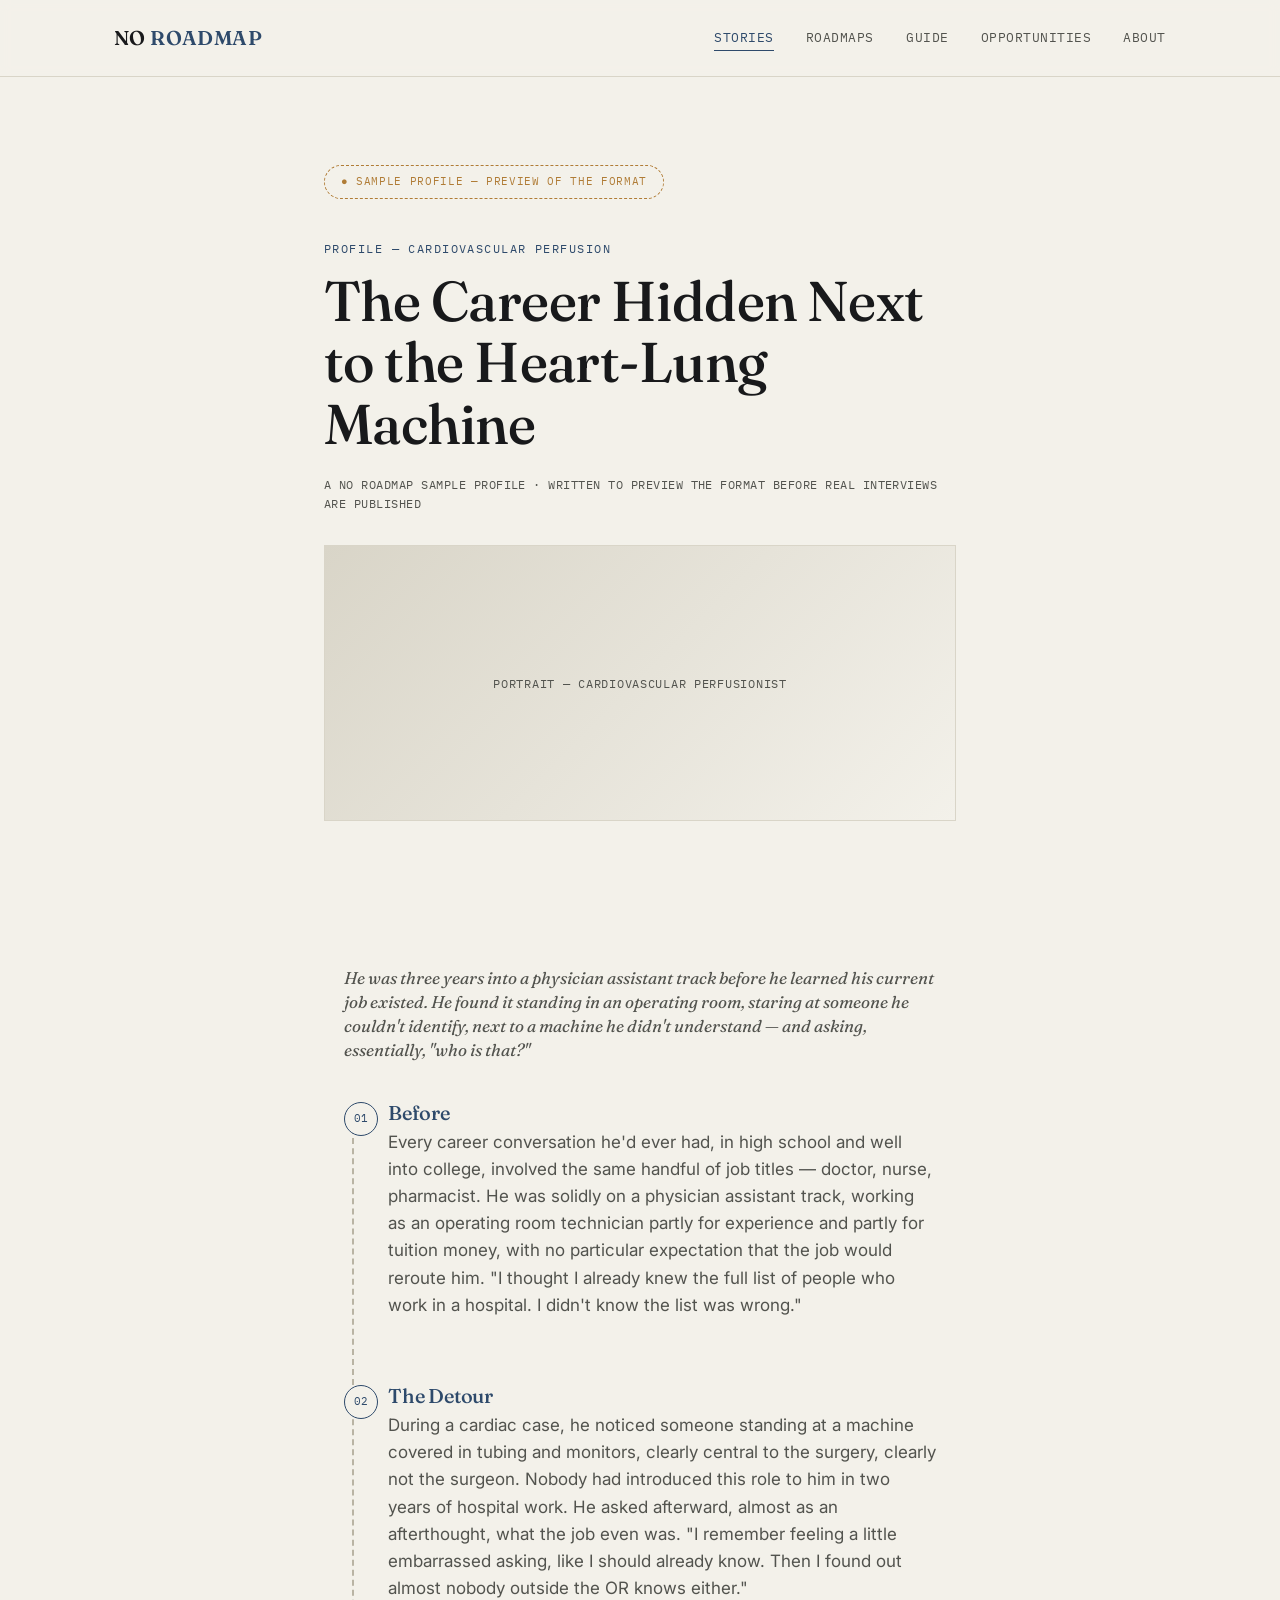
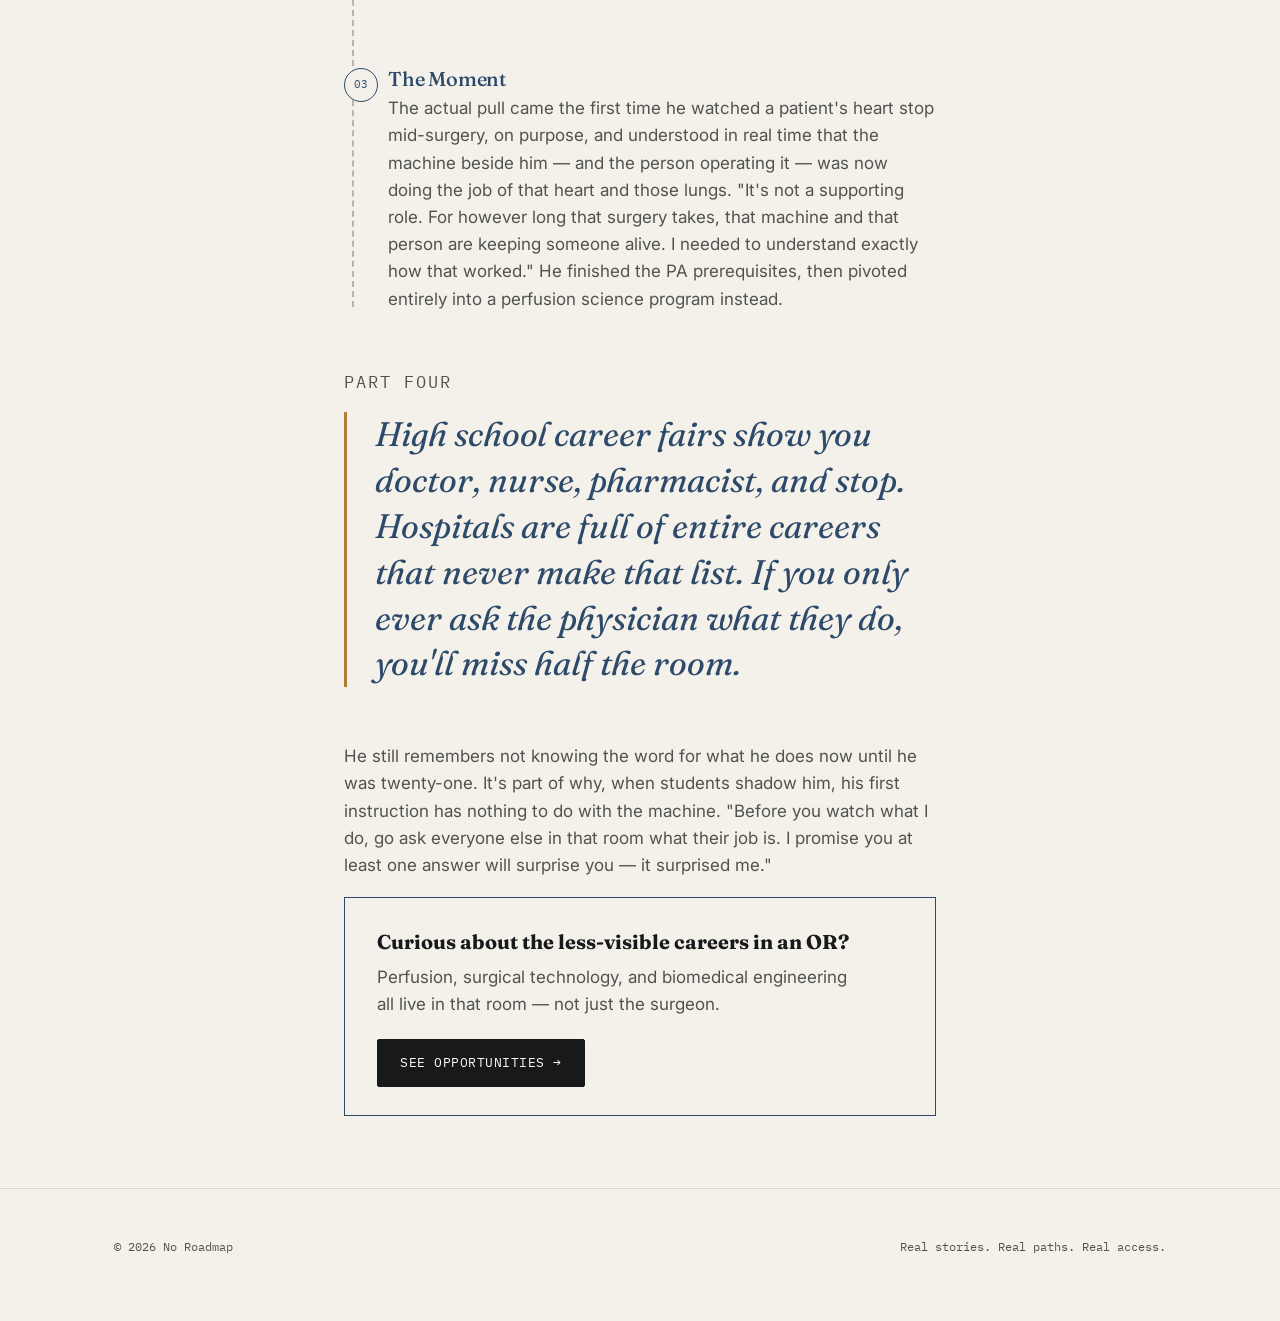
<file: story-perfusion.html>
<!DOCTYPE html>
<html lang="en">
<head>
<meta charset="UTF-8">
<meta name="viewport" content="width=device-width, initial-scale=1.0">
<title>The Career Hidden Next to the Heart-Lung Machine — No Roadmap</title>
<link rel="stylesheet" href="styles.css">
</head>
<body>

<nav class="site-nav">
  <div class="wrap">
    <a href="index.html" class="wordmark">NO <span>ROADMAP</span></a>
    <ul class="nav-links" id="navLinks">
      <li><a href="stories.html" aria-current="page">Stories</a></li>
      <li><a href="roadmaps.html">Roadmaps</a></li>
      <li><a href="guide.html">Guide</a></li>
      <li><a href="opportunities.html">Opportunities</a></li>
      <li><a href="about.html">About</a></li>
    </ul>
    <button class="nav-toggle" id="navToggle" aria-label="Toggle menu">MENU</button>
  </div>
</nav>

<header class="section-tight">
  <div class="wrap" style="padding-top:40px; max-width:760px;">
    <span class="sample-badge">● Sample Profile — Preview of the Format</span>
    <p class="eyebrow">Profile — Cardiovascular Perfusion</p>
    <h1 style="font-size:clamp(32px,5.5vw,56px); margin:12px 0 20px; line-height:1.1;">The Career Hidden Next to the Heart-Lung Machine</h1>
    <p class="article-meta">A No Roadmap Sample Profile · Written to preview the format before real interviews are published</p>
    <div class="article-hero-photo">Portrait — Cardiovascular Perfusionist</div>
  </div>
</header>

<section>
  <div class="wrap article-body">

    <p class="lede" style="margin-bottom:40px;">He was three years into a physician assistant track before he learned his current job existed. He found it standing in an operating room, staring at someone he couldn't identify, next to a machine he didn't understand — and asking, essentially, "who is that?"</p>

    <div class="route-thread">

      <div class="waypoint" data-mark="01">
        <h3>Before</h3>
        <p>Every career conversation he'd ever had, in high school and well into college, involved the same handful of job titles — doctor, nurse, pharmacist. He was solidly on a physician assistant track, working as an operating room technician partly for experience and partly for tuition money, with no particular expectation that the job would reroute him. "I thought I already knew the full list of people who work in a hospital. I didn't know the list was wrong."</p>
      </div>

      <div class="waypoint" data-mark="02">
        <h3>The Detour</h3>
        <p>During a cardiac case, he noticed someone standing at a machine covered in tubing and monitors, clearly central to the surgery, clearly not the surgeon. Nobody had introduced this role to him in two years of hospital work. He asked afterward, almost as an afterthought, what the job even was. "I remember feeling a little embarrassed asking, like I should already know. Then I found out almost nobody outside the OR knows either."</p>
      </div>

      <div class="waypoint" data-mark="03">
        <h3>The Moment</h3>
        <p>The actual pull came the first time he watched a patient's heart stop mid-surgery, on purpose, and understood in real time that the machine beside him — and the person operating it — was now doing the job of that heart and those lungs. "It's not a supporting role. For however long that surgery takes, that machine and that person are keeping someone alive. I needed to understand exactly how that worked." He finished the PA prerequisites, then pivoted entirely into a perfusion science program instead.</p>
      </div>

    </div>

    <div style="margin:56px 0;">
      <p class="eyebrow" style="margin-bottom:16px;">Part Four</p>
      <blockquote class="pull-quote">
        High school career fairs show you doctor, nurse, pharmacist, and stop. Hospitals are full of entire careers that never make that list. If you only ever ask the physician what they do, you'll miss half the room.
      </blockquote>
    </div>

    <p>He still remembers not knowing the word for what he does now until he was twenty-one. It's part of why, when students shadow him, his first instruction has nothing to do with the machine. "Before you watch what I do, go ask everyone else in that room what their job is. I promise you at least one answer will surprise you — it surprised me."</p>

    <div class="roadmap-cta">
      <div>
        <h4>Curious about the less-visible careers in an OR?</h4>
        <p>Perfusion, surgical technology, and biomedical engineering all live in that room — not just the surgeon.</p>
      </div>
      <a href="opportunities.html" class="btn btn-primary">See Opportunities →</a>
    </div>

  </div>
</section>

<footer>
  <div class="wrap">
    <span>© 2026 No Roadmap</span>
    <span>Real stories. Real paths. Real access.</span>
  </div>
</footer>

<script src="script.js"></script>
</body>
</html>
</file>
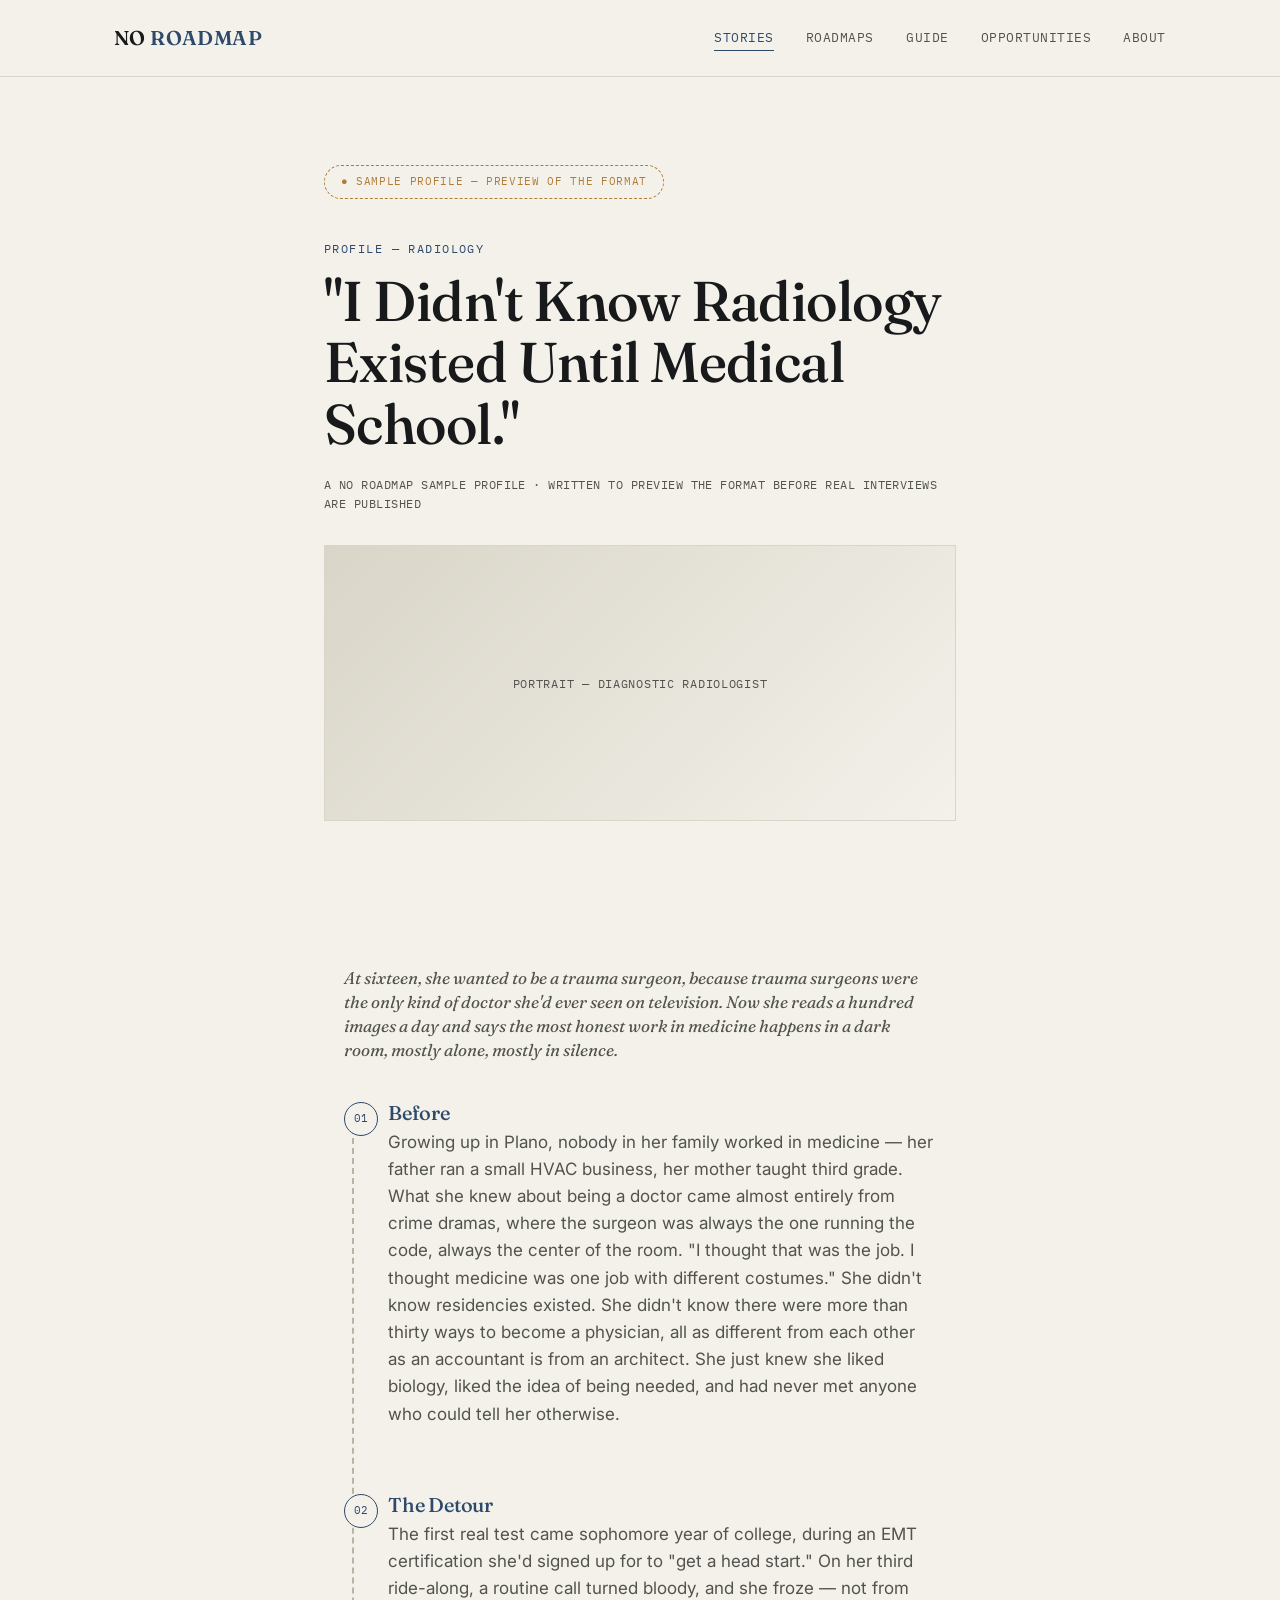
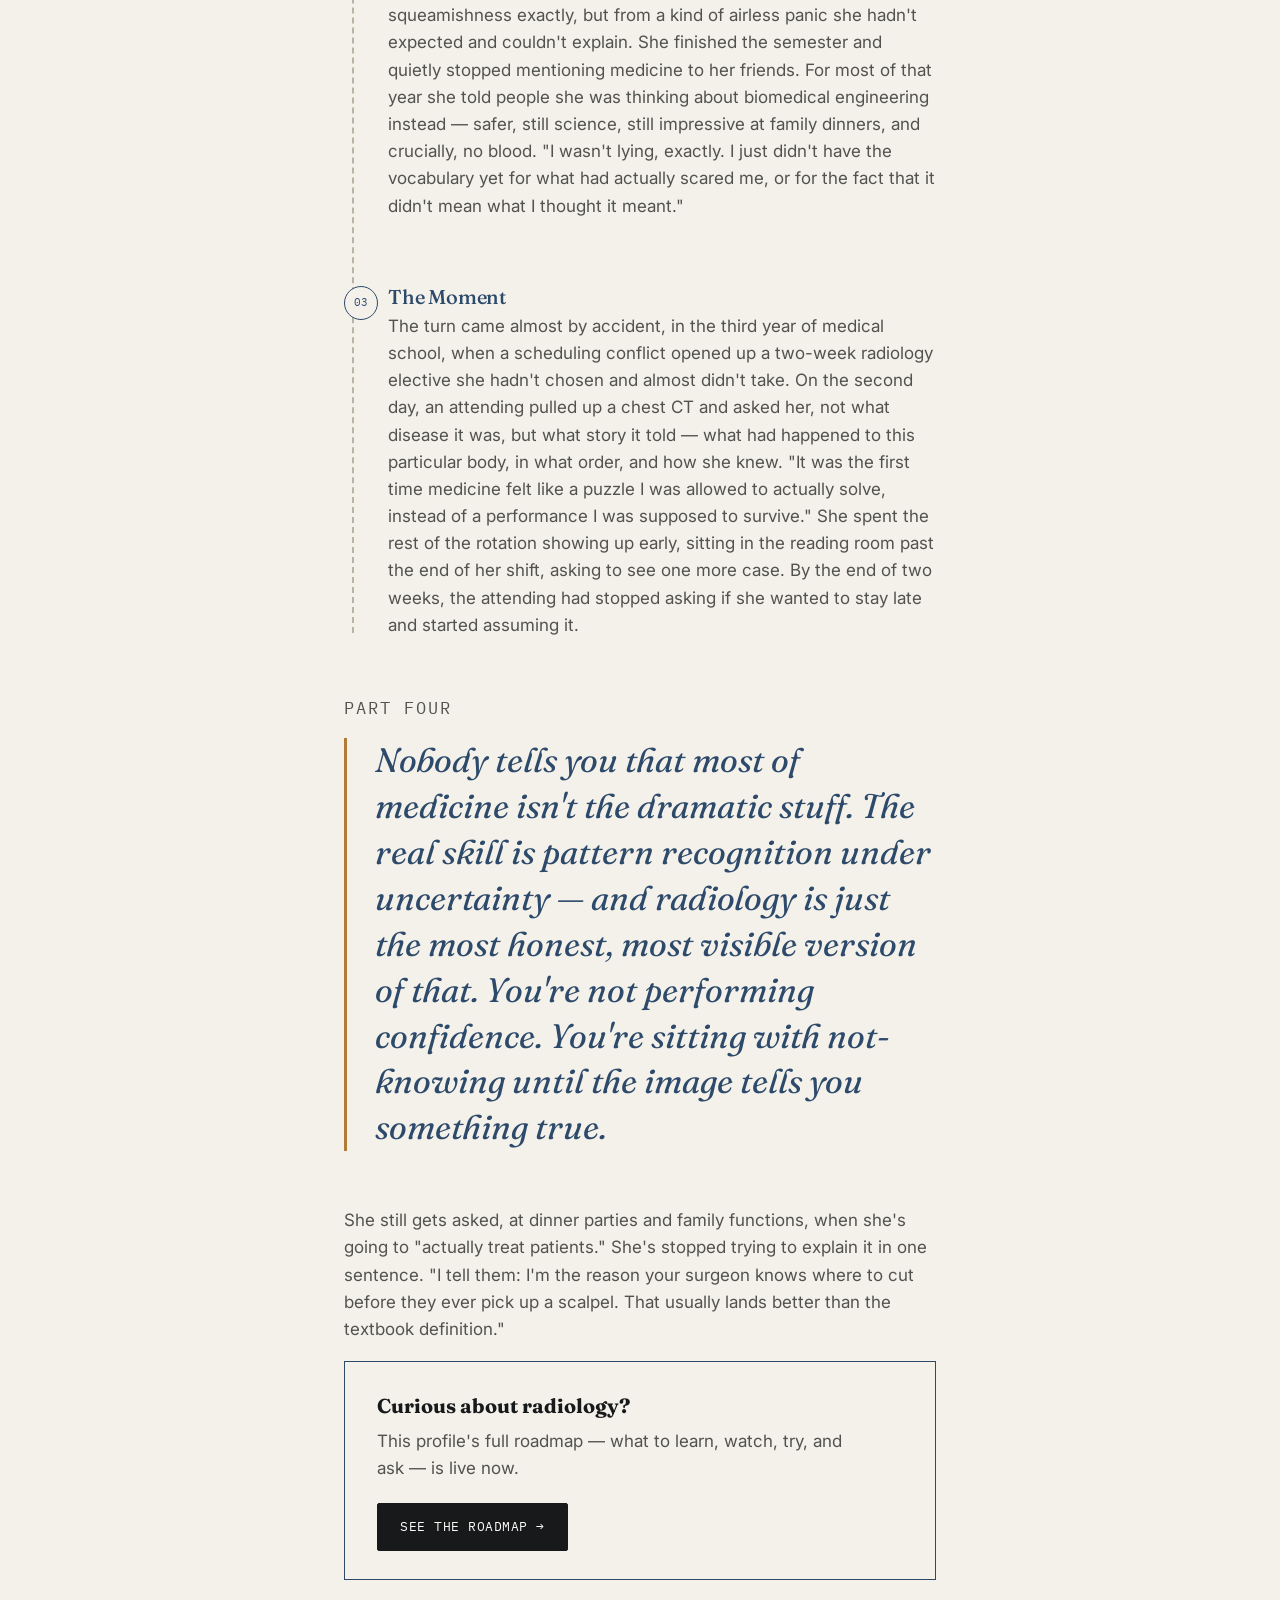
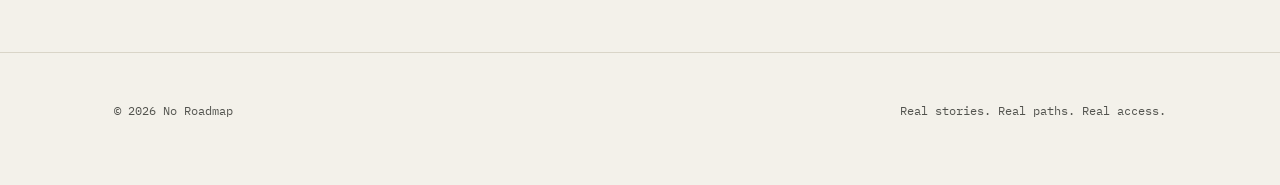
<file: story-radiology.html>
<!DOCTYPE html>
<html lang="en">
<head>
<meta charset="UTF-8">
<meta name="viewport" content="width=device-width, initial-scale=1.0">
<title>"I Didn't Know Radiology Existed Until Medical School." — No Roadmap</title>
<link rel="stylesheet" href="styles.css">
</head>
<body>

<nav class="site-nav">
  <div class="wrap">
    <a href="index.html" class="wordmark">NO <span>ROADMAP</span></a>
    <ul class="nav-links" id="navLinks">
      <li><a href="stories.html" aria-current="page">Stories</a></li>
      <li><a href="roadmaps.html">Roadmaps</a></li>
      <li><a href="guide.html">Guide</a></li>
      <li><a href="opportunities.html">Opportunities</a></li>
      <li><a href="about.html">About</a></li>
    </ul>
    <button class="nav-toggle" id="navToggle" aria-label="Toggle menu">MENU</button>
  </div>
</nav>

<header class="section-tight">
  <div class="wrap" style="padding-top:40px; max-width:760px;">
    <span class="sample-badge">● Sample Profile — Preview of the Format</span>
    <p class="eyebrow">Profile — Radiology</p>
    <h1 style="font-size:clamp(32px,5.5vw,56px); margin:12px 0 20px; line-height:1.1;">"I Didn't Know Radiology Existed Until Medical School."</h1>
    <p class="article-meta">A No Roadmap Sample Profile · Written to preview the format before real interviews are published</p>
    <div class="article-hero-photo">Portrait — Diagnostic Radiologist</div>
  </div>
</header>

<section>
  <div class="wrap article-body">

    <p class="lede" style="margin-bottom:40px;">At sixteen, she wanted to be a trauma surgeon, because trauma surgeons were the only kind of doctor she'd ever seen on television. Now she reads a hundred images a day and says the most honest work in medicine happens in a dark room, mostly alone, mostly in silence.</p>

    <div class="route-thread">

      <div class="waypoint" data-mark="01">
        <h3>Before</h3>
        <p>Growing up in Plano, nobody in her family worked in medicine — her father ran a small HVAC business, her mother taught third grade. What she knew about being a doctor came almost entirely from crime dramas, where the surgeon was always the one running the code, always the center of the room. "I thought that was the job. I thought medicine was one job with different costumes." She didn't know residencies existed. She didn't know there were more than thirty ways to become a physician, all as different from each other as an accountant is from an architect. She just knew she liked biology, liked the idea of being needed, and had never met anyone who could tell her otherwise.</p>
      </div>

      <div class="waypoint" data-mark="02">
        <h3>The Detour</h3>
        <p>The first real test came sophomore year of college, during an EMT certification she'd signed up for to "get a head start." On her third ride-along, a routine call turned bloody, and she froze — not from squeamishness exactly, but from a kind of airless panic she hadn't expected and couldn't explain. She finished the semester and quietly stopped mentioning medicine to her friends. For most of that year she told people she was thinking about biomedical engineering instead — safer, still science, still impressive at family dinners, and crucially, no blood. "I wasn't lying, exactly. I just didn't have the vocabulary yet for what had actually scared me, or for the fact that it didn't mean what I thought it meant."</p>
      </div>

      <div class="waypoint" data-mark="03">
        <h3>The Moment</h3>
        <p>The turn came almost by accident, in the third year of medical school, when a scheduling conflict opened up a two-week radiology elective she hadn't chosen and almost didn't take. On the second day, an attending pulled up a chest CT and asked her, not what disease it was, but what story it told — what had happened to this particular body, in what order, and how she knew. "It was the first time medicine felt like a puzzle I was allowed to actually solve, instead of a performance I was supposed to survive." She spent the rest of the rotation showing up early, sitting in the reading room past the end of her shift, asking to see one more case. By the end of two weeks, the attending had stopped asking if she wanted to stay late and started assuming it.</p>
      </div>

    </div>

    <div style="margin:56px 0;">
      <p class="eyebrow" style="margin-bottom:16px;">Part Four</p>
      <blockquote class="pull-quote">
        Nobody tells you that most of medicine isn't the dramatic stuff. The real skill is pattern recognition under uncertainty — and radiology is just the most honest, most visible version of that. You're not performing confidence. You're sitting with not-knowing until the image tells you something true.
      </blockquote>
    </div>

    <p>She still gets asked, at dinner parties and family functions, when she's going to "actually treat patients." She's stopped trying to explain it in one sentence. "I tell them: I'm the reason your surgeon knows where to cut before they ever pick up a scalpel. That usually lands better than the textbook definition."</p>

    <div class="roadmap-cta">
      <div>
        <h4>Curious about radiology?</h4>
        <p>This profile's full roadmap — what to learn, watch, try, and ask — is live now.</p>
      </div>
      <a href="roadmaps.html" class="btn btn-primary">See the Roadmap →</a>
    </div>

  </div>
</section>

<footer>
  <div class="wrap">
    <span>© 2026 No Roadmap</span>
    <span>Real stories. Real paths. Real access.</span>
  </div>
</footer>

<script src="script.js"></script>
</body>
</html>
</file>
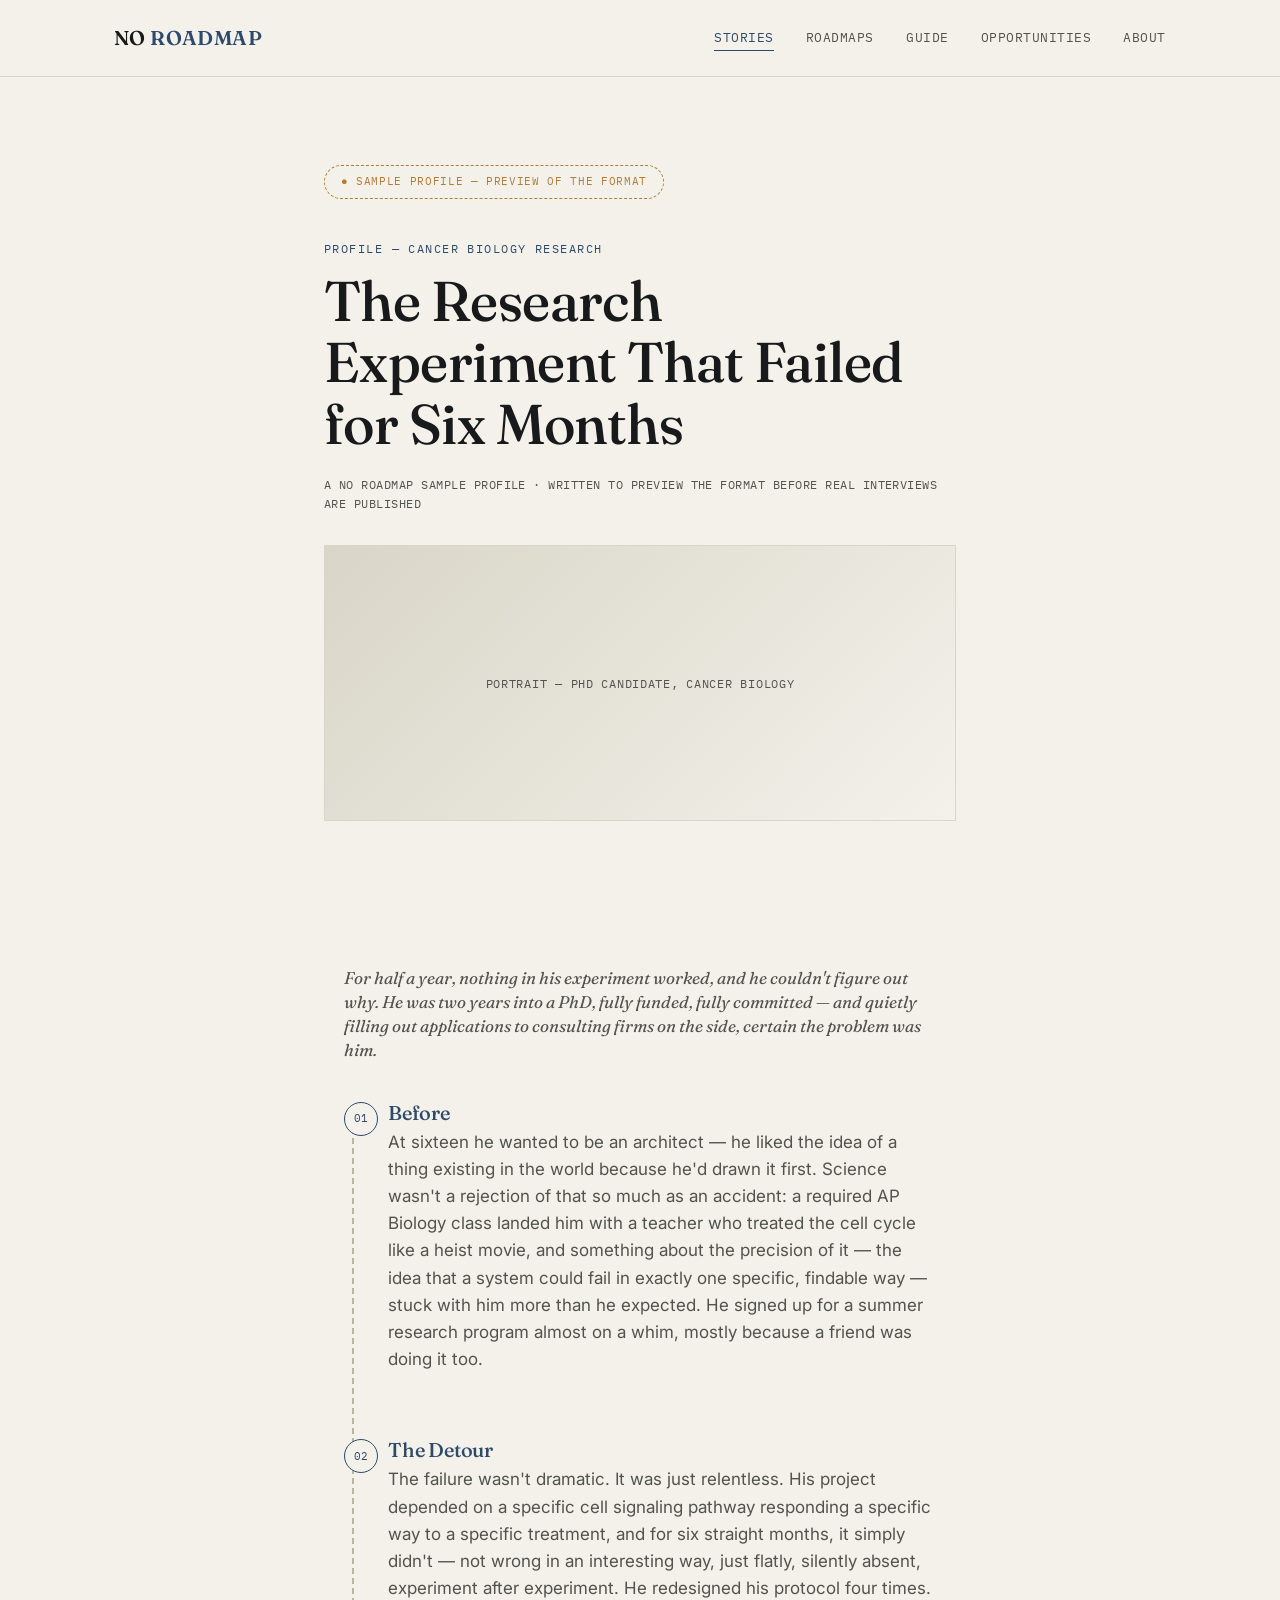
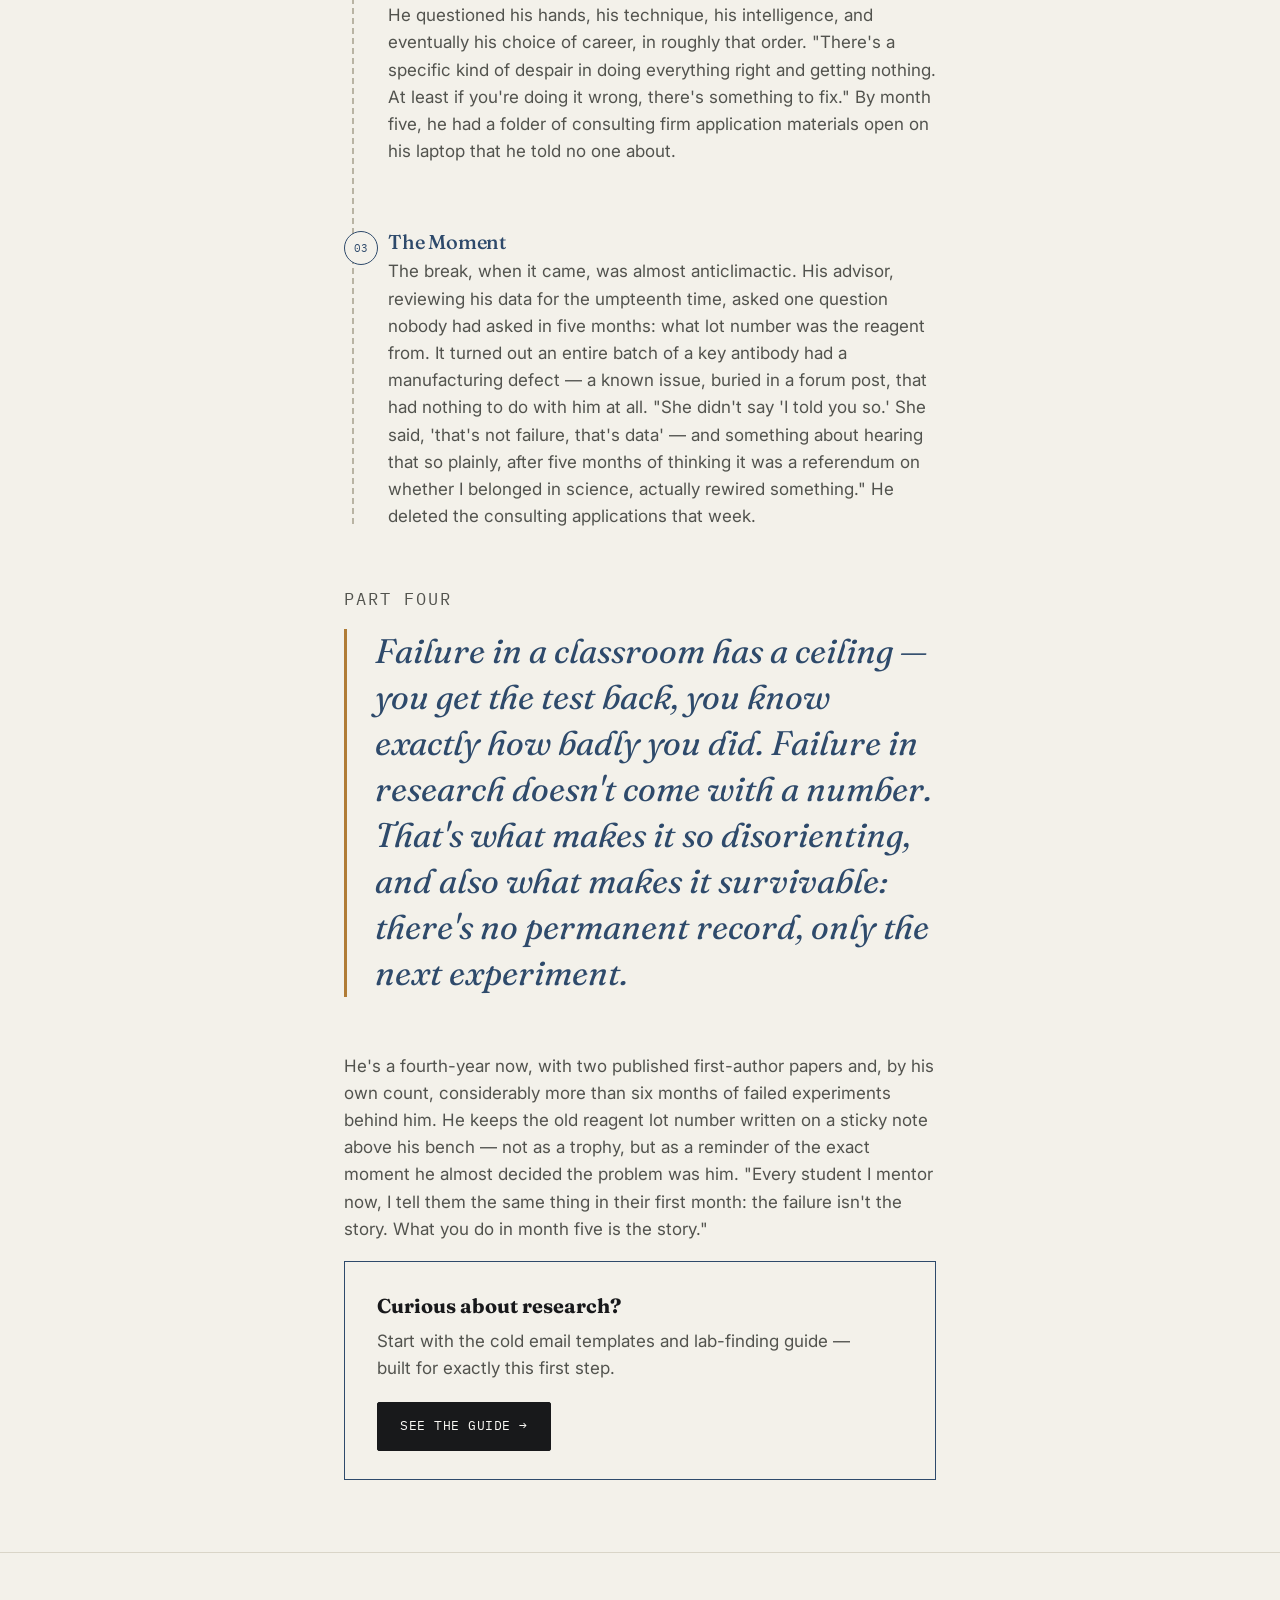
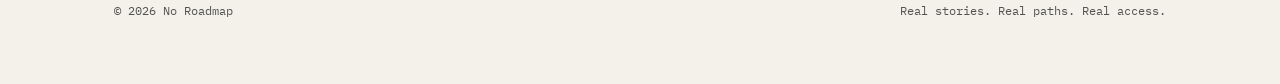
<file: story-research.html>
<!DOCTYPE html>
<html lang="en">
<head>
<meta charset="UTF-8">
<meta name="viewport" content="width=device-width, initial-scale=1.0">
<title>The Research Experiment That Failed for Six Months — No Roadmap</title>
<link rel="stylesheet" href="styles.css">
</head>
<body>

<nav class="site-nav">
  <div class="wrap">
    <a href="index.html" class="wordmark">NO <span>ROADMAP</span></a>
    <ul class="nav-links" id="navLinks">
      <li><a href="stories.html" aria-current="page">Stories</a></li>
      <li><a href="roadmaps.html">Roadmaps</a></li>
      <li><a href="guide.html">Guide</a></li>
      <li><a href="opportunities.html">Opportunities</a></li>
      <li><a href="about.html">About</a></li>
    </ul>
    <button class="nav-toggle" id="navToggle" aria-label="Toggle menu">MENU</button>
  </div>
</nav>

<header class="section-tight">
  <div class="wrap" style="padding-top:40px; max-width:760px;">
    <span class="sample-badge">● Sample Profile — Preview of the Format</span>
    <p class="eyebrow">Profile — Cancer Biology Research</p>
    <h1 style="font-size:clamp(32px,5.5vw,56px); margin:12px 0 20px; line-height:1.1;">The Research Experiment That Failed for Six Months</h1>
    <p class="article-meta">A No Roadmap Sample Profile · Written to preview the format before real interviews are published</p>
    <div class="article-hero-photo">Portrait — PhD Candidate, Cancer Biology</div>
  </div>
</header>

<section>
  <div class="wrap article-body">

    <p class="lede" style="margin-bottom:40px;">For half a year, nothing in his experiment worked, and he couldn't figure out why. He was two years into a PhD, fully funded, fully committed — and quietly filling out applications to consulting firms on the side, certain the problem was him.</p>

    <div class="route-thread">

      <div class="waypoint" data-mark="01">
        <h3>Before</h3>
        <p>At sixteen he wanted to be an architect — he liked the idea of a thing existing in the world because he'd drawn it first. Science wasn't a rejection of that so much as an accident: a required AP Biology class landed him with a teacher who treated the cell cycle like a heist movie, and something about the precision of it — the idea that a system could fail in exactly one specific, findable way — stuck with him more than he expected. He signed up for a summer research program almost on a whim, mostly because a friend was doing it too.</p>
      </div>

      <div class="waypoint" data-mark="02">
        <h3>The Detour</h3>
        <p>The failure wasn't dramatic. It was just relentless. His project depended on a specific cell signaling pathway responding a specific way to a specific treatment, and for six straight months, it simply didn't — not wrong in an interesting way, just flatly, silently absent, experiment after experiment. He redesigned his protocol four times. He questioned his hands, his technique, his intelligence, and eventually his choice of career, in roughly that order. "There's a specific kind of despair in doing everything right and getting nothing. At least if you're doing it wrong, there's something to fix." By month five, he had a folder of consulting firm application materials open on his laptop that he told no one about.</p>
      </div>

      <div class="waypoint" data-mark="03">
        <h3>The Moment</h3>
        <p>The break, when it came, was almost anticlimactic. His advisor, reviewing his data for the umpteenth time, asked one question nobody had asked in five months: what lot number was the reagent from. It turned out an entire batch of a key antibody had a manufacturing defect — a known issue, buried in a forum post, that had nothing to do with him at all. "She didn't say 'I told you so.' She said, 'that's not failure, that's data' — and something about hearing that so plainly, after five months of thinking it was a referendum on whether I belonged in science, actually rewired something." He deleted the consulting applications that week.</p>
      </div>

    </div>

    <div style="margin:56px 0;">
      <p class="eyebrow" style="margin-bottom:16px;">Part Four</p>
      <blockquote class="pull-quote">
        Failure in a classroom has a ceiling — you get the test back, you know exactly how badly you did. Failure in research doesn't come with a number. That's what makes it so disorienting, and also what makes it survivable: there's no permanent record, only the next experiment.
      </blockquote>
    </div>

    <p>He's a fourth-year now, with two published first-author papers and, by his own count, considerably more than six months of failed experiments behind him. He keeps the old reagent lot number written on a sticky note above his bench — not as a trophy, but as a reminder of the exact moment he almost decided the problem was him. "Every student I mentor now, I tell them the same thing in their first month: the failure isn't the story. What you do in month five is the story."</p>

    <div class="roadmap-cta">
      <div>
        <h4>Curious about research?</h4>
        <p>Start with the cold email templates and lab-finding guide — built for exactly this first step.</p>
      </div>
      <a href="guide.html" class="btn btn-primary">See the Guide →</a>
    </div>

  </div>
</section>

<footer>
  <div class="wrap">
    <span>© 2026 No Roadmap</span>
    <span>Real stories. Real paths. Real access.</span>
  </div>
</footer>

<script src="script.js"></script>
</body>
</html>
</file>
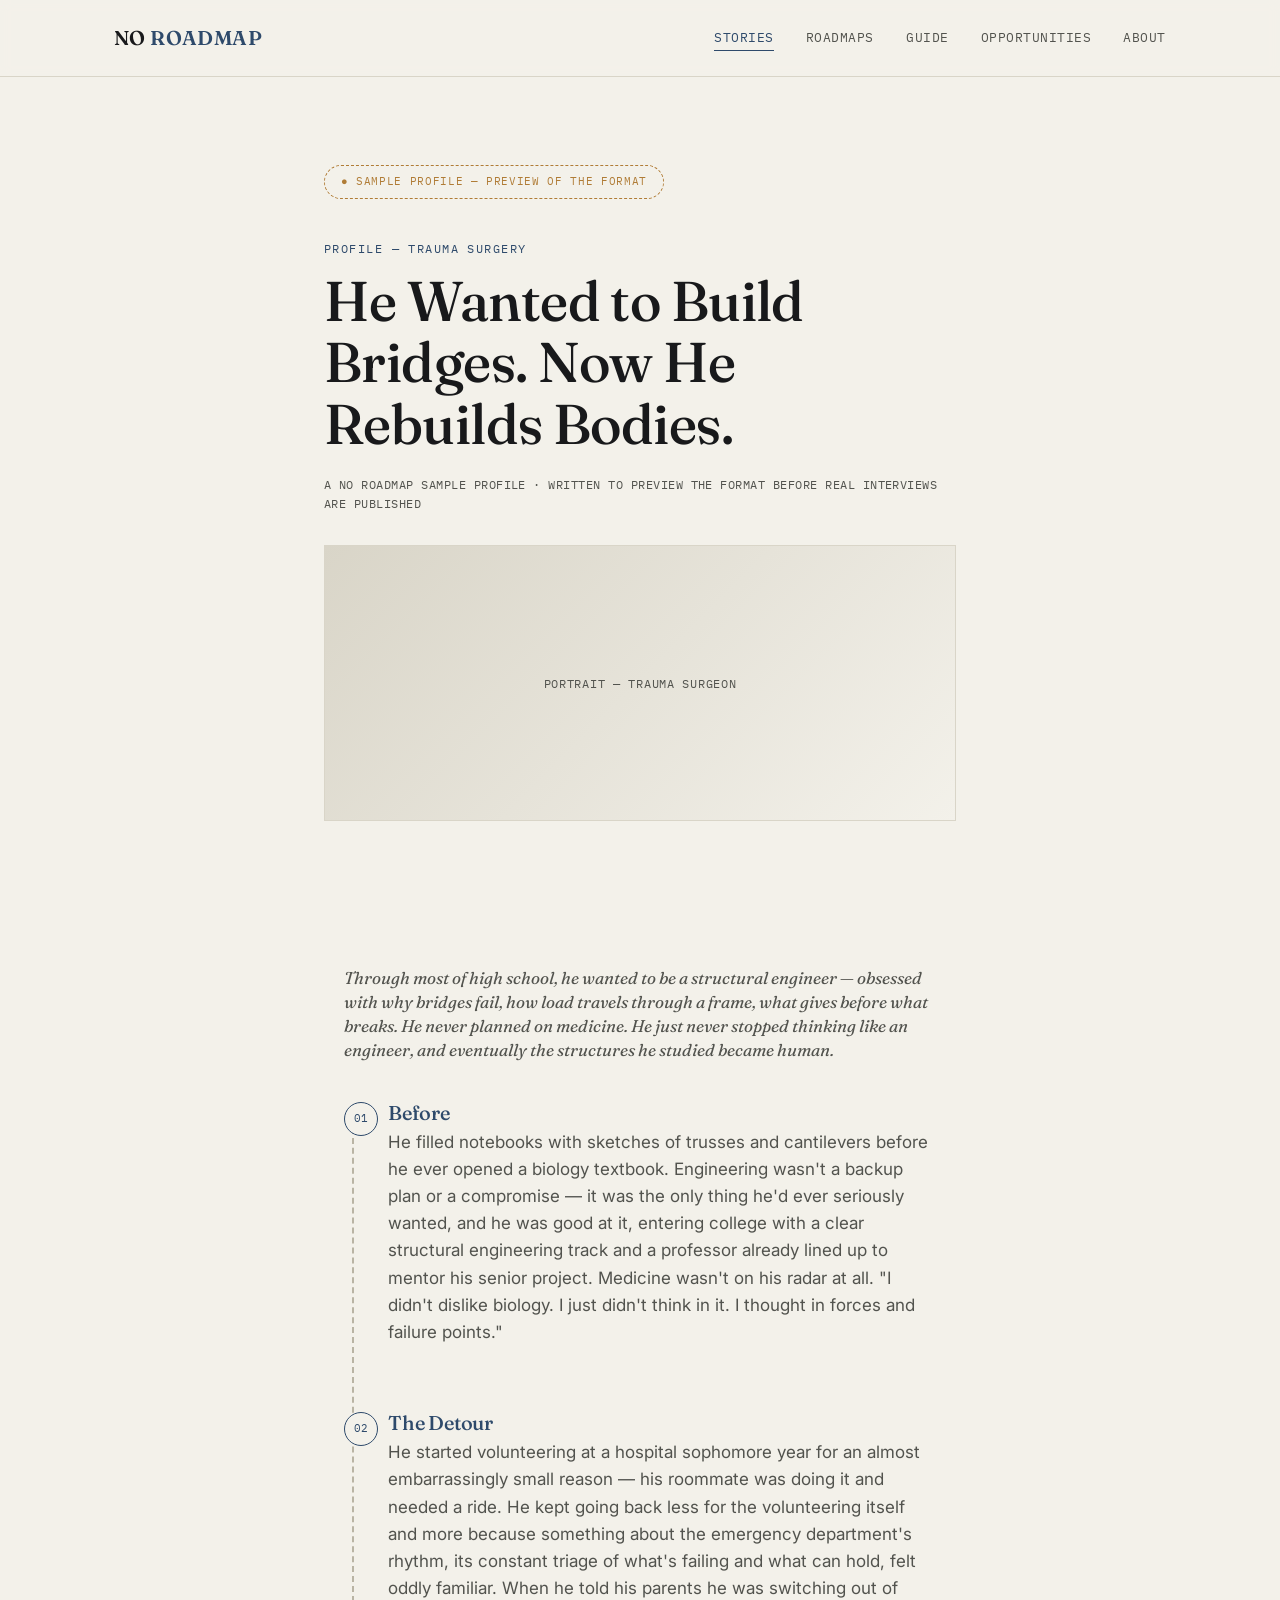
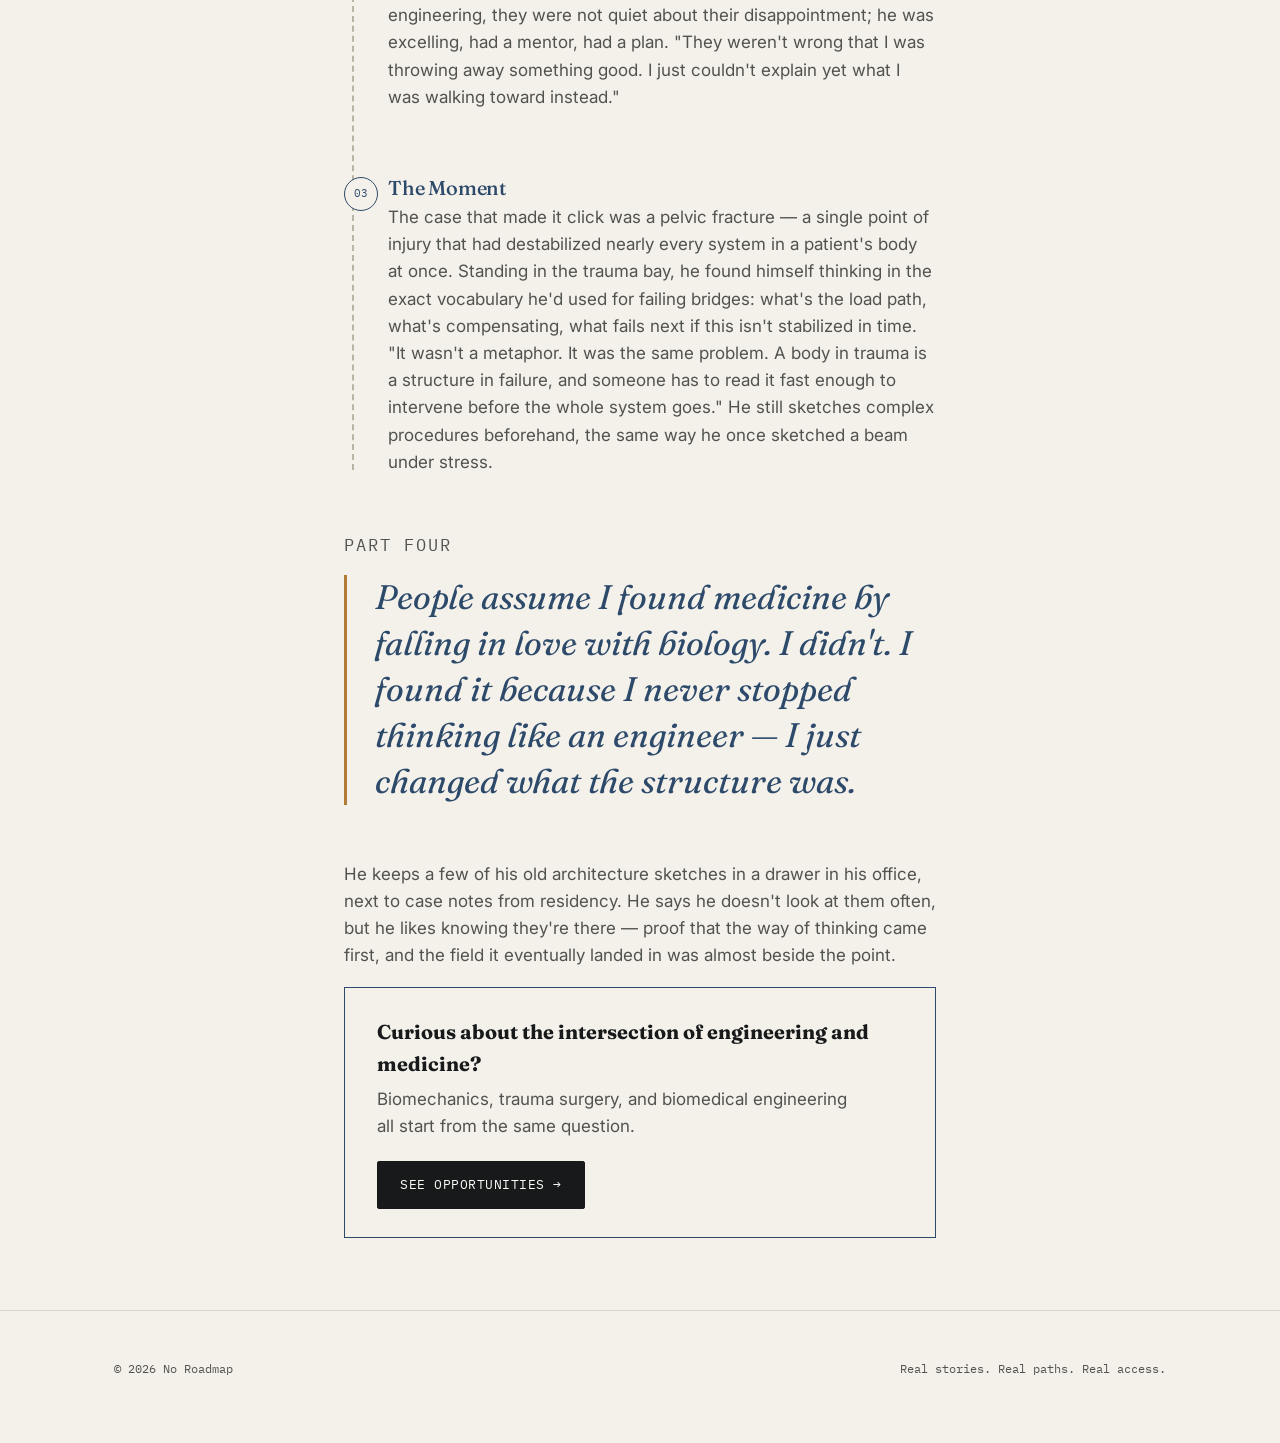
<file: story-trauma-surgery.html>
<!DOCTYPE html>
<html lang="en">
<head>
<meta charset="UTF-8">
<meta name="viewport" content="width=device-width, initial-scale=1.0">
<title>He Wanted to Build Bridges. Now He Rebuilds Bodies. — No Roadmap</title>
<link rel="stylesheet" href="styles.css">
</head>
<body>

<nav class="site-nav">
  <div class="wrap">
    <a href="index.html" class="wordmark">NO <span>ROADMAP</span></a>
    <ul class="nav-links" id="navLinks">
      <li><a href="stories.html" aria-current="page">Stories</a></li>
      <li><a href="roadmaps.html">Roadmaps</a></li>
      <li><a href="guide.html">Guide</a></li>
      <li><a href="opportunities.html">Opportunities</a></li>
      <li><a href="about.html">About</a></li>
    </ul>
    <button class="nav-toggle" id="navToggle" aria-label="Toggle menu">MENU</button>
  </div>
</nav>

<header class="section-tight">
  <div class="wrap" style="padding-top:40px; max-width:760px;">
    <span class="sample-badge">● Sample Profile — Preview of the Format</span>
    <p class="eyebrow">Profile — Trauma Surgery</p>
    <h1 style="font-size:clamp(32px,5.5vw,56px); margin:12px 0 20px; line-height:1.1;">He Wanted to Build Bridges. Now He Rebuilds Bodies.</h1>
    <p class="article-meta">A No Roadmap Sample Profile · Written to preview the format before real interviews are published</p>
    <div class="article-hero-photo">Portrait — Trauma Surgeon</div>
  </div>
</header>

<section>
  <div class="wrap article-body">

    <p class="lede" style="margin-bottom:40px;">Through most of high school, he wanted to be a structural engineer — obsessed with why bridges fail, how load travels through a frame, what gives before what breaks. He never planned on medicine. He just never stopped thinking like an engineer, and eventually the structures he studied became human.</p>

    <div class="route-thread">

      <div class="waypoint" data-mark="01">
        <h3>Before</h3>
        <p>He filled notebooks with sketches of trusses and cantilevers before he ever opened a biology textbook. Engineering wasn't a backup plan or a compromise — it was the only thing he'd ever seriously wanted, and he was good at it, entering college with a clear structural engineering track and a professor already lined up to mentor his senior project. Medicine wasn't on his radar at all. "I didn't dislike biology. I just didn't think in it. I thought in forces and failure points."</p>
      </div>

      <div class="waypoint" data-mark="02">
        <h3>The Detour</h3>
        <p>He started volunteering at a hospital sophomore year for an almost embarrassingly small reason — his roommate was doing it and needed a ride. He kept going back less for the volunteering itself and more because something about the emergency department's rhythm, its constant triage of what's failing and what can hold, felt oddly familiar. When he told his parents he was switching out of engineering, they were not quiet about their disappointment; he was excelling, had a mentor, had a plan. "They weren't wrong that I was throwing away something good. I just couldn't explain yet what I was walking toward instead."</p>
      </div>

      <div class="waypoint" data-mark="03">
        <h3>The Moment</h3>
        <p>The case that made it click was a pelvic fracture — a single point of injury that had destabilized nearly every system in a patient's body at once. Standing in the trauma bay, he found himself thinking in the exact vocabulary he'd used for failing bridges: what's the load path, what's compensating, what fails next if this isn't stabilized in time. "It wasn't a metaphor. It was the same problem. A body in trauma is a structure in failure, and someone has to read it fast enough to intervene before the whole system goes." He still sketches complex procedures beforehand, the same way he once sketched a beam under stress.</p>
      </div>

    </div>

    <div style="margin:56px 0;">
      <p class="eyebrow" style="margin-bottom:16px;">Part Four</p>
      <blockquote class="pull-quote">
        People assume I found medicine by falling in love with biology. I didn't. I found it because I never stopped thinking like an engineer — I just changed what the structure was.
      </blockquote>
    </div>

    <p>He keeps a few of his old architecture sketches in a drawer in his office, next to case notes from residency. He says he doesn't look at them often, but he likes knowing they're there — proof that the way of thinking came first, and the field it eventually landed in was almost beside the point.</p>

    <div class="roadmap-cta">
      <div>
        <h4>Curious about the intersection of engineering and medicine?</h4>
        <p>Biomechanics, trauma surgery, and biomedical engineering all start from the same question.</p>
      </div>
      <a href="opportunities.html" class="btn btn-primary">See Opportunities →</a>
    </div>

  </div>
</section>

<footer>
  <div class="wrap">
    <span>© 2026 No Roadmap</span>
    <span>Real stories. Real paths. Real access.</span>
  </div>
</footer>

<script src="script.js"></script>
</body>
</html>
</file>
<file: styles.css>
/* ==========================================================================
   NO ROADMAP — Design System
   Editorial / field-guide aesthetic. Paper, ink, and a single route-blue
   accent, threaded through with a hand-drawn wayfinding line. No medical
   crosses, no cartoon doctors, no corporate blue.
   ========================================================================== */

@import url('https://fonts.googleapis.com/css2?family=Fraunces:ital,opsz,wght@0,9..144,300;0,9..144,400;0,9..144,500;0,9..144,600;1,9..144,400;1,9..144,500&family=Inter:wght@400;500;600&family=IBM+Plex+Mono:wght@400;500&display=swap');

:root {
  --paper: #F3F1EA;
  --paper-raised: #FBFAF6;
  --ink: #18191B;
  --ink-soft: #52534E;
  --route: #2E4A6B;
  --route-soft: #6C89A6;
  --waypoint: #B07C36;
  --moss: #5C6B4F;
  --rule: #D9D5C8;
  --rule-strong: #B9B4A4;

  --font-display: 'Fraunces', Georgia, serif;
  --font-body: 'Inter', -apple-system, sans-serif;
  --font-mono: 'IBM Plex Mono', 'Courier New', monospace;

  --max: 1180px;
  --gutter: clamp(24px, 5vw, 64px);
}

* { box-sizing: border-box; }

html { scroll-behavior: smooth; }

@media (prefers-reduced-motion: reduce) {
  html { scroll-behavior: auto; }
  * { animation-duration: 0.001ms !important; transition-duration: 0.001ms !important; }
}

body {
  margin: 0;
  background: var(--paper);
  color: var(--ink);
  font-family: var(--font-body);
  font-size: 16px;
  line-height: 1.6;
  -webkit-font-smoothing: antialiased;
}

img { max-width: 100%; display: block; }
a { color: inherit; }

.wrap {
  max-width: var(--max);
  margin: 0 auto;
  padding: 0 var(--gutter);
}

/* ---- Type ---- */

h1, h2, h3, .display {
  font-family: var(--font-display);
  font-weight: 500;
  line-height: 1.05;
  letter-spacing: -0.01em;
  margin: 0;
}

.eyebrow {
  font-family: var(--font-mono);
  font-size: 12px;
  letter-spacing: 0.12em;
  text-transform: uppercase;
  color: var(--route);
}

.lede {
  font-family: var(--font-display);
  font-style: italic;
  font-weight: 400;
  font-size: clamp(20px, 2.4vw, 28px);
  line-height: 1.4;
  color: var(--ink-soft);
}

/* ---- Nav ---- */

.site-nav {
  position: sticky;
  top: 0;
  z-index: 50;
  background: rgba(243, 241, 234, 0.92);
  backdrop-filter: blur(6px);
  border-bottom: 1px solid var(--rule);
}

.site-nav .wrap {
  display: flex;
  align-items: center;
  justify-content: space-between;
  height: 76px;
}

.wordmark {
  font-family: var(--font-display);
  font-weight: 600;
  font-size: 20px;
  letter-spacing: 0.02em;
  text-decoration: none;
  color: var(--ink);
}
.wordmark span { color: var(--route); }

.nav-links {
  display: flex;
  gap: 32px;
  list-style: none;
  margin: 0;
  padding: 0;
  font-family: var(--font-mono);
  font-size: 13px;
  letter-spacing: 0.04em;
  text-transform: uppercase;
}

.nav-links a {
  text-decoration: none;
  color: var(--ink-soft);
  padding-bottom: 4px;
  border-bottom: 1px solid transparent;
  transition: color 0.15s, border-color 0.15s;
}
.nav-links a:hover,
.nav-links a[aria-current="page"] {
  color: var(--route);
  border-color: var(--route);
}

.nav-toggle {
  display: none;
  background: none;
  border: 1px solid var(--rule-strong);
  border-radius: 3px;
  padding: 8px 10px;
  font-family: var(--font-mono);
  font-size: 12px;
  cursor: pointer;
}

@media (max-width: 720px) {
  .nav-links {
    position: absolute;
    top: 76px; left: 0; right: 0;
    background: var(--paper);
    border-bottom: 1px solid var(--rule);
    flex-direction: column;
    gap: 0;
    display: none;
  }
  .nav-links.open { display: flex; }
  .nav-links li { border-top: 1px solid var(--rule); }
  .nav-links a { display: block; padding: 16px var(--gutter); }
  .nav-toggle { display: block; }
}

/* ---- Buttons ---- */

.btn {
  display: inline-flex;
  align-items: center;
  gap: 8px;
  font-family: var(--font-mono);
  font-size: 13px;
  letter-spacing: 0.04em;
  text-transform: uppercase;
  text-decoration: none;
  padding: 13px 22px;
  border-radius: 2px;
  border: 1px solid var(--ink);
  transition: background 0.15s, color 0.15s;
  cursor: pointer;
}
.btn-primary { background: var(--ink); color: var(--paper-raised); }
.btn-primary:hover { background: var(--route); border-color: var(--route); }
.btn-ghost { background: transparent; color: var(--ink); }
.btn-ghost:hover { background: var(--ink); color: var(--paper-raised); }

/* ---- Hero ---- */

.hero {
  position: relative;
  padding: 96px 0 80px;
  overflow: hidden;
}

.hero-route {
  position: absolute;
  inset: 0;
  width: 100%;
  height: 100%;
  z-index: 0;
  opacity: 0.55;
}

.hero-inner { position: relative; z-index: 1; max-width: 760px; }

.hero h1 {
  font-size: clamp(48px, 9vw, 104px);
  margin-bottom: 20px;
}

.hero .lede { max-width: 560px; margin: 0 0 36px; }

.hero-actions { display: flex; gap: 16px; flex-wrap: wrap; }

/* ---- Sections ---- */

section { padding: 72px 0; }
.section-tight { padding: 48px 0; }

.rule {
  border: none;
  border-top: 1px solid var(--rule);
  margin: 0;
}

.section-head {
  display: flex;
  align-items: baseline;
  justify-content: space-between;
  gap: 24px;
  margin-bottom: 40px;
  flex-wrap: wrap;
}

.section-head h2 { font-size: clamp(28px, 4vw, 40px); }

/* ---- Waypoint / route thread (signature element) ---- */

.route-thread {
  position: relative;
  padding-left: 44px;
}
.route-thread::before {
  content: '';
  position: absolute;
  left: 8px; top: 6px; bottom: 6px;
  width: 0;
  border-left: 2px dashed var(--rule-strong);
}
.waypoint {
  position: relative;
  padding-bottom: 48px;
}
.waypoint:last-child { padding-bottom: 0; }
.waypoint::before {
  content: attr(data-mark);
  position: absolute;
  left: -44px; top: 0;
  width: 32px; height: 32px;
  border: 1.5px solid var(--route);
  border-radius: 50%;
  background: var(--paper);
  color: var(--route);
  font-family: var(--font-mono);
  font-size: 11px;
  display: flex;
  align-items: center;
  justify-content: center;
}
.waypoint h3 {
  font-size: 20px;
  margin-bottom: 6px;
  color: var(--route);
}
.waypoint p { margin: 0; color: var(--ink-soft); }
.waypoint ul { margin: 8px 0 0; padding-left: 18px; color: var(--ink-soft); }
.waypoint li { margin-bottom: 4px; }

/* ---- Cards ---- */

.grid {
  display: grid;
  gap: 28px;
  grid-template-columns: repeat(auto-fill, minmax(280px, 1fr));
}

.card {
  background: var(--paper-raised);
  border: 1px solid var(--rule);
  padding: 28px;
  position: relative;
  transition: transform 0.15s, box-shadow 0.15s;
}
.card:hover { transform: translateY(-3px); box-shadow: 0 12px 24px -16px rgba(24,25,27,0.25); }

.card-mark {
  font-family: var(--font-mono);
  font-size: 11px;
  letter-spacing: 0.06em;
  color: var(--waypoint);
  display: block;
  margin-bottom: 14px;
}

.card h3 {
  font-size: 22px;
  margin-bottom: 10px;
}

.card p { color: var(--ink-soft); font-size: 15px; margin: 0; }

.card-photo {
  aspect-ratio: 4/3;
  background: linear-gradient(135deg, var(--rule) 0%, var(--paper) 100%);
  border: 1px solid var(--rule);
  margin-bottom: 18px;
  display: flex;
  align-items: center;
  justify-content: center;
  font-family: var(--font-mono);
  font-size: 11px;
  color: var(--ink-soft);
  text-transform: uppercase;
  letter-spacing: 0.06em;
}

.tag {
  display: inline-block;
  font-family: var(--font-mono);
  font-size: 11px;
  letter-spacing: 0.04em;
  text-transform: uppercase;
  color: var(--moss);
  border: 1px solid var(--moss);
  border-radius: 999px;
  padding: 3px 10px;
  margin: 0 6px 6px 0;
}

.status-pill {
  position: absolute;
  top: 24px; right: 24px;
  font-family: var(--font-mono);
  font-size: 10px;
  letter-spacing: 0.06em;
  text-transform: uppercase;
  color: var(--ink-soft);
  border: 1px dashed var(--rule-strong);
  padding: 3px 8px;
  border-radius: 999px;
}

/* ---- Pull quote ---- */

.pull-quote {
  font-family: var(--font-display);
  font-style: italic;
  font-size: clamp(24px, 3vw, 34px);
  line-height: 1.35;
  color: var(--route);
  max-width: 760px;
  margin: 0;
  padding-left: 28px;
  border-left: 3px solid var(--waypoint);
}

/* ---- Footer ---- */

footer {
  border-top: 1px solid var(--rule);
  padding: 48px 0 64px;
  font-family: var(--font-mono);
  font-size: 12px;
  color: var(--ink-soft);
}
footer .wrap { display: flex; justify-content: space-between; flex-wrap: wrap; gap: 16px; }

/* ---- Utility ---- */

.center { text-align: center; }
.mt-0 { margin-top: 0; }
.two-col {
  display: grid;
  grid-template-columns: 1.1fr 0.9fr;
  gap: 64px;
  align-items: start;
}
@media (max-width: 860px) {
  .two-col { grid-template-columns: 1fr; }
}

.filter-row {
  display: flex;
  gap: 10px;
  flex-wrap: wrap;
  margin-bottom: 40px;
}
.filter-btn {
  font-family: var(--font-mono);
  font-size: 12px;
  letter-spacing: 0.04em;
  text-transform: uppercase;
  background: transparent;
  border: 1px solid var(--rule-strong);
  border-radius: 999px;
  padding: 8px 16px;
  cursor: pointer;
  color: var(--ink-soft);
  transition: all 0.15s;
}
.filter-btn:hover, .filter-btn.active {
  border-color: var(--route);
  color: var(--route);
  background: rgba(46,74,107,0.06);
}

/* ---- Resource database cards ---- */

.meta-list {
  list-style: none;
  margin: 16px 0;
  padding: 0;
  font-family: var(--font-mono);
  font-size: 12px;
}
.meta-list li {
  display: flex;
  justify-content: space-between;
  gap: 12px;
  padding: 6px 0;
  border-top: 1px dashed var(--rule);
  color: var(--ink-soft);
}
.meta-list li:first-child { border-top: none; }
.meta-list b { color: var(--ink); font-weight: 500; text-align: right; }

.card-link {
  display: inline-block;
  margin-top: 6px;
  font-family: var(--font-mono);
  font-size: 12px;
  text-transform: uppercase;
  letter-spacing: 0.04em;
  color: var(--route);
  text-decoration: none;
  border-bottom: 1px solid var(--route);
}
.card-link:hover { color: var(--waypoint); border-color: var(--waypoint); }

.region-head {
  display: flex;
  align-items: baseline;
  gap: 14px;
  margin: 56px 0 24px;
}
.region-head:first-of-type { margin-top: 0; }
.region-head h3 {
  font-family: var(--font-display);
  font-size: 24px;
  color: var(--route);
  margin: 0;
}
.region-head .count {
  font-family: var(--font-mono);
  font-size: 12px;
  color: var(--ink-soft);
}

.note-box {
  border-left: 3px solid var(--waypoint);
  background: rgba(176,124,54,0.06);
  padding: 16px 20px;
  font-size: 14px;
  color: var(--ink-soft);
  margin-bottom: 40px;
}

/* ---- Templates (Guide page) ---- */

.template-card {
  background: var(--paper-raised);
  border: 1px solid var(--rule);
  padding: 32px;
  margin-bottom: 28px;
  position: relative;
}
.template-card .template-title {
  font-family: var(--font-mono);
  font-size: 12px;
  letter-spacing: 0.06em;
  text-transform: uppercase;
  color: var(--route);
  margin-bottom: 16px;
  display: block;
}
.template-body {
  font-family: 'Courier New', monospace;
  font-size: 14px;
  line-height: 1.7;
  white-space: pre-wrap;
  color: var(--ink);
}
.template-body .fill {
  color: var(--waypoint);
  font-weight: 600;
}
.copy-btn {
  position: absolute;
  top: 28px; right: 28px;
  font-family: var(--font-mono);
  font-size: 11px;
  letter-spacing: 0.04em;
  text-transform: uppercase;
  background: transparent;
  border: 1px solid var(--rule-strong);
  border-radius: 2px;
  padding: 6px 12px;
  cursor: pointer;
  color: var(--ink-soft);
}
.copy-btn:hover { border-color: var(--route); color: var(--route); }

.guide-block { margin-bottom: 56px; }
.guide-block h3 { font-size: 26px; margin-bottom: 14px; }
.guide-block p { color: var(--ink-soft); max-width: 680px; }

/* ---- Article / Profile pages ---- */

.sample-badge {
  display: inline-flex;
  align-items: center;
  gap: 8px;
  font-family: var(--font-mono);
  font-size: 11px;
  letter-spacing: 0.06em;
  text-transform: uppercase;
  color: var(--waypoint);
  border: 1px dashed var(--waypoint);
  border-radius: 999px;
  padding: 7px 16px;
  margin-bottom: 28px;
}

.article-hero-photo {
  aspect-ratio: 16/7;
  background: linear-gradient(135deg, var(--rule) 0%, var(--paper) 100%);
  border: 1px solid var(--rule);
  display: flex;
  align-items: center;
  justify-content: center;
  font-family: var(--font-mono);
  font-size: 12px;
  color: var(--ink-soft);
  text-transform: uppercase;
  letter-spacing: 0.06em;
  margin: 32px 0 8px;
}

.article-body { max-width: 720px; }
.article-body p { color: var(--ink-soft); margin-bottom: 18px; font-size: 17px; }

.article-meta {
  font-family: var(--font-mono);
  font-size: 12px;
  color: var(--ink-soft);
  text-transform: uppercase;
  letter-spacing: 0.04em;
  margin-bottom: 8px;
}

.roadmap-cta {
  border: 1px solid var(--route);
  padding: 28px 32px;
  margin-top: 16px;
  display: flex;
  align-items: center;
  justify-content: space-between;
  gap: 20px;
  flex-wrap: wrap;
}
.roadmap-cta p { margin: 0; color: var(--ink-soft); max-width: 480px; }
.roadmap-cta h4 { font-family: var(--font-display); font-size: 20px; margin: 0 0 6px; }
</file>
